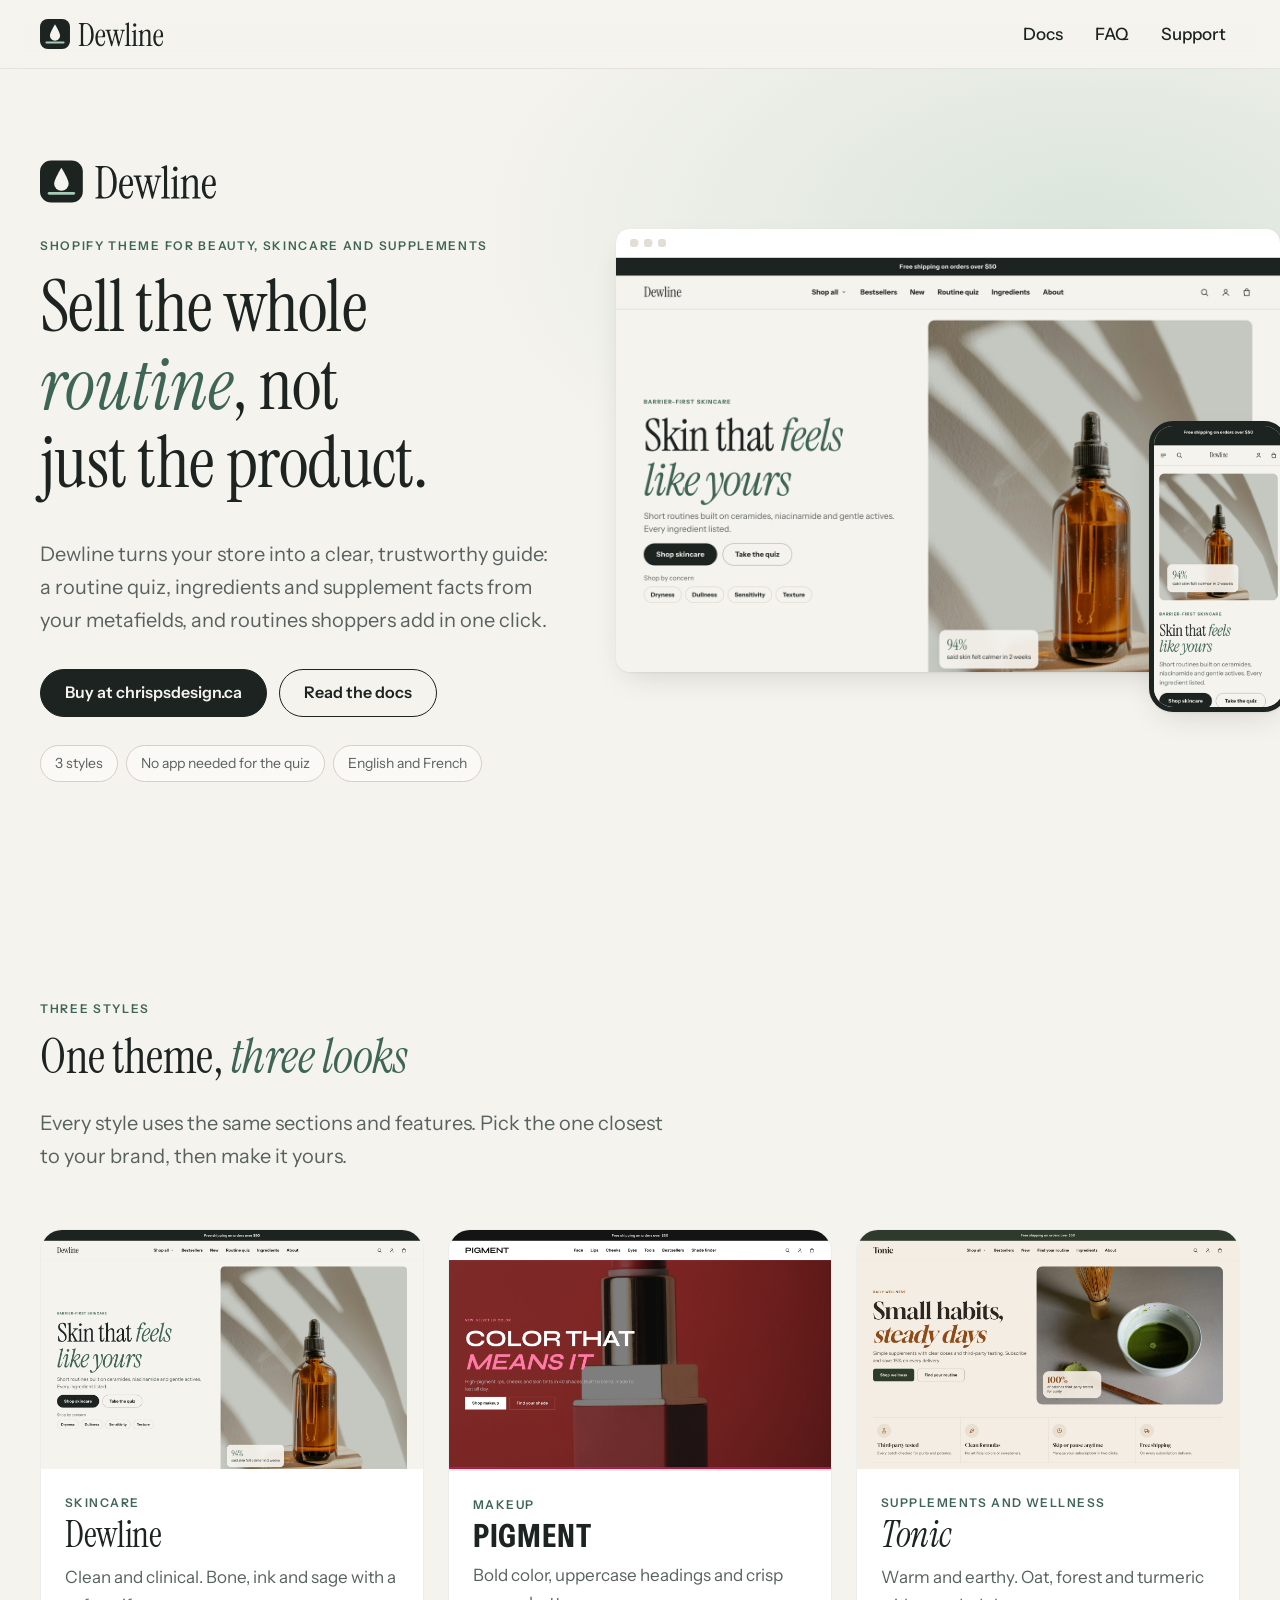
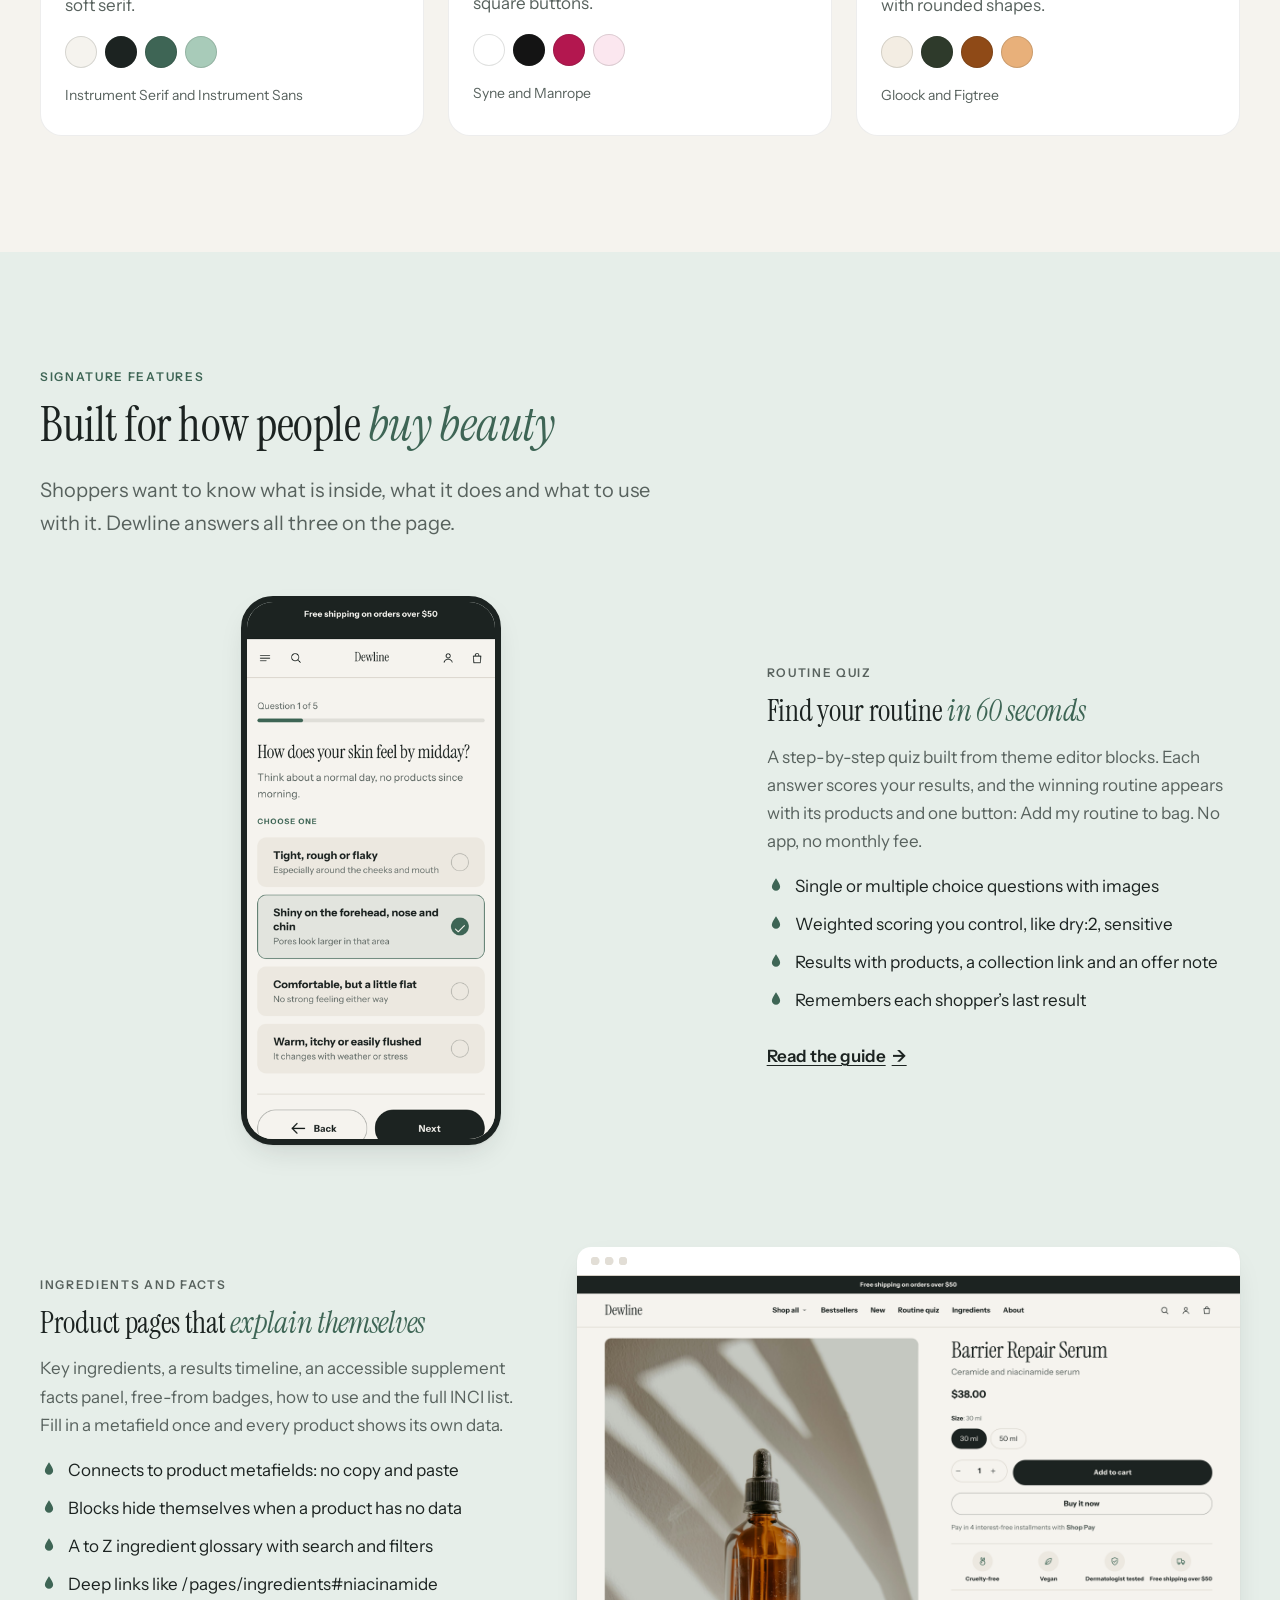
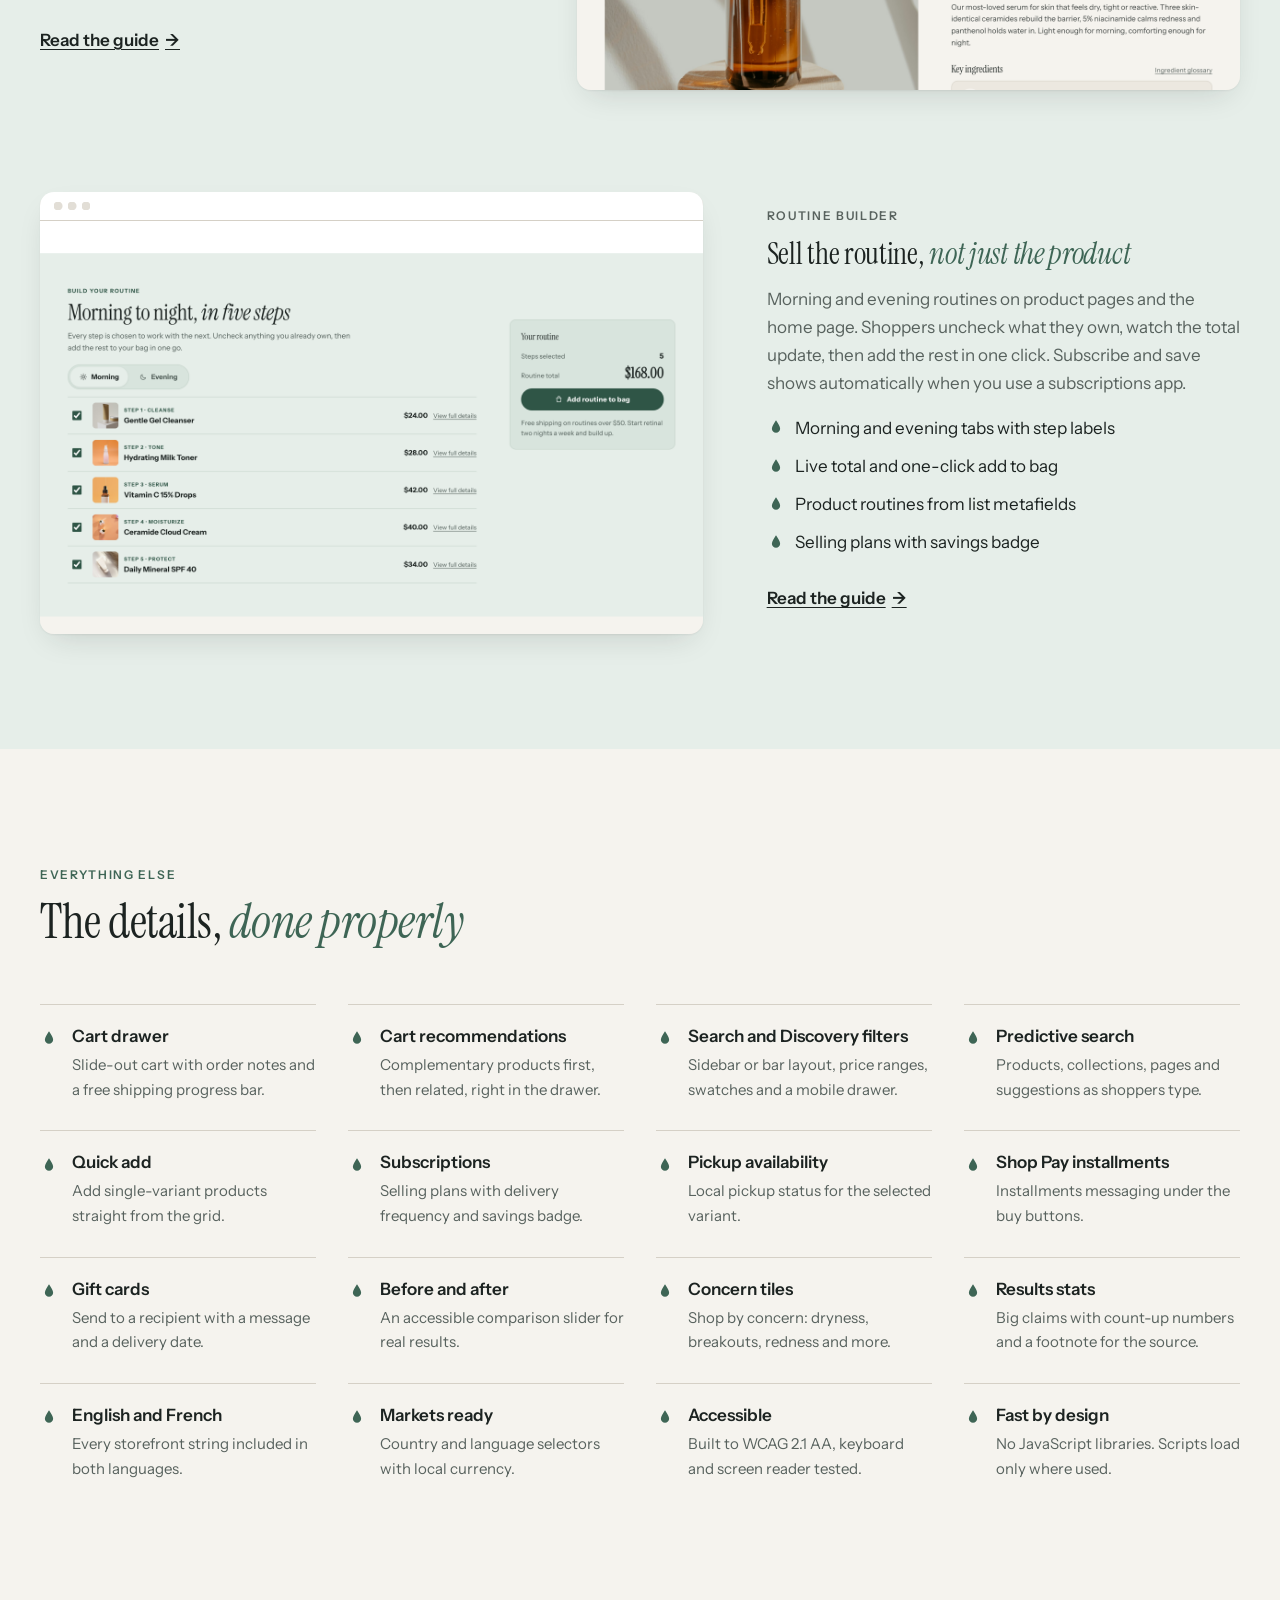
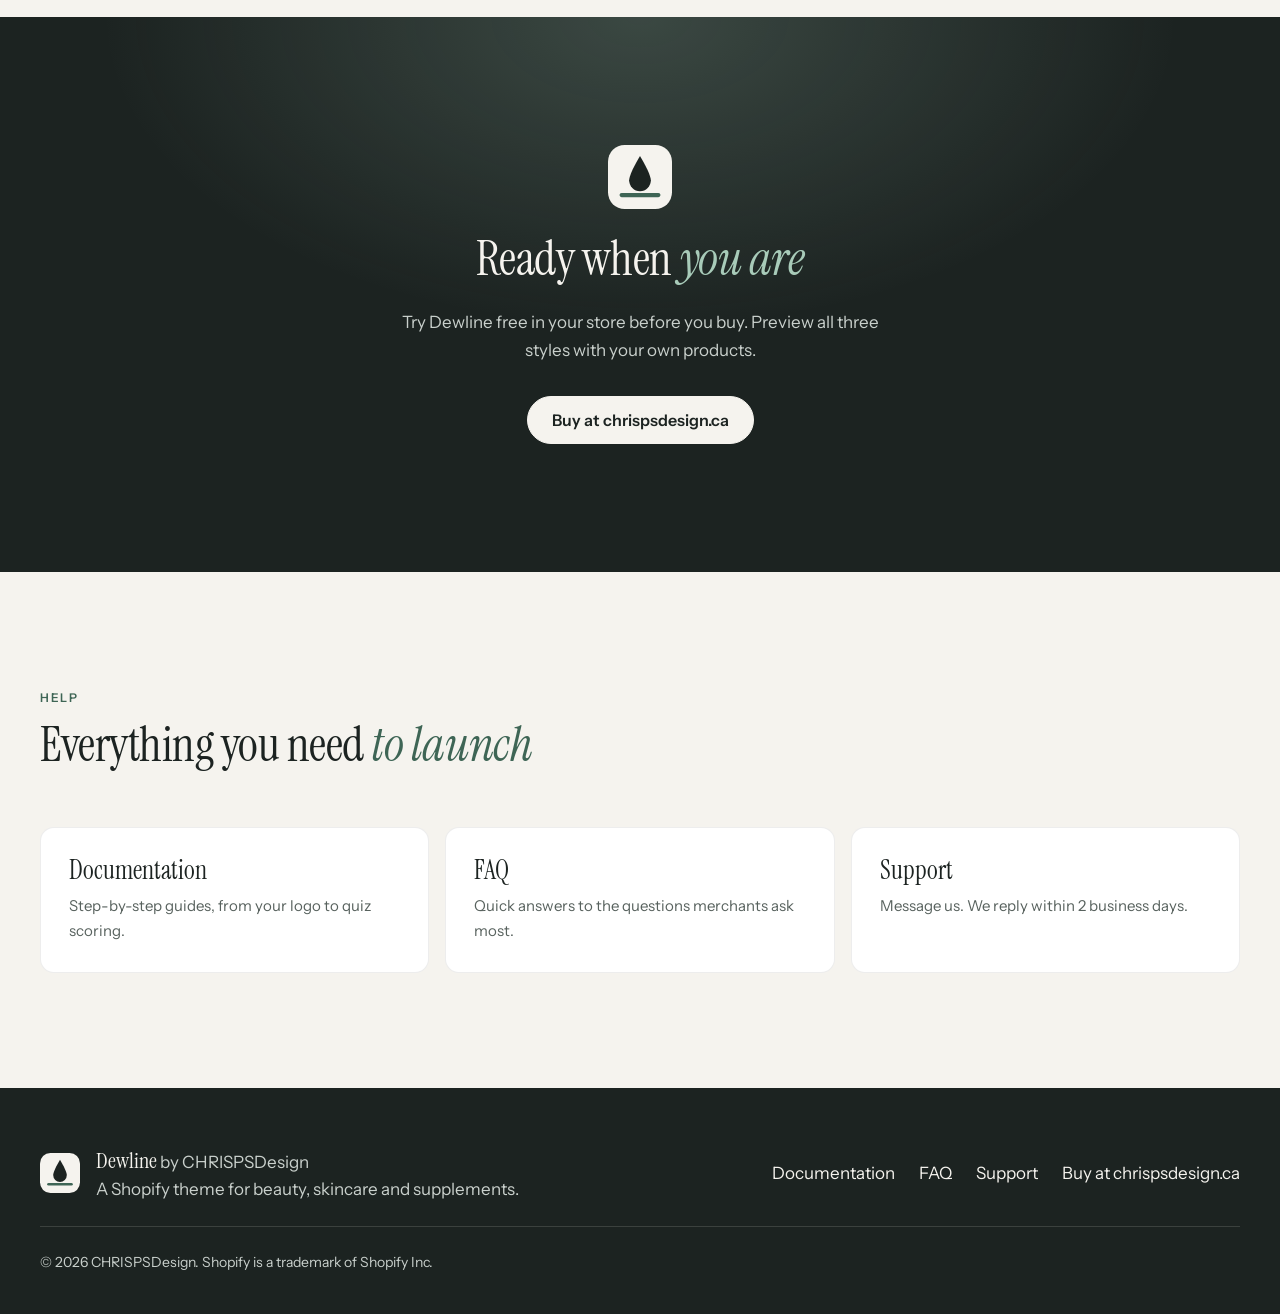
<file: index.html>
<!doctype html>
<html lang="en">
<head>
<meta charset="utf-8">
<meta name="viewport" content="width=device-width, initial-scale=1">
<title>Dewline | Shopify theme for beauty, skincare and supplements</title>
<meta name="description" content="Dewline is a Shopify theme for beauty, skincare and supplements stores, with a routine quiz, ingredient and supplement facts, and a routine builder.">
<meta name="theme-color" content="#F5F3EE">
<link rel="icon" href="assets/dewline-mark.svg" type="image/svg+xml">
<link rel="preload" href="assets/fonts/instrument-serif.ttf" as="font" type="font/ttf" crossorigin>
<link rel="stylesheet" href="assets/site.css">
</head>
<body class="page-home">
<a class="skip" href="#main">Skip to content</a>
<header class="site-header">
  <div class="wrap site-header__bar">
    <a class="brand" href="index.html"><img src="assets/dewline-lockup.svg" width="126" height="32" alt="Dewline home"></a>
    <nav aria-label="Main"><ul class="site-nav"><li><a href="docs/index.html">Docs</a></li><li><a href="faq.html">FAQ</a></li><li><a href="support.html">Support</a></li></ul></nav>
  </div>
</header>
<main id="main" tabindex="-1">
<section class="hero">
  <div class="wrap hero__grid">
    <div class="hero__copy">
      <img class="hero__logo" src="assets/dewline-lockup.svg" width="236" height="60" alt="Dewline">
      <p class="eyebrow">Shopify theme for beauty, skincare and supplements</p>
      <h1>Sell the whole <em>routine</em>, not just the product.</h1>
      <p class="lede">Dewline turns your store into a clear, trustworthy guide: a routine quiz, ingredients and supplement facts from your metafields, and routines shoppers add in one click.</p>
      <div class="actions">
                <a class="btn" href="https://chrispsdesign.ca/themes/">Buy at chrispsdesign.ca</a>
        <a class="btn btn--ghost" href="docs/index.html">Read the docs</a>
      </div>
      <ul class="hero__facts" aria-label="At a glance">
        <li>3 styles</li><li>No app needed for the quiz</li><li>English and French</li>
      </ul>
    </div>
    <div class="hero__media">
      <figure class="shot shot--browser"><img src="assets/screens/home-desktop.png" alt="Dewline home page on desktop" width="1440" height="900" loading="lazy" decoding="async"></figure>
      <figure class="shot shot--phone hero__phone"><img src="assets/screens/home-mobile.png" alt="Dewline home page on a phone" width="390" height="844" loading="lazy" decoding="async"></figure>
    </div>
  </div>
</section>

<section class="section" aria-labelledby="styles-h">
  <div class="wrap">
    <div class="section__head">
      <p class="eyebrow">Three styles</p>
      <h2 id="styles-h">One theme, <em>three looks</em></h2>
      <p class="lede">Every style uses the same sections and features. Pick the one closest to your brand, then make it yours.</p>
    </div>
    <ul class="styles"><li class="style style--dewline">
      <figure class="shot shot--card"><img src="assets/screens/style-dewline.png" alt="Dewline style home page" width="1200" height="900" loading="lazy" decoding="async"></figure>
      <div class="style__body">
        <p class="style__for">Skincare</p>
        <h3 class="style__name">Dewline</h3>
        <p>Clean and clinical. Bone, ink and sage with a soft serif.</p>
        <ul class="swatches" aria-label="Dewline colors"><li style="--c:#F5F3EE"><span class="sr">#F5F3EE</span></li><li style="--c:#1C2321"><span class="sr">#1C2321</span></li><li style="--c:#3E6555"><span class="sr">#3E6555</span></li><li style="--c:#A8CBB9"><span class="sr">#A8CBB9</span></li></ul>
        <p class="style__fonts">Instrument Serif and Instrument Sans</p>
      </div>
    </li><li class="style style--pigment">
      <figure class="shot shot--card"><img src="assets/screens/style-pigment.png" alt="Pigment style home page" width="1200" height="900" loading="lazy" decoding="async"></figure>
      <div class="style__body">
        <p class="style__for">Makeup</p>
        <h3 class="style__name">Pigment</h3>
        <p>Bold color, uppercase headings and crisp square buttons.</p>
        <ul class="swatches" aria-label="Pigment colors"><li style="--c:#FFFFFF"><span class="sr">#FFFFFF</span></li><li style="--c:#141414"><span class="sr">#141414</span></li><li style="--c:#B3174F"><span class="sr">#B3174F</span></li><li style="--c:#FBE7EF"><span class="sr">#FBE7EF</span></li></ul>
        <p class="style__fonts">Syne and Manrope</p>
      </div>
    </li><li class="style style--tonic">
      <figure class="shot shot--card"><img src="assets/screens/style-tonic.png" alt="Tonic style home page" width="1200" height="900" loading="lazy" decoding="async"></figure>
      <div class="style__body">
        <p class="style__for">Supplements and wellness</p>
        <h3 class="style__name">Tonic</h3>
        <p>Warm and earthy. Oat, forest and turmeric with rounded shapes.</p>
        <ul class="swatches" aria-label="Tonic colors"><li style="--c:#F3EDE3"><span class="sr">#F3EDE3</span></li><li style="--c:#2E3A2B"><span class="sr">#2E3A2B</span></li><li style="--c:#8F4A17"><span class="sr">#8F4A17</span></li><li style="--c:#E8B07A"><span class="sr">#E8B07A</span></li></ul>
        <p class="style__fonts">Gloock and Figtree</p>
      </div>
    </li></ul>
  </div>
</section>

<section class="section section--mist" aria-labelledby="sig-h">
  <div class="wrap">
    <div class="section__head">
      <p class="eyebrow">Signature features</p>
      <h2 id="sig-h">Built for how people <em>buy beauty</em></h2>
      <p class="lede">Shoppers want to know what is inside, what it does and what to use with it. Dewline answers all three on the page.</p>
    </div>
    <div class="features"><article class="feature">
      <div class="feature__media"><figure class="shot shot--phone"><img src="assets/screens/quiz-mobile.png" alt="Routine quiz result on a phone" width="390" height="844" loading="lazy" decoding="async"></figure></div>
      <div class="feature__body">
        <p class="eyebrow">Routine quiz</p>
        <h3>Find your routine <em>in 60 seconds</em></h3>
        <p>A step-by-step quiz built from theme editor blocks. Each answer scores your results, and the winning routine appears with its products and one button: Add my routine to bag. No app, no monthly fee.</p>
        <ul class="ticks"><li><svg class="drop" viewBox="0 0 24 24" aria-hidden="true" focusable="false"><path d="M12 3c3 5 5.5 8.6 5.5 11.2a5.5 5.5 0 0 1-11 0C6.5 11.6 9 8 12 3Z"/></svg>Single or multiple choice questions with images</li><li><svg class="drop" viewBox="0 0 24 24" aria-hidden="true" focusable="false"><path d="M12 3c3 5 5.5 8.6 5.5 11.2a5.5 5.5 0 0 1-11 0C6.5 11.6 9 8 12 3Z"/></svg>Weighted scoring you control, like dry:2, sensitive</li><li><svg class="drop" viewBox="0 0 24 24" aria-hidden="true" focusable="false"><path d="M12 3c3 5 5.5 8.6 5.5 11.2a5.5 5.5 0 0 1-11 0C6.5 11.6 9 8 12 3Z"/></svg>Results with products, a collection link and an offer note</li><li><svg class="drop" viewBox="0 0 24 24" aria-hidden="true" focusable="false"><path d="M12 3c3 5 5.5 8.6 5.5 11.2a5.5 5.5 0 0 1-11 0C6.5 11.6 9 8 12 3Z"/></svg>Remembers each shopper’s last result</li></ul>
        <a class="link-arrow" href="docs/routine-quiz.html">Read the guide<span class="sr"> for routine quiz</span></a>
      </div>
    </article><article class="feature feature--flip">
      <div class="feature__media"><figure class="shot shot--browser"><img src="assets/screens/product-desktop.png" alt="Product page with key ingredients and results timeline" width="1440" height="900" loading="lazy" decoding="async"></figure></div>
      <div class="feature__body">
        <p class="eyebrow">Ingredients and facts</p>
        <h3>Product pages that <em>explain themselves</em></h3>
        <p>Key ingredients, a results timeline, an accessible supplement facts panel, free-from badges, how to use and the full INCI list. Fill in a metafield once and every product shows its own data.</p>
        <ul class="ticks"><li><svg class="drop" viewBox="0 0 24 24" aria-hidden="true" focusable="false"><path d="M12 3c3 5 5.5 8.6 5.5 11.2a5.5 5.5 0 0 1-11 0C6.5 11.6 9 8 12 3Z"/></svg>Connects to product metafields: no copy and paste</li><li><svg class="drop" viewBox="0 0 24 24" aria-hidden="true" focusable="false"><path d="M12 3c3 5 5.5 8.6 5.5 11.2a5.5 5.5 0 0 1-11 0C6.5 11.6 9 8 12 3Z"/></svg>Blocks hide themselves when a product has no data</li><li><svg class="drop" viewBox="0 0 24 24" aria-hidden="true" focusable="false"><path d="M12 3c3 5 5.5 8.6 5.5 11.2a5.5 5.5 0 0 1-11 0C6.5 11.6 9 8 12 3Z"/></svg>A to Z ingredient glossary with search and filters</li><li><svg class="drop" viewBox="0 0 24 24" aria-hidden="true" focusable="false"><path d="M12 3c3 5 5.5 8.6 5.5 11.2a5.5 5.5 0 0 1-11 0C6.5 11.6 9 8 12 3Z"/></svg>Deep links like /pages/ingredients#niacinamide</li></ul>
        <a class="link-arrow" href="docs/product-data.html">Read the guide<span class="sr"> for ingredients and facts</span></a>
      </div>
    </article><article class="feature">
      <div class="feature__media"><figure class="shot shot--browser"><img src="assets/screens/routine-desktop.png" alt="Home page routine builder with morning and evening tabs" width="1440" height="900" loading="lazy" decoding="async"></figure></div>
      <div class="feature__body">
        <p class="eyebrow">Routine builder</p>
        <h3>Sell the routine, <em>not just the product</em></h3>
        <p>Morning and evening routines on product pages and the home page. Shoppers uncheck what they own, watch the total update, then add the rest in one click. Subscribe and save shows automatically when you use a subscriptions app.</p>
        <ul class="ticks"><li><svg class="drop" viewBox="0 0 24 24" aria-hidden="true" focusable="false"><path d="M12 3c3 5 5.5 8.6 5.5 11.2a5.5 5.5 0 0 1-11 0C6.5 11.6 9 8 12 3Z"/></svg>Morning and evening tabs with step labels</li><li><svg class="drop" viewBox="0 0 24 24" aria-hidden="true" focusable="false"><path d="M12 3c3 5 5.5 8.6 5.5 11.2a5.5 5.5 0 0 1-11 0C6.5 11.6 9 8 12 3Z"/></svg>Live total and one-click add to bag</li><li><svg class="drop" viewBox="0 0 24 24" aria-hidden="true" focusable="false"><path d="M12 3c3 5 5.5 8.6 5.5 11.2a5.5 5.5 0 0 1-11 0C6.5 11.6 9 8 12 3Z"/></svg>Product routines from list metafields</li><li><svg class="drop" viewBox="0 0 24 24" aria-hidden="true" focusable="false"><path d="M12 3c3 5 5.5 8.6 5.5 11.2a5.5 5.5 0 0 1-11 0C6.5 11.6 9 8 12 3Z"/></svg>Selling plans with savings badge</li></ul>
        <a class="link-arrow" href="docs/routines.html">Read the guide<span class="sr"> for routine builder</span></a>
      </div>
    </article></div>
  </div>
</section>

<section class="section" aria-labelledby="all-h">
  <div class="wrap">
    <div class="section__head">
      <p class="eyebrow">Everything else</p>
      <h2 id="all-h">The details, <em>done properly</em></h2>
    </div>
    <ul class="feature-list"><li><svg class="drop" viewBox="0 0 24 24" aria-hidden="true" focusable="false"><path d="M12 3c3 5 5.5 8.6 5.5 11.2a5.5 5.5 0 0 1-11 0C6.5 11.6 9 8 12 3Z"/></svg><div><h3>Cart drawer</h3><p>Slide-out cart with order notes and a free shipping progress bar.</p></div></li><li><svg class="drop" viewBox="0 0 24 24" aria-hidden="true" focusable="false"><path d="M12 3c3 5 5.5 8.6 5.5 11.2a5.5 5.5 0 0 1-11 0C6.5 11.6 9 8 12 3Z"/></svg><div><h3>Cart recommendations</h3><p>Complementary products first, then related, right in the drawer.</p></div></li><li><svg class="drop" viewBox="0 0 24 24" aria-hidden="true" focusable="false"><path d="M12 3c3 5 5.5 8.6 5.5 11.2a5.5 5.5 0 0 1-11 0C6.5 11.6 9 8 12 3Z"/></svg><div><h3>Search and Discovery filters</h3><p>Sidebar or bar layout, price ranges, swatches and a mobile drawer.</p></div></li><li><svg class="drop" viewBox="0 0 24 24" aria-hidden="true" focusable="false"><path d="M12 3c3 5 5.5 8.6 5.5 11.2a5.5 5.5 0 0 1-11 0C6.5 11.6 9 8 12 3Z"/></svg><div><h3>Predictive search</h3><p>Products, collections, pages and suggestions as shoppers type.</p></div></li><li><svg class="drop" viewBox="0 0 24 24" aria-hidden="true" focusable="false"><path d="M12 3c3 5 5.5 8.6 5.5 11.2a5.5 5.5 0 0 1-11 0C6.5 11.6 9 8 12 3Z"/></svg><div><h3>Quick add</h3><p>Add single-variant products straight from the grid.</p></div></li><li><svg class="drop" viewBox="0 0 24 24" aria-hidden="true" focusable="false"><path d="M12 3c3 5 5.5 8.6 5.5 11.2a5.5 5.5 0 0 1-11 0C6.5 11.6 9 8 12 3Z"/></svg><div><h3>Subscriptions</h3><p>Selling plans with delivery frequency and savings badge.</p></div></li><li><svg class="drop" viewBox="0 0 24 24" aria-hidden="true" focusable="false"><path d="M12 3c3 5 5.5 8.6 5.5 11.2a5.5 5.5 0 0 1-11 0C6.5 11.6 9 8 12 3Z"/></svg><div><h3>Pickup availability</h3><p>Local pickup status for the selected variant.</p></div></li><li><svg class="drop" viewBox="0 0 24 24" aria-hidden="true" focusable="false"><path d="M12 3c3 5 5.5 8.6 5.5 11.2a5.5 5.5 0 0 1-11 0C6.5 11.6 9 8 12 3Z"/></svg><div><h3>Shop Pay installments</h3><p>Installments messaging under the buy buttons.</p></div></li><li><svg class="drop" viewBox="0 0 24 24" aria-hidden="true" focusable="false"><path d="M12 3c3 5 5.5 8.6 5.5 11.2a5.5 5.5 0 0 1-11 0C6.5 11.6 9 8 12 3Z"/></svg><div><h3>Gift cards</h3><p>Send to a recipient with a message and a delivery date.</p></div></li><li><svg class="drop" viewBox="0 0 24 24" aria-hidden="true" focusable="false"><path d="M12 3c3 5 5.5 8.6 5.5 11.2a5.5 5.5 0 0 1-11 0C6.5 11.6 9 8 12 3Z"/></svg><div><h3>Before and after</h3><p>An accessible comparison slider for real results.</p></div></li><li><svg class="drop" viewBox="0 0 24 24" aria-hidden="true" focusable="false"><path d="M12 3c3 5 5.5 8.6 5.5 11.2a5.5 5.5 0 0 1-11 0C6.5 11.6 9 8 12 3Z"/></svg><div><h3>Concern tiles</h3><p>Shop by concern: dryness, breakouts, redness and more.</p></div></li><li><svg class="drop" viewBox="0 0 24 24" aria-hidden="true" focusable="false"><path d="M12 3c3 5 5.5 8.6 5.5 11.2a5.5 5.5 0 0 1-11 0C6.5 11.6 9 8 12 3Z"/></svg><div><h3>Results stats</h3><p>Big claims with count-up numbers and a footnote for the source.</p></div></li><li><svg class="drop" viewBox="0 0 24 24" aria-hidden="true" focusable="false"><path d="M12 3c3 5 5.5 8.6 5.5 11.2a5.5 5.5 0 0 1-11 0C6.5 11.6 9 8 12 3Z"/></svg><div><h3>English and French</h3><p>Every storefront string included in both languages.</p></div></li><li><svg class="drop" viewBox="0 0 24 24" aria-hidden="true" focusable="false"><path d="M12 3c3 5 5.5 8.6 5.5 11.2a5.5 5.5 0 0 1-11 0C6.5 11.6 9 8 12 3Z"/></svg><div><h3>Markets ready</h3><p>Country and language selectors with local currency.</p></div></li><li><svg class="drop" viewBox="0 0 24 24" aria-hidden="true" focusable="false"><path d="M12 3c3 5 5.5 8.6 5.5 11.2a5.5 5.5 0 0 1-11 0C6.5 11.6 9 8 12 3Z"/></svg><div><h3>Accessible</h3><p>Built to WCAG 2.1 AA, keyboard and screen reader tested.</p></div></li><li><svg class="drop" viewBox="0 0 24 24" aria-hidden="true" focusable="false"><path d="M12 3c3 5 5.5 8.6 5.5 11.2a5.5 5.5 0 0 1-11 0C6.5 11.6 9 8 12 3Z"/></svg><div><h3>Fast by design</h3><p>No JavaScript libraries. Scripts load only where used.</p></div></li></ul>
  </div>
</section>

<section class="cta" aria-labelledby="cta-h">
  <div class="wrap cta__inner">
    <img src="assets/dewline-mark-light.svg" width="64" height="64" alt="">
    <h2 id="cta-h">Ready when <em>you are</em></h2>
    <p>Try Dewline free in your store before you buy. Preview all three styles with your own products.</p>
        <a class="btn btn--light" href="https://chrispsdesign.ca/themes/">Buy at chrispsdesign.ca</a>
  </div>
</section>

<section class="section" aria-labelledby="help-h">
  <div class="wrap">
    <div class="section__head">
      <p class="eyebrow">Help</p>
      <h2 id="help-h">Everything you need <em>to launch</em></h2>
    </div>
    <ul class="help">
      <li><a class="card" href="docs/index.html"><span class="card__title">Documentation</span><span class="card__text">Step-by-step guides, from your logo to quiz scoring.</span></a></li>
      <li><a class="card" href="faq.html"><span class="card__title">FAQ</span><span class="card__text">Quick answers to the questions merchants ask most.</span></a></li>
      <li><a class="card" href="support.html"><span class="card__title">Support</span><span class="card__text">Message us. We reply within 2 business days.</span></a></li>
    </ul>
  </div>
</section>
</main>
<footer class="site-footer">
  <div class="wrap site-footer__inner">
    <div class="site-footer__brand">
      <img src="assets/dewline-mark-light.svg" width="40" height="40" alt="">
      <p><strong>Dewline</strong> by CHRISPSDesign<br><span>A Shopify theme for beauty, skincare and supplements.</span></p>
    </div>
    <nav aria-label="Footer"><ul class="site-footer__links">
      <li><a href="docs/index.html">Documentation</a></li>
      <li><a href="faq.html">FAQ</a></li>
      <li><a href="support.html">Support</a></li>
      <li><a href="https://chrispsdesign.ca/themes/">Buy at chrispsdesign.ca</a></li>
    </ul></nav>
    <p class="site-footer__legal">© 2026 CHRISPSDesign. Shopify is a trademark of Shopify Inc.</p>
  </div>
</footer>

</body>
</html>
</file>
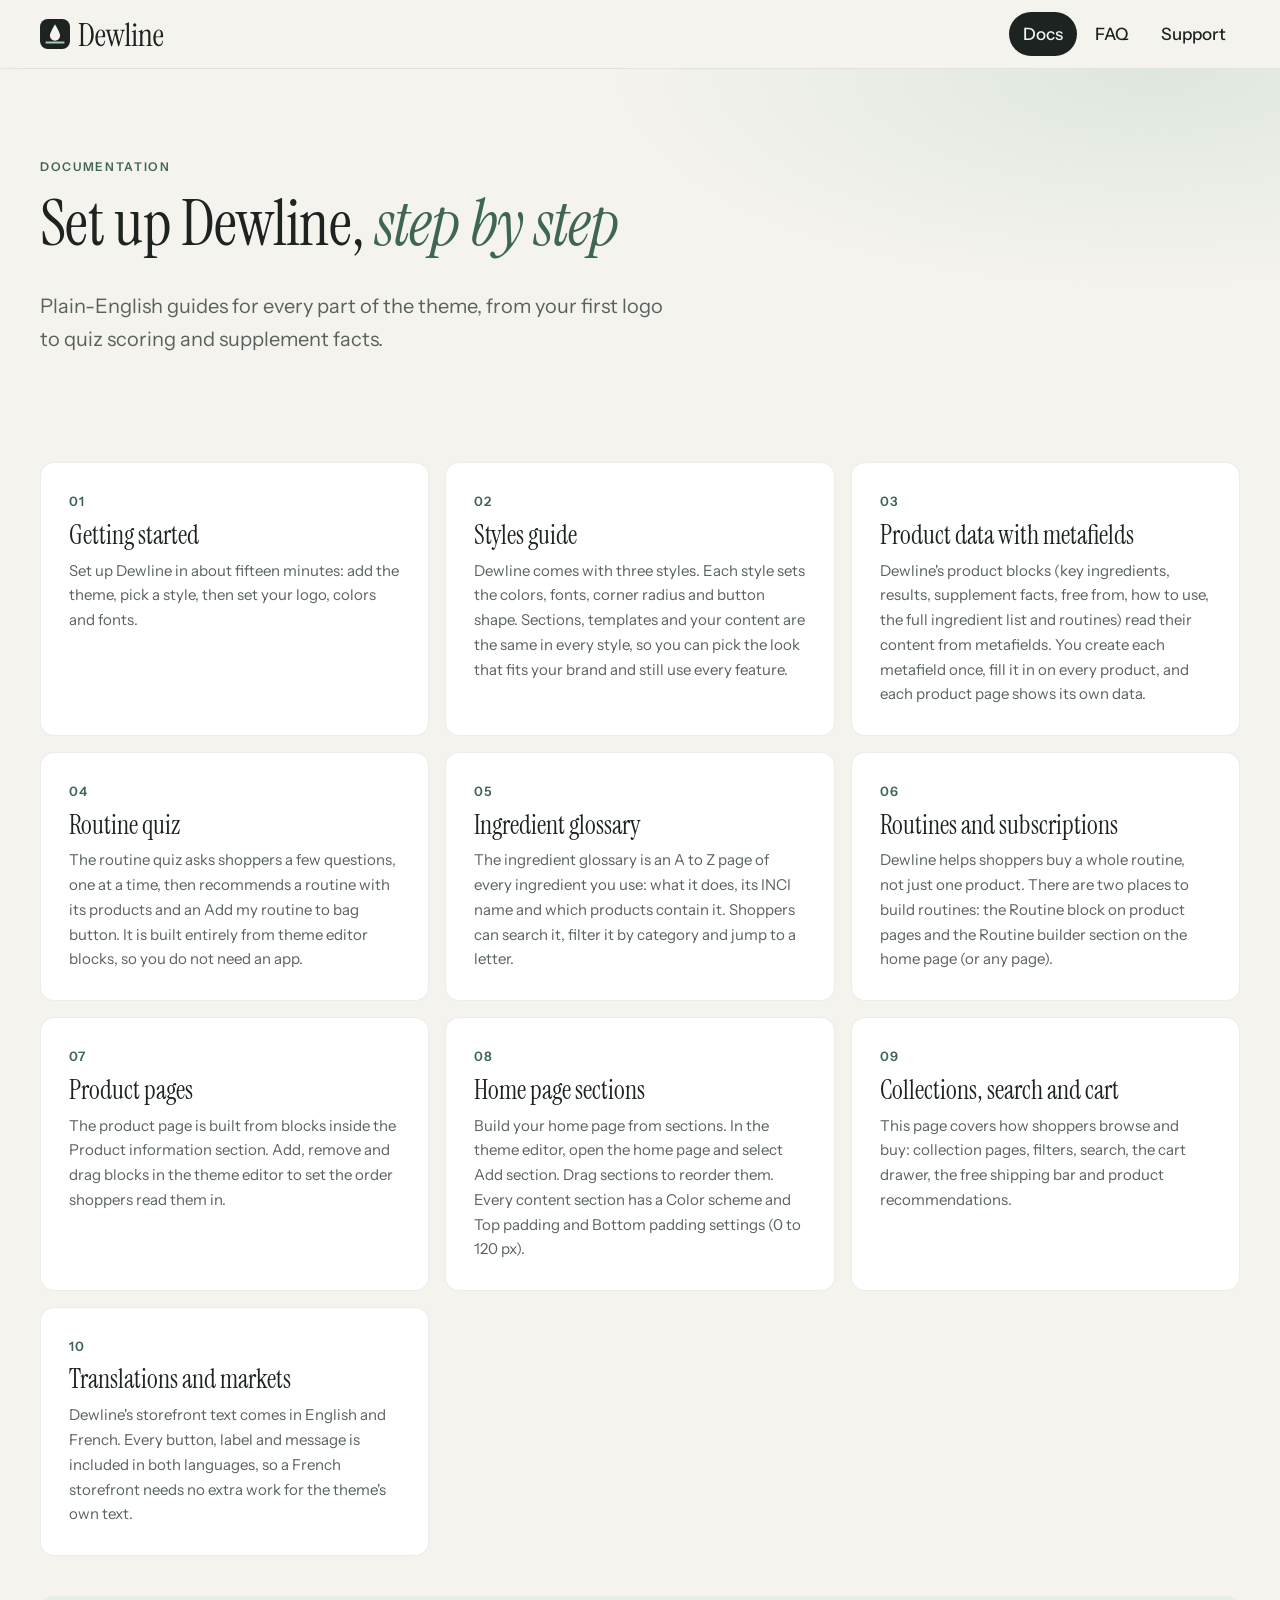
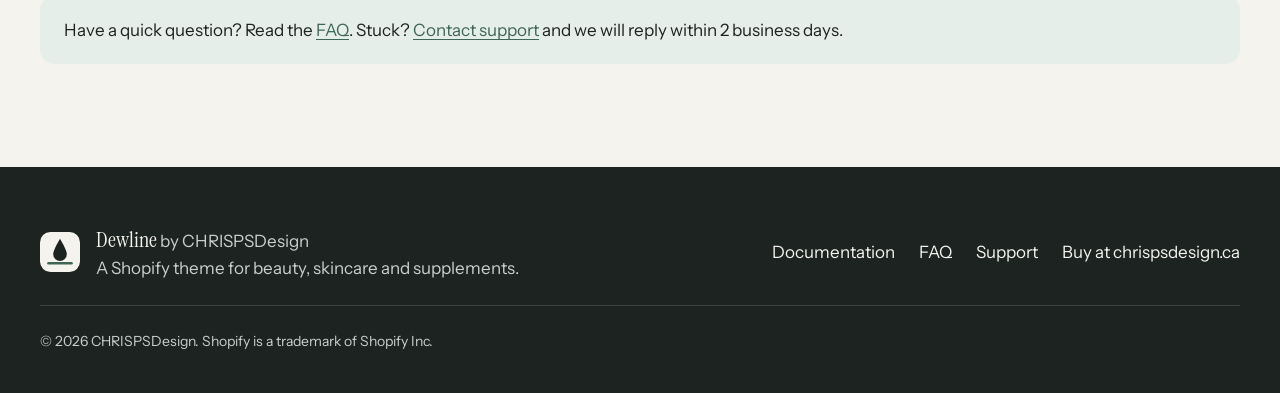
<file: docs/index.html>
<!doctype html>
<html lang="en">
<head>
<meta charset="utf-8">
<meta name="viewport" content="width=device-width, initial-scale=1">
<title>Dewline documentation</title>
<meta name="description" content="Guides for setting up and customizing the Dewline Shopify theme.">
<meta name="theme-color" content="#F5F3EE">
<link rel="icon" href="../assets/dewline-mark.svg" type="image/svg+xml">
<link rel="preload" href="../assets/fonts/instrument-serif.ttf" as="font" type="font/ttf" crossorigin>
<link rel="stylesheet" href="../assets/site.css">
</head>
<body class="">
<a class="skip" href="#main">Skip to content</a>
<header class="site-header">
  <div class="wrap site-header__bar">
    <a class="brand" href="../index.html"><img src="../assets/dewline-lockup.svg" width="126" height="32" alt="Dewline home"></a>
    <nav aria-label="Main"><ul class="site-nav"><li><a href="../docs/index.html" aria-current="page">Docs</a></li><li><a href="../faq.html">FAQ</a></li><li><a href="../support.html">Support</a></li></ul></nav>
  </div>
</header>
<main id="main" tabindex="-1">
<section class="page-hero">
  <div class="wrap">
    <p class="eyebrow">Documentation</p>
    <h1>Set up Dewline, <em>step by step</em></h1>
    <p class="lede">Plain-English guides for every part of the theme, from your first logo to quiz scoring and supplement facts.</p>
  </div>
</section>
<section class="wrap section-tight" aria-label="All guides">
  <ol class="card-grid"><li><a class="card" href="getting-started.html"><span class="card__num">01</span><span class="card__title">Getting started</span><span class="card__text">Set up Dewline in about fifteen minutes: add the theme, pick a style, then set your logo, colors and fonts.</span></a></li><li><a class="card" href="styles.html"><span class="card__num">02</span><span class="card__title">Styles guide</span><span class="card__text">Dewline comes with three styles. Each style sets the colors, fonts, corner radius and button shape. Sections, templates and your content are the same in every style, so you can pick the look that fits your brand and still use every feature.</span></a></li><li><a class="card" href="product-data.html"><span class="card__num">03</span><span class="card__title">Product data with metafields</span><span class="card__text">Dewline's product blocks (key ingredients, results, supplement facts, free from, how to use, the full ingredient list and routines) read their content from metafields. You create each metafield once, fill it in on every product, and each product page shows its own data.</span></a></li><li><a class="card" href="routine-quiz.html"><span class="card__num">04</span><span class="card__title">Routine quiz</span><span class="card__text">The routine quiz asks shoppers a few questions, one at a time, then recommends a routine with its products and an Add my routine to bag button. It is built entirely from theme editor blocks, so you do not need an app.</span></a></li><li><a class="card" href="ingredient-glossary.html"><span class="card__num">05</span><span class="card__title">Ingredient glossary</span><span class="card__text">The ingredient glossary is an A to Z page of every ingredient you use: what it does, its INCI name and which products contain it. Shoppers can search it, filter it by category and jump to a letter.</span></a></li><li><a class="card" href="routines.html"><span class="card__num">06</span><span class="card__title">Routines and subscriptions</span><span class="card__text">Dewline helps shoppers buy a whole routine, not just one product. There are two places to build routines: the Routine block on product pages and the Routine builder section on the home page (or any page).</span></a></li><li><a class="card" href="product-pages.html"><span class="card__num">07</span><span class="card__title">Product pages</span><span class="card__text">The product page is built from blocks inside the Product information section. Add, remove and drag blocks in the theme editor to set the order shoppers read them in.</span></a></li><li><a class="card" href="home-page.html"><span class="card__num">08</span><span class="card__title">Home page sections</span><span class="card__text">Build your home page from sections. In the theme editor, open the home page and select Add section. Drag sections to reorder them. Every content section has a Color scheme and Top padding and Bottom padding settings (0 to 120 px).</span></a></li><li><a class="card" href="collections-search-cart.html"><span class="card__num">09</span><span class="card__title">Collections, search and cart</span><span class="card__text">This page covers how shoppers browse and buy: collection pages, filters, search, the cart drawer, the free shipping bar and product recommendations.</span></a></li><li><a class="card" href="translations-markets.html"><span class="card__num">10</span><span class="card__title">Translations and markets</span><span class="card__text">Dewline's storefront text comes in English and French. Every button, label and message is included in both languages, so a French storefront needs no extra work for the theme's own text.</span></a></li></ol>
  <div class="help-strip">
    <p>Have a quick question? Read the <a href="../faq.html">FAQ</a>. Stuck? <a href="../support.html">Contact support</a> and we will reply within 2 business days.</p>
  </div>
</section>
</main>
<footer class="site-footer">
  <div class="wrap site-footer__inner">
    <div class="site-footer__brand">
      <img src="../assets/dewline-mark-light.svg" width="40" height="40" alt="">
      <p><strong>Dewline</strong> by CHRISPSDesign<br><span>A Shopify theme for beauty, skincare and supplements.</span></p>
    </div>
    <nav aria-label="Footer"><ul class="site-footer__links">
      <li><a href="../docs/index.html">Documentation</a></li>
      <li><a href="../faq.html">FAQ</a></li>
      <li><a href="../support.html">Support</a></li>
      <li><a href="https://chrispsdesign.ca/themes/">Buy at chrispsdesign.ca</a></li>
    </ul></nav>
    <p class="site-footer__legal">© 2026 CHRISPSDesign. Shopify is a trademark of Shopify Inc.</p>
  </div>
</footer>

</body>
</html>
</file>
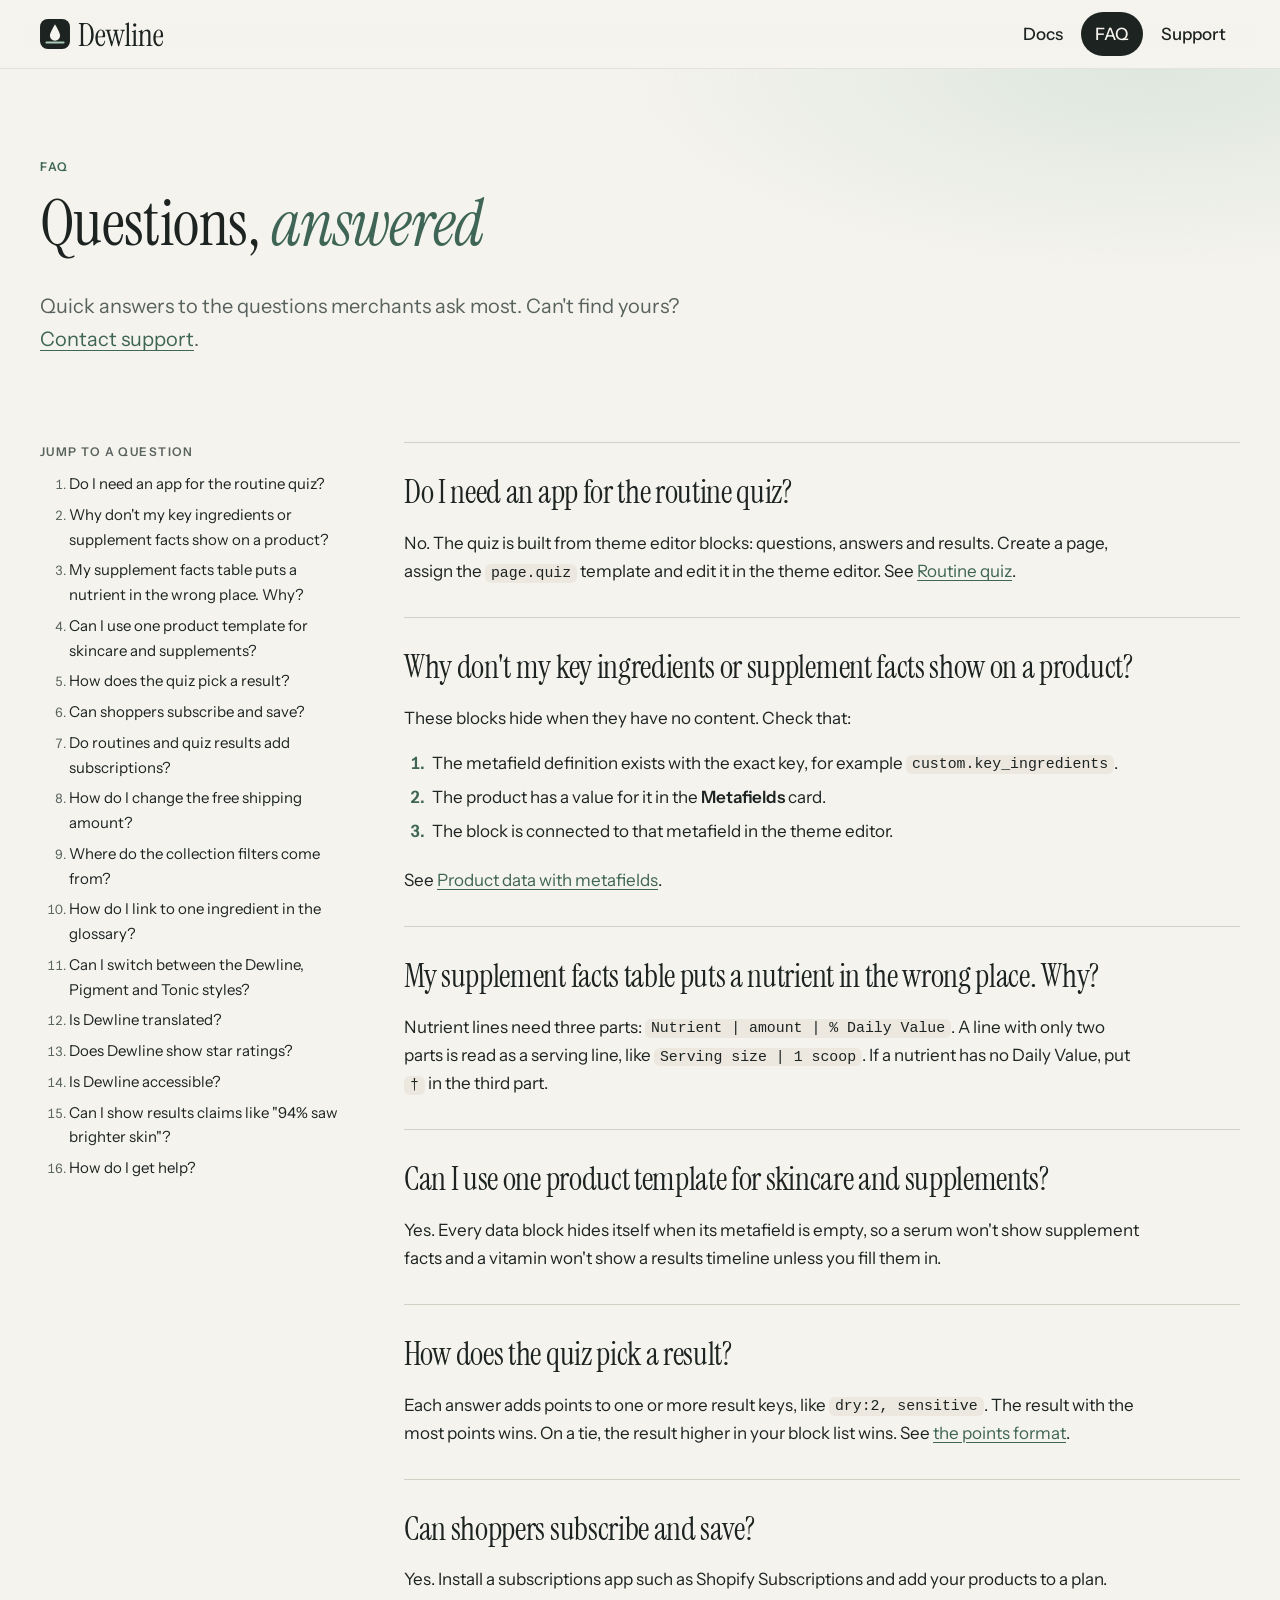
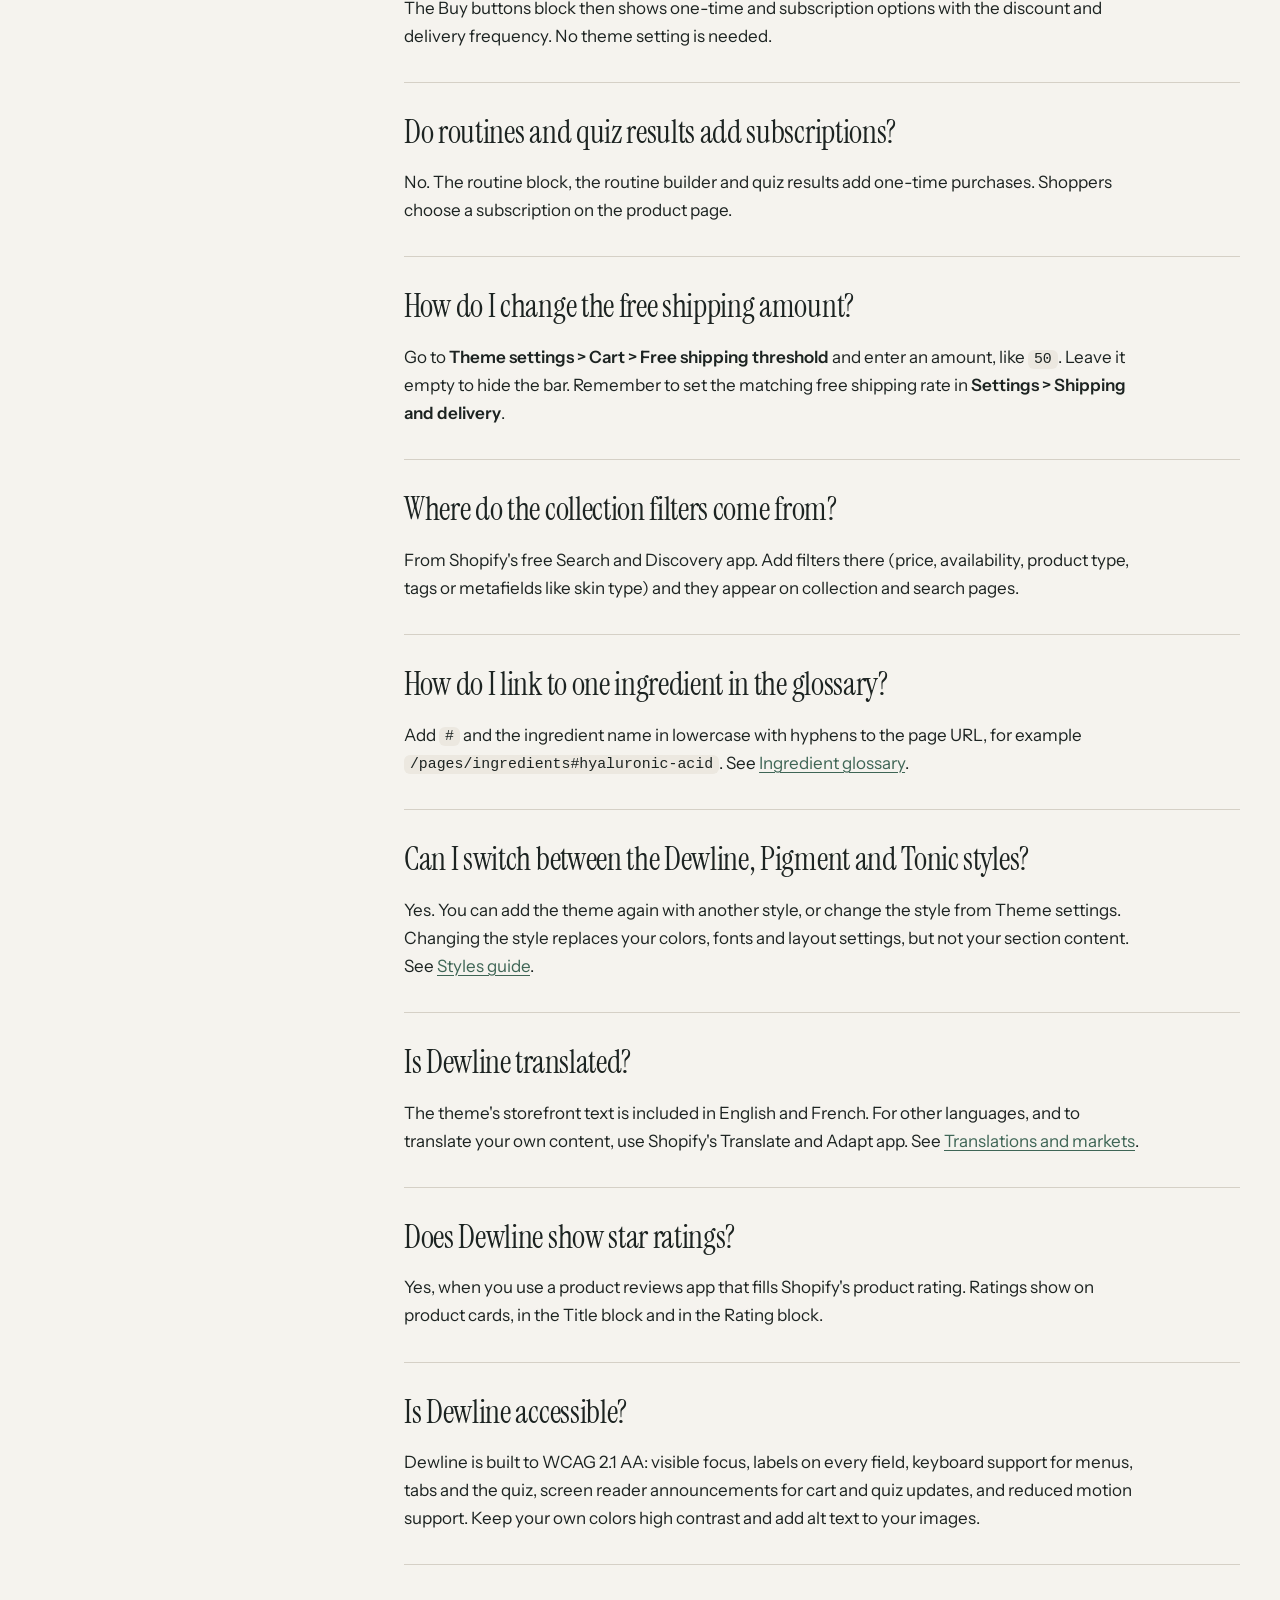
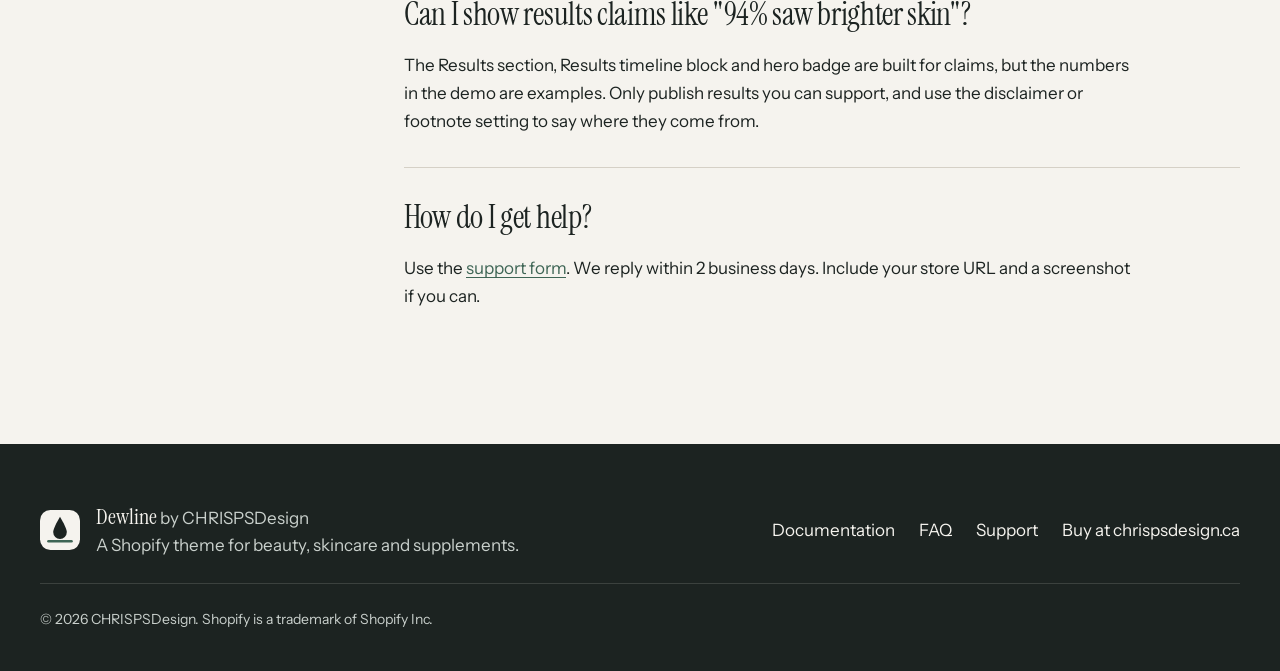
<file: faq.html>
<!doctype html>
<html lang="en">
<head>
<meta charset="utf-8">
<meta name="viewport" content="width=device-width, initial-scale=1">
<title>FAQ | Dewline</title>
<meta name="description" content="Answers to common questions about the Dewline Shopify theme.">
<meta name="theme-color" content="#F5F3EE">
<link rel="icon" href="assets/dewline-mark.svg" type="image/svg+xml">
<link rel="preload" href="assets/fonts/instrument-serif.ttf" as="font" type="font/ttf" crossorigin>
<link rel="stylesheet" href="assets/site.css">
</head>
<body class="">
<a class="skip" href="#main">Skip to content</a>
<header class="site-header">
  <div class="wrap site-header__bar">
    <a class="brand" href="index.html"><img src="assets/dewline-lockup.svg" width="126" height="32" alt="Dewline home"></a>
    <nav aria-label="Main"><ul class="site-nav"><li><a href="docs/index.html">Docs</a></li><li><a href="faq.html" aria-current="page">FAQ</a></li><li><a href="support.html">Support</a></li></ul></nav>
  </div>
</header>
<main id="main" tabindex="-1">
<section class="page-hero">
  <div class="wrap">
    <p class="eyebrow">FAQ</p>
    <h1>Questions, <em>answered</em></h1>
    <div class="lede"><p>Quick answers to the questions merchants ask most. Can&#39;t find yours? <a href="support.html">Contact support</a>.</p>
</div>
  </div>
</section>
<div class="wrap faq section-tight">
  <nav class="faq__toc" aria-label="Questions"><p class="docs__toc-title">Jump to a question</p><ol><li><a href="#do-i-need-an-app-for-the-routine-quiz">Do I need an app for the routine quiz?</a></li><li><a href="#why-don-t-my-key-ingredients-or-supplement-facts-show-on-a-product">Why don't my key ingredients or supplement facts show on a product?</a></li><li><a href="#my-supplement-facts-table-puts-a-nutrient-in-the-wrong-place-why">My supplement facts table puts a nutrient in the wrong place. Why?</a></li><li><a href="#can-i-use-one-product-template-for-skincare-and-supplements">Can I use one product template for skincare and supplements?</a></li><li><a href="#how-does-the-quiz-pick-a-result">How does the quiz pick a result?</a></li><li><a href="#can-shoppers-subscribe-and-save">Can shoppers subscribe and save?</a></li><li><a href="#do-routines-and-quiz-results-add-subscriptions">Do routines and quiz results add subscriptions?</a></li><li><a href="#how-do-i-change-the-free-shipping-amount">How do I change the free shipping amount?</a></li><li><a href="#where-do-the-collection-filters-come-from">Where do the collection filters come from?</a></li><li><a href="#how-do-i-link-to-one-ingredient-in-the-glossary">How do I link to one ingredient in the glossary?</a></li><li><a href="#can-i-switch-between-the-dewline-pigment-and-tonic-styles">Can I switch between the Dewline, Pigment and Tonic styles?</a></li><li><a href="#is-dewline-translated">Is Dewline translated?</a></li><li><a href="#does-dewline-show-star-ratings">Does Dewline show star ratings?</a></li><li><a href="#is-dewline-accessible">Is Dewline accessible?</a></li><li><a href="#can-i-show-results-claims-like-94-saw-brighter-skin">Can I show results claims like &quot;94% saw brighter skin&quot;?</a></li><li><a href="#how-do-i-get-help">How do I get help?</a></li></ol></nav>
  <div class="faq__list"><section class="faq__item" aria-labelledby="do-i-need-an-app-for-the-routine-quiz"><h2 id="do-i-need-an-app-for-the-routine-quiz">Do I need an app for the routine quiz?</h2><div class="prose"><p>No. The quiz is built from theme editor blocks: questions, answers and results. Create a page, assign the <code>page.quiz</code> template and edit it in the theme editor. See <a href="docs/routine-quiz.html">Routine quiz</a>.</p>
</div></section>
<section class="faq__item" aria-labelledby="why-don-t-my-key-ingredients-or-supplement-facts-show-on-a-product"><h2 id="why-don-t-my-key-ingredients-or-supplement-facts-show-on-a-product">Why don't my key ingredients or supplement facts show on a product?</h2><div class="prose"><p>These blocks hide when they have no content. Check that:</p>
<ol>
<li>The metafield definition exists with the exact key, for example <code>custom.key_ingredients</code>.</li>
<li>The product has a value for it in the <strong>Metafields</strong> card.</li>
<li>The block is connected to that metafield in the theme editor.</li>
</ol>
<p>See <a href="docs/product-data.html">Product data with metafields</a>.</p>
</div></section>
<section class="faq__item" aria-labelledby="my-supplement-facts-table-puts-a-nutrient-in-the-wrong-place-why"><h2 id="my-supplement-facts-table-puts-a-nutrient-in-the-wrong-place-why">My supplement facts table puts a nutrient in the wrong place. Why?</h2><div class="prose"><p>Nutrient lines need three parts: <code>Nutrient | amount | % Daily Value</code>. A line with only two parts is read as a serving line, like <code>Serving size | 1 scoop</code>. If a nutrient has no Daily Value, put <code>†</code> in the third part.</p>
</div></section>
<section class="faq__item" aria-labelledby="can-i-use-one-product-template-for-skincare-and-supplements"><h2 id="can-i-use-one-product-template-for-skincare-and-supplements">Can I use one product template for skincare and supplements?</h2><div class="prose"><p>Yes. Every data block hides itself when its metafield is empty, so a serum won&#39;t show supplement facts and a vitamin won&#39;t show a results timeline unless you fill them in.</p>
</div></section>
<section class="faq__item" aria-labelledby="how-does-the-quiz-pick-a-result"><h2 id="how-does-the-quiz-pick-a-result">How does the quiz pick a result?</h2><div class="prose"><p>Each answer adds points to one or more result keys, like <code>dry:2, sensitive</code>. The result with the most points wins. On a tie, the result higher in your block list wins. See <a href="docs/routine-quiz.html#the-points-format">the points format</a>.</p>
</div></section>
<section class="faq__item" aria-labelledby="can-shoppers-subscribe-and-save"><h2 id="can-shoppers-subscribe-and-save">Can shoppers subscribe and save?</h2><div class="prose"><p>Yes. Install a subscriptions app such as Shopify Subscriptions and add your products to a plan. The Buy buttons block then shows one-time and subscription options with the discount and delivery frequency. No theme setting is needed.</p>
</div></section>
<section class="faq__item" aria-labelledby="do-routines-and-quiz-results-add-subscriptions"><h2 id="do-routines-and-quiz-results-add-subscriptions">Do routines and quiz results add subscriptions?</h2><div class="prose"><p>No. The routine block, the routine builder and quiz results add one-time purchases. Shoppers choose a subscription on the product page.</p>
</div></section>
<section class="faq__item" aria-labelledby="how-do-i-change-the-free-shipping-amount"><h2 id="how-do-i-change-the-free-shipping-amount">How do I change the free shipping amount?</h2><div class="prose"><p>Go to <strong>Theme settings &gt; Cart &gt; Free shipping threshold</strong> and enter an amount, like <code>50</code>. Leave it empty to hide the bar. Remember to set the matching free shipping rate in <strong>Settings &gt; Shipping and delivery</strong>.</p>
</div></section>
<section class="faq__item" aria-labelledby="where-do-the-collection-filters-come-from"><h2 id="where-do-the-collection-filters-come-from">Where do the collection filters come from?</h2><div class="prose"><p>From Shopify&#39;s free Search and Discovery app. Add filters there (price, availability, product type, tags or metafields like skin type) and they appear on collection and search pages.</p>
</div></section>
<section class="faq__item" aria-labelledby="how-do-i-link-to-one-ingredient-in-the-glossary"><h2 id="how-do-i-link-to-one-ingredient-in-the-glossary">How do I link to one ingredient in the glossary?</h2><div class="prose"><p>Add <code>#</code> and the ingredient name in lowercase with hyphens to the page URL, for example <code>/pages/ingredients#hyaluronic-acid</code>. See <a href="docs/ingredient-glossary.html">Ingredient glossary</a>.</p>
</div></section>
<section class="faq__item" aria-labelledby="can-i-switch-between-the-dewline-pigment-and-tonic-styles"><h2 id="can-i-switch-between-the-dewline-pigment-and-tonic-styles">Can I switch between the Dewline, Pigment and Tonic styles?</h2><div class="prose"><p>Yes. You can add the theme again with another style, or change the style from Theme settings. Changing the style replaces your colors, fonts and layout settings, but not your section content. See <a href="docs/styles.html">Styles guide</a>.</p>
</div></section>
<section class="faq__item" aria-labelledby="is-dewline-translated"><h2 id="is-dewline-translated">Is Dewline translated?</h2><div class="prose"><p>The theme&#39;s storefront text is included in English and French. For other languages, and to translate your own content, use Shopify&#39;s Translate and Adapt app. See <a href="docs/translations-markets.html">Translations and markets</a>.</p>
</div></section>
<section class="faq__item" aria-labelledby="does-dewline-show-star-ratings"><h2 id="does-dewline-show-star-ratings">Does Dewline show star ratings?</h2><div class="prose"><p>Yes, when you use a product reviews app that fills Shopify&#39;s product rating. Ratings show on product cards, in the Title block and in the Rating block.</p>
</div></section>
<section class="faq__item" aria-labelledby="is-dewline-accessible"><h2 id="is-dewline-accessible">Is Dewline accessible?</h2><div class="prose"><p>Dewline is built to WCAG 2.1 AA: visible focus, labels on every field, keyboard support for menus, tabs and the quiz, screen reader announcements for cart and quiz updates, and reduced motion support. Keep your own colors high contrast and add alt text to your images.</p>
</div></section>
<section class="faq__item" aria-labelledby="can-i-show-results-claims-like-94-saw-brighter-skin"><h2 id="can-i-show-results-claims-like-94-saw-brighter-skin">Can I show results claims like &quot;94% saw brighter skin&quot;?</h2><div class="prose"><p>The Results section, Results timeline block and hero badge are built for claims, but the numbers in the demo are examples. Only publish results you can support, and use the disclaimer or footnote setting to say where they come from.</p>
</div></section>
<section class="faq__item" aria-labelledby="how-do-i-get-help"><h2 id="how-do-i-get-help">How do I get help?</h2><div class="prose"><p>Use the <a href="support.html">support form</a>. We reply within 2 business days. Include your store URL and a screenshot if you can.</p>
</div></section></div>
</div>
</main>
<footer class="site-footer">
  <div class="wrap site-footer__inner">
    <div class="site-footer__brand">
      <img src="assets/dewline-mark-light.svg" width="40" height="40" alt="">
      <p><strong>Dewline</strong> by CHRISPSDesign<br><span>A Shopify theme for beauty, skincare and supplements.</span></p>
    </div>
    <nav aria-label="Footer"><ul class="site-footer__links">
      <li><a href="docs/index.html">Documentation</a></li>
      <li><a href="faq.html">FAQ</a></li>
      <li><a href="support.html">Support</a></li>
      <li><a href="https://chrispsdesign.ca/themes/">Buy at chrispsdesign.ca</a></li>
    </ul></nav>
    <p class="site-footer__legal">© 2026 CHRISPSDesign. Shopify is a trademark of Shopify Inc.</p>
  </div>
</footer>

</body>
</html>
</file>
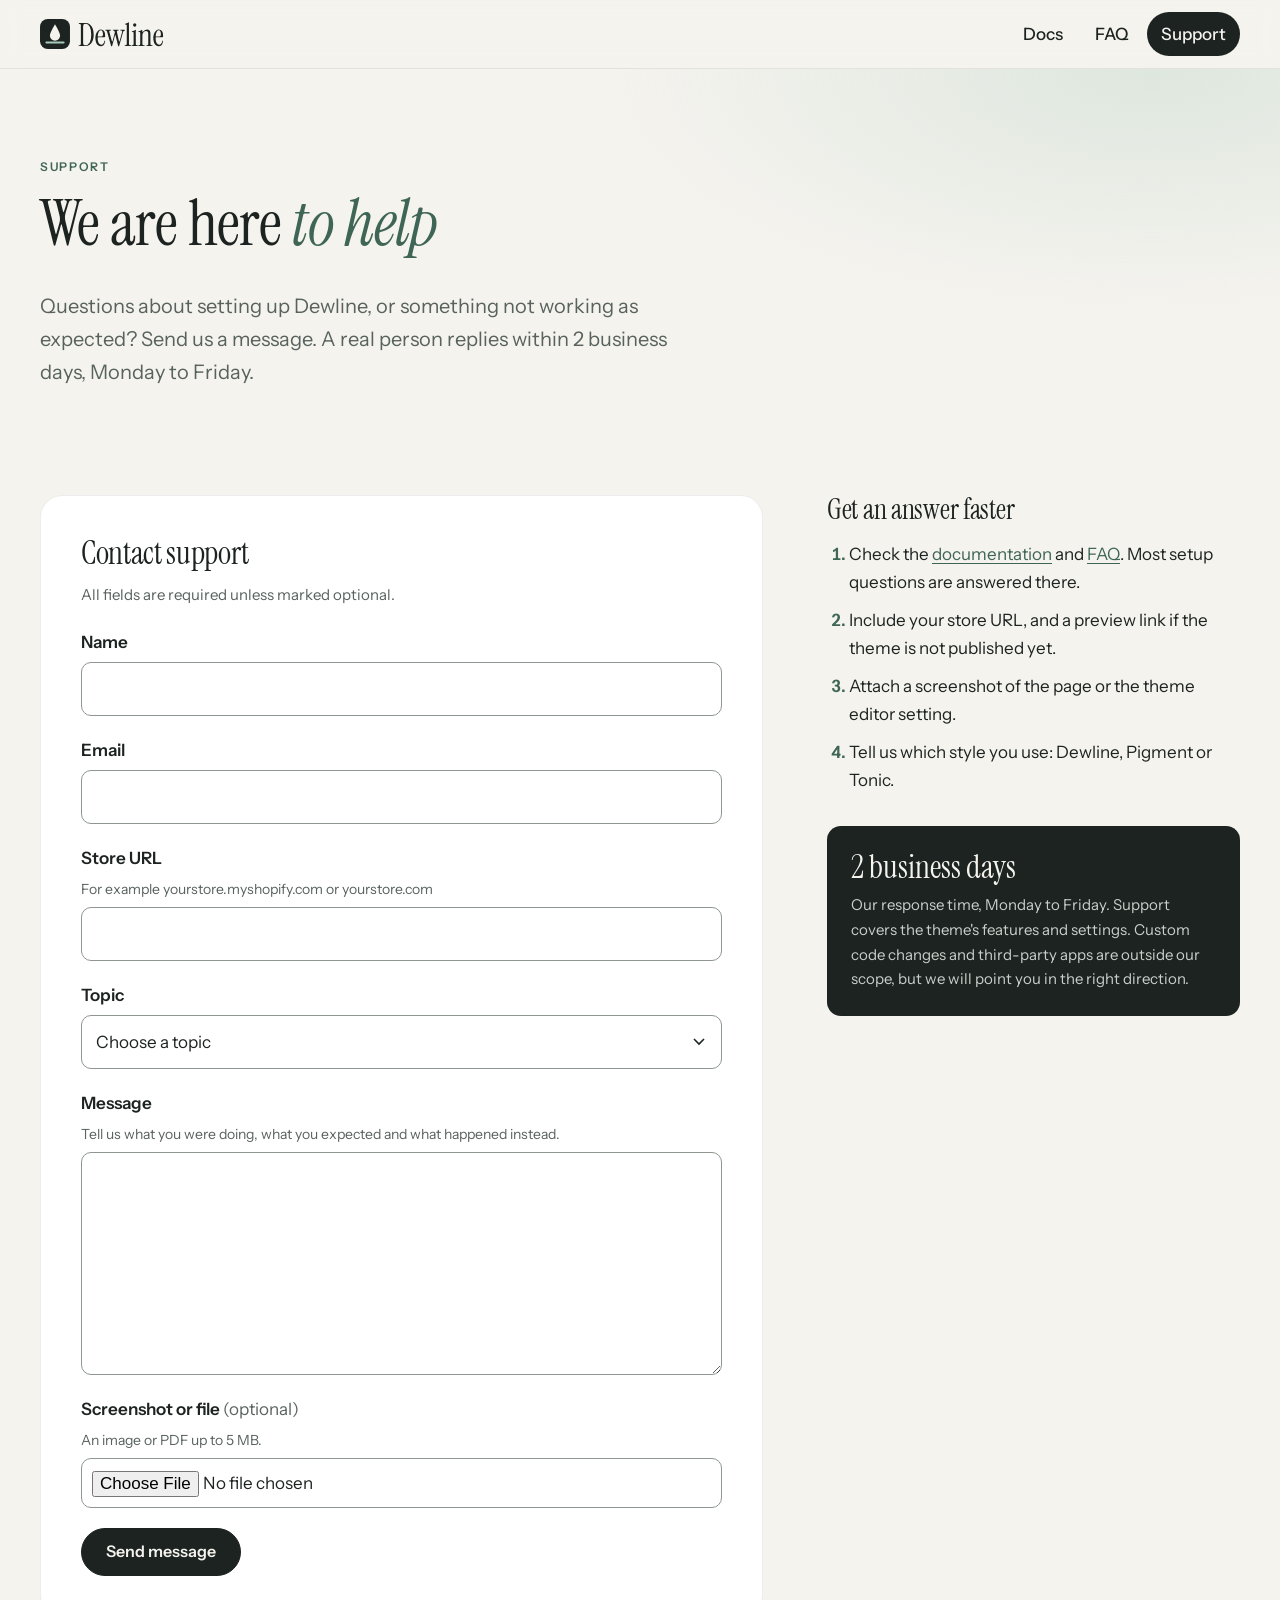
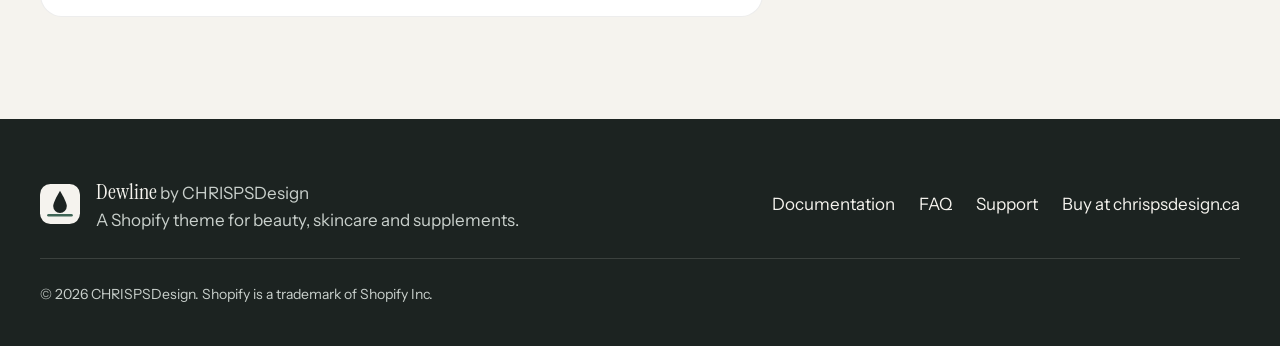
<file: support.html>
<!doctype html>
<html lang="en">
<head>
<meta charset="utf-8">
<meta name="viewport" content="width=device-width, initial-scale=1">
<title>Support | Dewline</title>
<meta name="description" content="Contact Dewline theme support. We reply within 2 business days.">
<meta name="theme-color" content="#F5F3EE">
<link rel="icon" href="assets/dewline-mark.svg" type="image/svg+xml">
<link rel="preload" href="assets/fonts/instrument-serif.ttf" as="font" type="font/ttf" crossorigin>
<link rel="stylesheet" href="assets/site.css">
</head>
<body class="">
<a class="skip" href="#main">Skip to content</a>
<header class="site-header">
  <div class="wrap site-header__bar">
    <a class="brand" href="index.html"><img src="assets/dewline-lockup.svg" width="126" height="32" alt="Dewline home"></a>
    <nav aria-label="Main"><ul class="site-nav"><li><a href="docs/index.html">Docs</a></li><li><a href="faq.html">FAQ</a></li><li><a href="support.html" aria-current="page">Support</a></li></ul></nav>
  </div>
</header>
<main id="main" tabindex="-1">
<section class="page-hero">
  <div class="wrap">
    <p class="eyebrow">Support</p>
    <h1>We are here <em>to help</em></h1>
    <p class="lede">Questions about setting up Dewline, or something not working as expected? Send us a message. A real person replies within 2 business days, Monday to Friday.</p>
  </div>
</section>
<div class="wrap support section-tight">
  <div class="support__main">
    <div class="notice" id="sent" role="status" tabindex="-1" hidden>
      <h2>Thanks, your message is on its way</h2>
      <p>We have sent a confirmation to your email address and will reply within 2 business days. In the meantime, the <a href="docs/index.html">documentation</a> might already have your answer.</p>
    </div>
    <form class="form" id="support-form" action="https://formsubmit.co/hello@chrisps.co.uk" method="POST" enctype="multipart/form-data">
      <h2 class="form__title">Contact support</h2>
      <p class="form__note">All fields are required unless marked optional.</p>
      <input type="hidden" name="_subject" value="Dewline support request">
      <input type="hidden" name="_template" value="table">
      <input type="hidden" name="_captcha" value="false">
      <input type="hidden" name="_next" value="https://chrispstreeter-max.github.io/dewline/support.html?sent=1">
      <input type="hidden" name="_autoresponse" value="Thanks for contacting Dewline support. We have your message and will reply within 2 business days. In the meantime, our documentation is at https://chrispstreeter-max.github.io/dewline/docs/">
      <div class="hp" aria-hidden="true"><label for="f-honey">Leave this field empty</label><input type="text" id="f-honey" name="_honey" tabindex="-1" autocomplete="off"></div>

      <div class="field">
        <label for="f-name">Name</label>
        <input id="f-name" name="name" type="text" autocomplete="name" required aria-describedby="f-name-err">
        <p class="field__error" id="f-name-err" hidden></p>
      </div>
      <div class="field">
        <label for="f-email">Email</label>
        <input id="f-email" name="email" type="email" autocomplete="email" required aria-describedby="f-email-err">
        <p class="field__error" id="f-email-err" hidden></p>
      </div>
      <div class="field">
        <label for="f-store">Store URL</label>
        <p class="field__hint" id="f-store-hint">For example yourstore.myshopify.com or yourstore.com</p>
        <input id="f-store" name="store_url" type="text" inputmode="url" autocomplete="url" required aria-describedby="f-store-hint f-store-err">
        <p class="field__error" id="f-store-err" hidden></p>
      </div>
      <div class="field">
        <label for="f-topic">Topic</label>
        <select id="f-topic" name="topic" required aria-describedby="f-topic-err">
          <option value="">Choose a topic</option>
          <option>Installing and setup</option><option>Styles, colors and fonts</option><option>Product data and metafields</option><option>Routine quiz</option><option>Ingredient glossary</option><option>Routines and subscriptions</option><option>Collections, search and cart</option><option>Translations and markets</option><option>Something is not working</option><option>Something else</option>
        </select>
        <p class="field__error" id="f-topic-err" hidden></p>
      </div>
      <div class="field">
        <label for="f-message">Message</label>
        <p class="field__hint" id="f-message-hint">Tell us what you were doing, what you expected and what happened instead.</p>
        <textarea id="f-message" name="message" rows="7" required aria-describedby="f-message-hint f-message-err"></textarea>
        <p class="field__error" id="f-message-err" hidden></p>
      </div>
      <div class="field">
        <label for="f-file">Screenshot or file <span class="optional">(optional)</span></label>
        <p class="field__hint" id="f-file-hint">An image or PDF up to 5 MB.</p>
        <input id="f-file" name="attachment" type="file" accept="image/*,.pdf" aria-describedby="f-file-hint f-file-err">
        <p class="field__error" id="f-file-err" hidden></p>
      </div>
      <button class="btn" type="submit">Send message</button>
    </form>
  </div>
  <aside class="support__side" aria-labelledby="tips-h">
    <h2 id="tips-h">Get an answer faster</h2>
    <ol class="steps">
      <li>Check the <a href="docs/index.html">documentation</a> and <a href="faq.html">FAQ</a>. Most setup questions are answered there.</li>
      <li>Include your store URL, and a preview link if the theme is not published yet.</li>
      <li>Attach a screenshot of the page or the theme editor setting.</li>
      <li>Tell us which style you use: Dewline, Pigment or Tonic.</li>
    </ol>
    <div class="support__card">
      <p class="support__big">2 business days</p>
      <p>Our response time, Monday to Friday. Support covers the theme's features and settings. Custom code changes and third-party apps are outside our scope, but we will point you in the right direction.</p>
    </div>
  </aside>
</div>
</main>
<footer class="site-footer">
  <div class="wrap site-footer__inner">
    <div class="site-footer__brand">
      <img src="assets/dewline-mark-light.svg" width="40" height="40" alt="">
      <p><strong>Dewline</strong> by CHRISPSDesign<br><span>A Shopify theme for beauty, skincare and supplements.</span></p>
    </div>
    <nav aria-label="Footer"><ul class="site-footer__links">
      <li><a href="docs/index.html">Documentation</a></li>
      <li><a href="faq.html">FAQ</a></li>
      <li><a href="support.html">Support</a></li>
      <li><a href="https://chrispsdesign.ca/themes/">Buy at chrispsdesign.ca</a></li>
    </ul></nav>
    <p class="site-footer__legal">© 2026 CHRISPSDesign. Shopify is a trademark of Shopify Inc.</p>
  </div>
</footer>
<script>
(() => {
  const form = document.getElementById('support-form');
  const sent = document.getElementById('sent');
  if (new URLSearchParams(location.search).get('sent') === '1') {
    sent.hidden = false;
    form.hidden = true;
    sent.focus();
    return;
  }
  form.noValidate = true;
  const messages = {
    'f-name': 'Enter your name.',
    'f-email': 'Enter an email address like name@example.com.',
    'f-store': 'Enter your store URL so we can take a look.',
    'f-topic': 'Choose the topic closest to your question.',
    'f-message': 'Tell us how we can help.',
  };
  const check = (el) => {
    const err = document.getElementById(el.id + '-err');
    let msg = '';
    if (el.type === 'file') {
      const f = el.files[0];
      if (f && f.size > 5 * 1024 * 1024) msg = 'Choose a file smaller than 5 MB.';
    } else if (!el.checkValidity()) {
      msg = messages[el.id];
    }
    err.textContent = msg;
    err.hidden = !msg;
    if (msg) el.setAttribute('aria-invalid', 'true'); else el.removeAttribute('aria-invalid');
    return !msg;
  };
  const fields = [...form.querySelectorAll('.field input, .field select, .field textarea')];
  fields.forEach((el) => {
    el.addEventListener('blur', () => { if (el.value || el.hasAttribute('aria-invalid')) check(el); });
    el.addEventListener('input', () => { if (el.hasAttribute('aria-invalid')) check(el); });
    el.addEventListener('change', () => check(el));
  });
  form.addEventListener('submit', (e) => {
    const bad = fields.filter((el) => !check(el));
    if (bad.length) { e.preventDefault(); bad[0].focus(); }
  });
})();
</script>
</body>
</html>
</file>
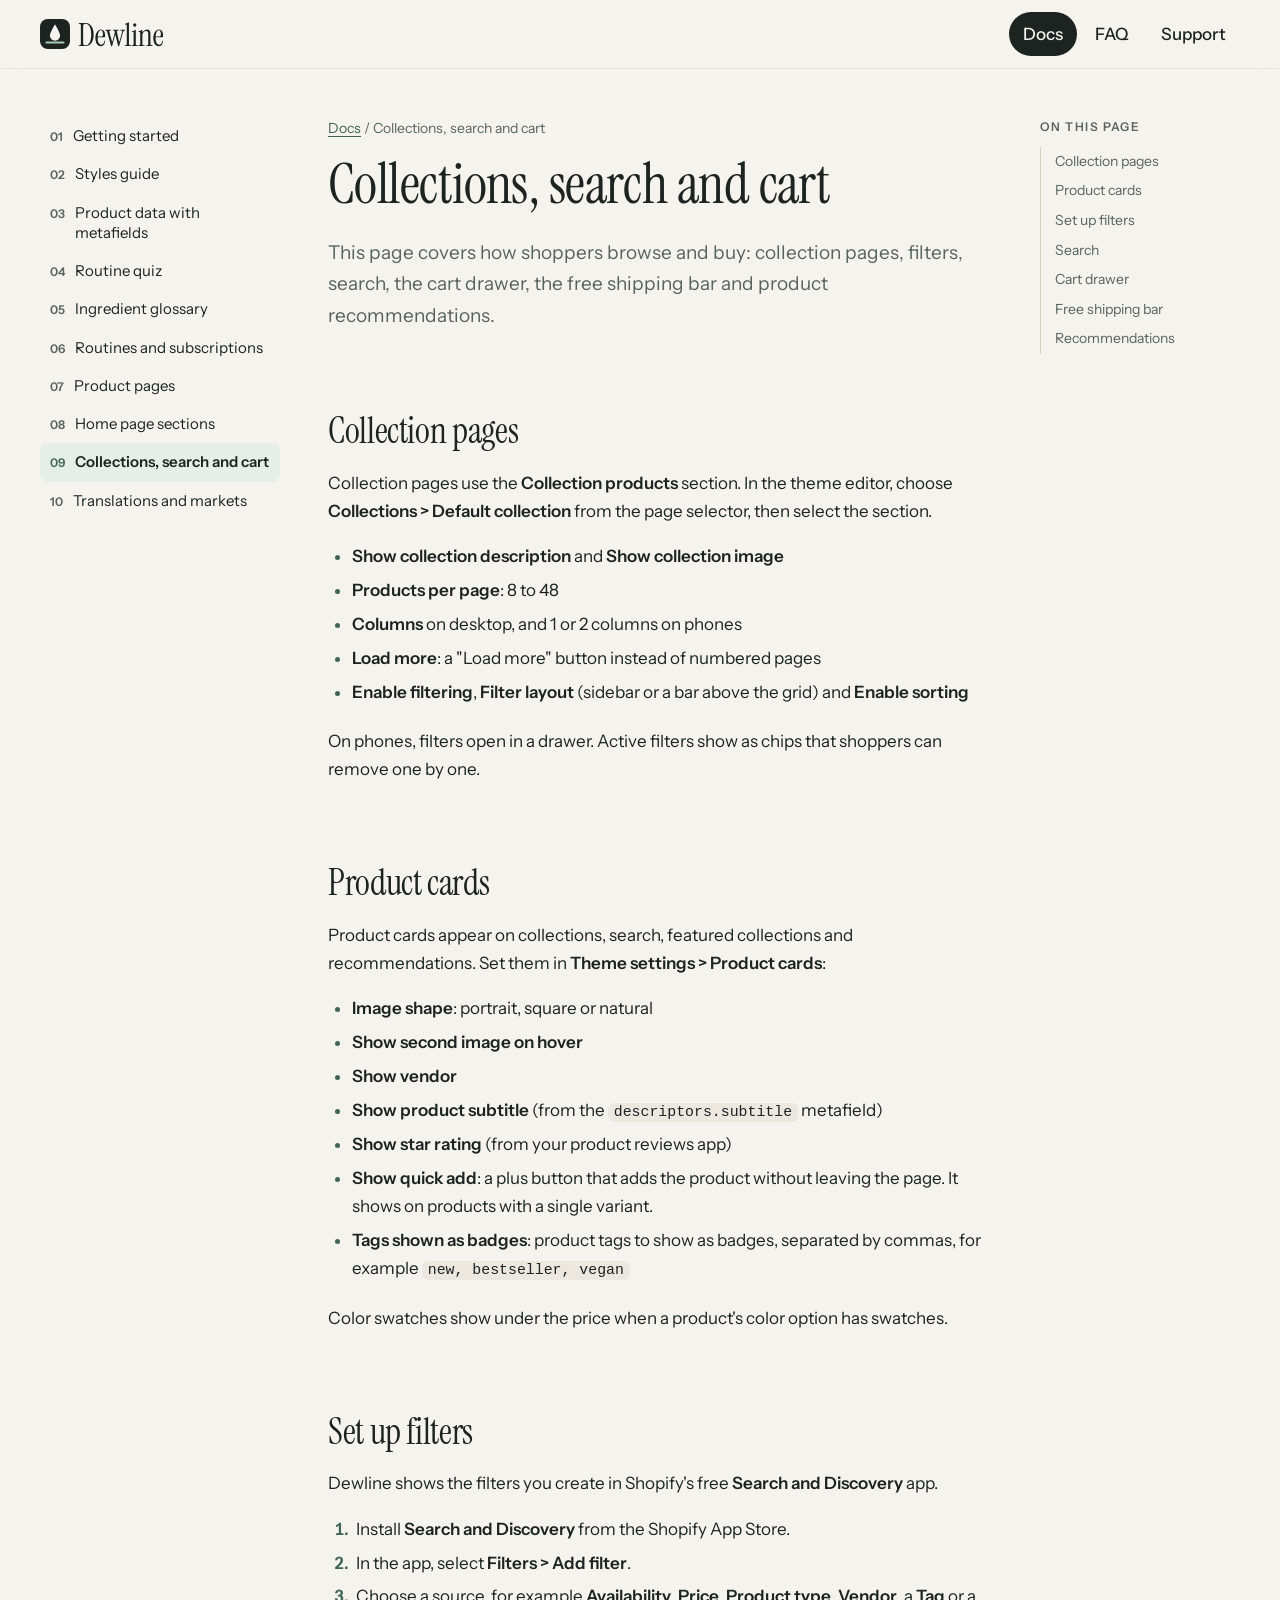
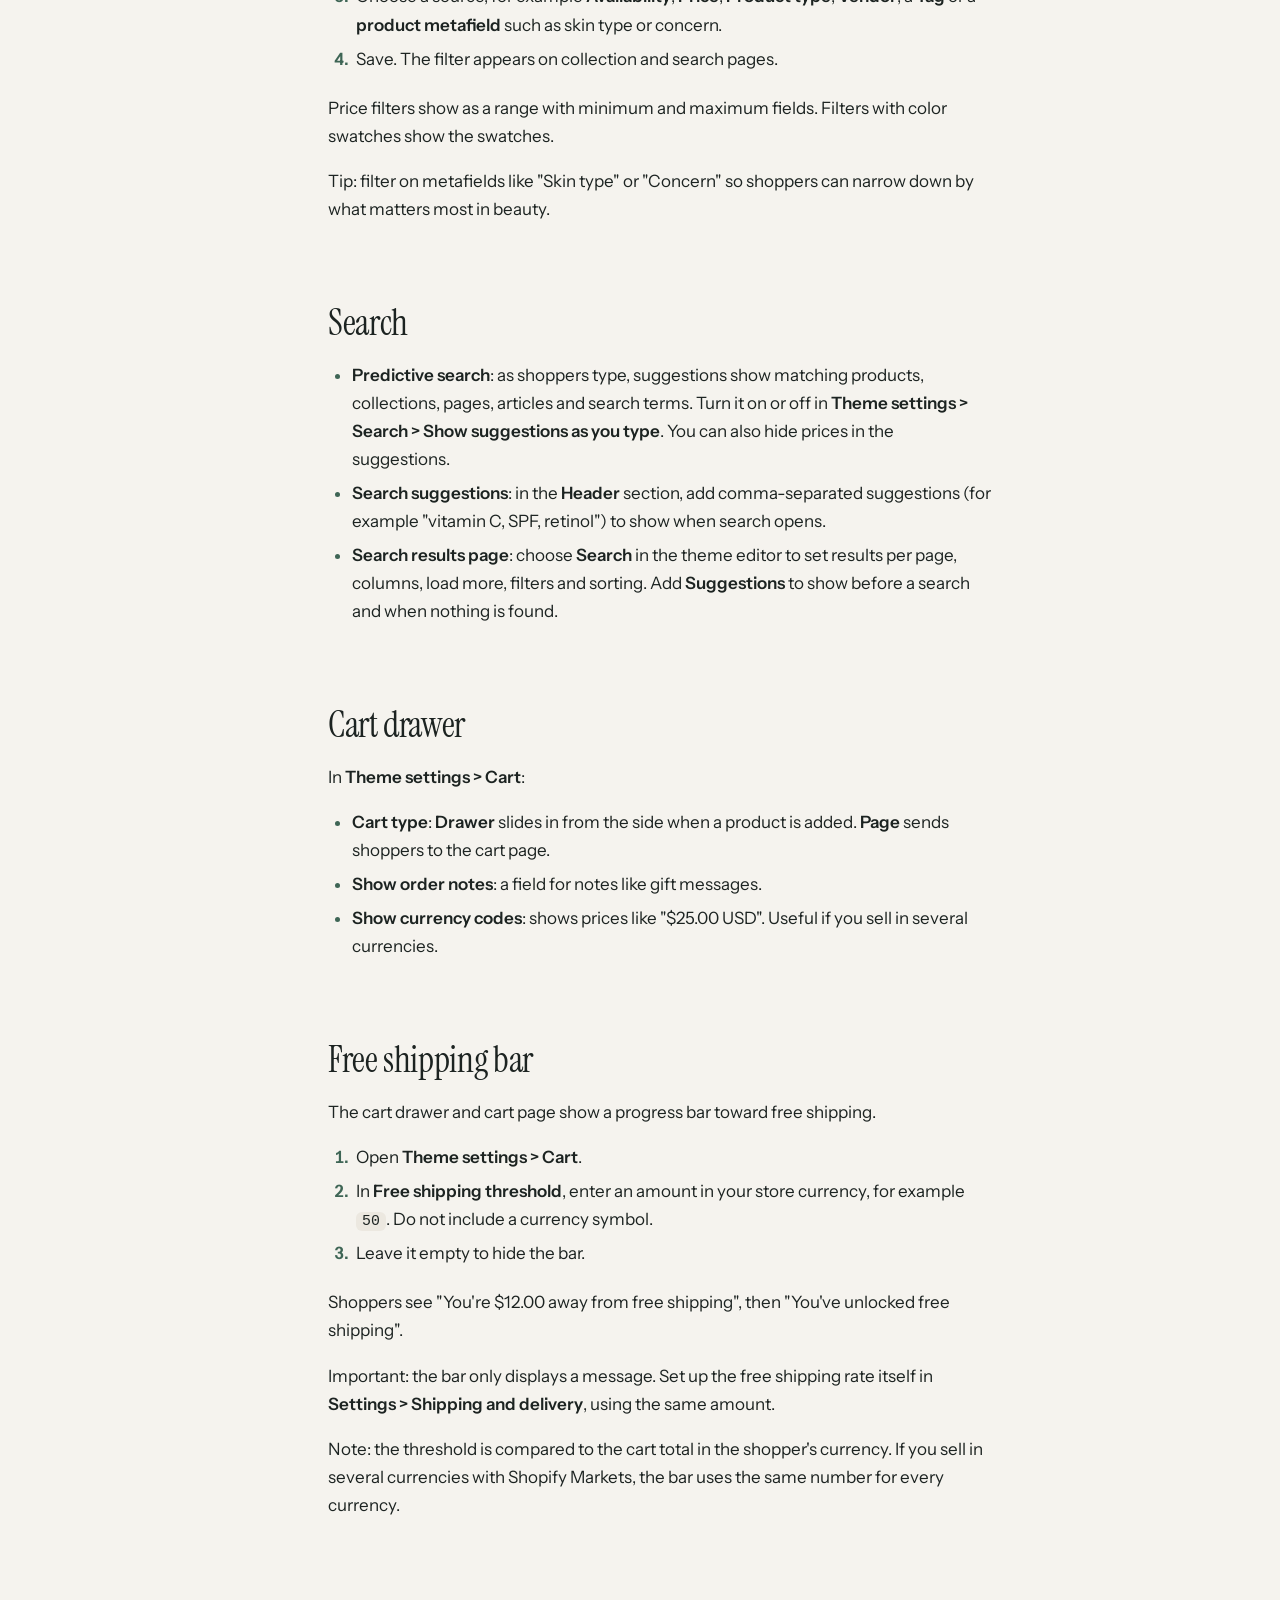
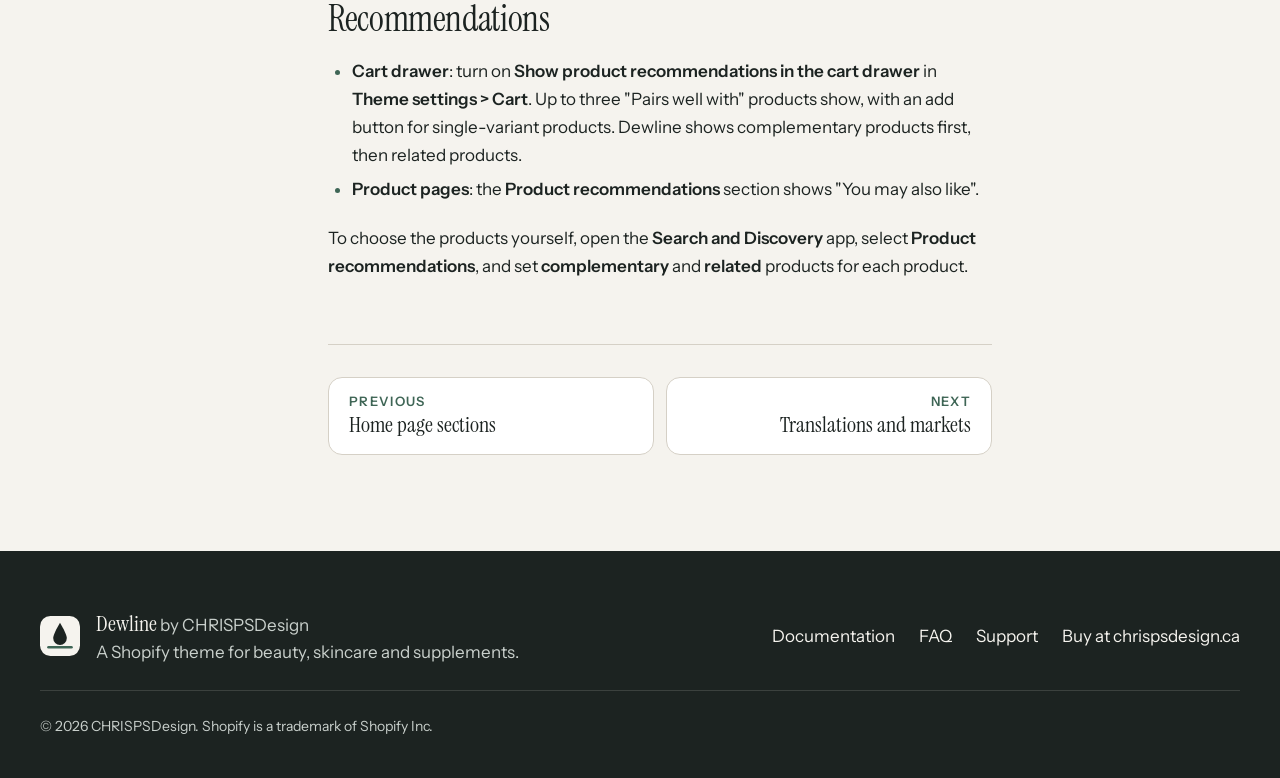
<file: docs/collections-search-cart.html>
<!doctype html>
<html lang="en">
<head>
<meta charset="utf-8">
<meta name="viewport" content="width=device-width, initial-scale=1">
<title>Collections, search and cart | Dewline docs</title>
<meta name="description" content="This page covers how shoppers browse and buy: collection pages, filters, search, the cart drawer, the free shipping bar and product recommendations.">
<meta name="theme-color" content="#F5F3EE">
<link rel="icon" href="../assets/dewline-mark.svg" type="image/svg+xml">
<link rel="preload" href="../assets/fonts/instrument-serif.ttf" as="font" type="font/ttf" crossorigin>
<link rel="stylesheet" href="../assets/site.css">
</head>
<body class="page-docs">
<a class="skip" href="#main">Skip to content</a>
<header class="site-header">
  <div class="wrap site-header__bar">
    <a class="brand" href="../index.html"><img src="../assets/dewline-lockup.svg" width="126" height="32" alt="Dewline home"></a>
    <nav aria-label="Main"><ul class="site-nav"><li><a href="../docs/index.html" aria-current="page">Docs</a></li><li><a href="../faq.html">FAQ</a></li><li><a href="../support.html">Support</a></li></ul></nav>
  </div>
</header>
<main id="main" tabindex="-1">
<div class="wrap docs">
  <aside class="docs__side">
    <details class="docs__menu" open data-docs-menu>
      <summary>Documentation menu</summary>
      <nav aria-label="Documentation"><ol class="docs__list"><li><a href="getting-started.html">Getting started</a></li><li><a href="styles.html">Styles guide</a></li><li><a href="product-data.html">Product data with metafields</a></li><li><a href="routine-quiz.html">Routine quiz</a></li><li><a href="ingredient-glossary.html">Ingredient glossary</a></li><li><a href="routines.html">Routines and subscriptions</a></li><li><a href="product-pages.html">Product pages</a></li><li><a href="home-page.html">Home page sections</a></li><li><a href="collections-search-cart.html" aria-current="page">Collections, search and cart</a></li><li><a href="translations-markets.html">Translations and markets</a></li></ol></nav>
    </details>
  </aside>
  <article class="docs__main prose">
    <p class="crumbs"><a href="index.html">Docs</a> <span aria-hidden="true">/</span> Collections, search and cart</p>
    <h1 id="collections-search-and-cart">Collections, search and cart</h1>
<p>This page covers how shoppers browse and buy: collection pages, filters, search, the cart drawer, the free shipping bar and product recommendations.</p>
<h2 id="collection-pages">Collection pages</h2>
<p>Collection pages use the <strong>Collection products</strong> section. In the theme editor, choose <strong>Collections &gt; Default collection</strong> from the page selector, then select the section.</p>
<ul>
<li><strong>Show collection description</strong> and <strong>Show collection image</strong></li>
<li><strong>Products per page</strong>: 8 to 48</li>
<li><strong>Columns</strong> on desktop, and 1 or 2 columns on phones</li>
<li><strong>Load more</strong>: a &quot;Load more&quot; button instead of numbered pages</li>
<li><strong>Enable filtering</strong>, <strong>Filter layout</strong> (sidebar or a bar above the grid) and <strong>Enable sorting</strong></li>
</ul>
<p>On phones, filters open in a drawer. Active filters show as chips that shoppers can remove one by one.</p>
<h2 id="product-cards">Product cards</h2>
<p>Product cards appear on collections, search, featured collections and recommendations. Set them in <strong>Theme settings &gt; Product cards</strong>:</p>
<ul>
<li><strong>Image shape</strong>: portrait, square or natural</li>
<li><strong>Show second image on hover</strong></li>
<li><strong>Show vendor</strong></li>
<li><strong>Show product subtitle</strong> (from the <code>descriptors.subtitle</code> metafield)</li>
<li><strong>Show star rating</strong> (from your product reviews app)</li>
<li><strong>Show quick add</strong>: a plus button that adds the product without leaving the page. It shows on products with a single variant.</li>
<li><strong>Tags shown as badges</strong>: product tags to show as badges, separated by commas, for example <code>new, bestseller, vegan</code></li>
</ul>
<p>Color swatches show under the price when a product&#39;s color option has swatches.</p>
<h2 id="set-up-filters">Set up filters</h2>
<p>Dewline shows the filters you create in Shopify&#39;s free <strong>Search and Discovery</strong> app.</p>
<ol>
<li>Install <strong>Search and Discovery</strong> from the Shopify App Store.</li>
<li>In the app, select <strong>Filters &gt; Add filter</strong>.</li>
<li>Choose a source, for example <strong>Availability</strong>, <strong>Price</strong>, <strong>Product type</strong>, <strong>Vendor</strong>, a <strong>Tag</strong> or a <strong>product metafield</strong> such as skin type or concern.</li>
<li>Save. The filter appears on collection and search pages.</li>
</ol>
<p>Price filters show as a range with minimum and maximum fields. Filters with color swatches show the swatches.</p>
<p>Tip: filter on metafields like &quot;Skin type&quot; or &quot;Concern&quot; so shoppers can narrow down by what matters most in beauty.</p>
<h2 id="search">Search</h2>
<ul>
<li><strong>Predictive search</strong>: as shoppers type, suggestions show matching products, collections, pages, articles and search terms. Turn it on or off in <strong>Theme settings &gt; Search &gt; Show suggestions as you type</strong>. You can also hide prices in the suggestions.</li>
<li><strong>Search suggestions</strong>: in the <strong>Header</strong> section, add comma-separated suggestions (for example &quot;vitamin C, SPF, retinol&quot;) to show when search opens.</li>
<li><strong>Search results page</strong>: choose <strong>Search</strong> in the theme editor to set results per page, columns, load more, filters and sorting. Add <strong>Suggestions</strong> to show before a search and when nothing is found.</li>
</ul>
<h2 id="cart-drawer">Cart drawer</h2>
<p>In <strong>Theme settings &gt; Cart</strong>:</p>
<ul>
<li><strong>Cart type</strong>: <strong>Drawer</strong> slides in from the side when a product is added. <strong>Page</strong> sends shoppers to the cart page.</li>
<li><strong>Show order notes</strong>: a field for notes like gift messages.</li>
<li><strong>Show currency codes</strong>: shows prices like &quot;$25.00 USD&quot;. Useful if you sell in several currencies.</li>
</ul>
<h2 id="free-shipping-bar">Free shipping bar</h2>
<p>The cart drawer and cart page show a progress bar toward free shipping.</p>
<ol>
<li>Open <strong>Theme settings &gt; Cart</strong>.</li>
<li>In <strong>Free shipping threshold</strong>, enter an amount in your store currency, for example <code>50</code>. Do not include a currency symbol.</li>
<li>Leave it empty to hide the bar.</li>
</ol>
<p>Shoppers see &quot;You&#39;re $12.00 away from free shipping&quot;, then &quot;You&#39;ve unlocked free shipping&quot;.</p>
<p>Important: the bar only displays a message. Set up the free shipping rate itself in <strong>Settings &gt; Shipping and delivery</strong>, using the same amount.</p>
<p>Note: the threshold is compared to the cart total in the shopper&#39;s currency. If you sell in several currencies with Shopify Markets, the bar uses the same number for every currency.</p>
<h2 id="recommendations">Recommendations</h2>
<ul>
<li><strong>Cart drawer</strong>: turn on <strong>Show product recommendations in the cart drawer</strong> in <strong>Theme settings &gt; Cart</strong>. Up to three &quot;Pairs well with&quot; products show, with an add button for single-variant products. Dewline shows complementary products first, then related products.</li>
<li><strong>Product pages</strong>: the <strong>Product recommendations</strong> section shows &quot;You may also like&quot;.</li>
</ul>
<p>To choose the products yourself, open the <strong>Search and Discovery</strong> app, select <strong>Product recommendations</strong>, and set <strong>complementary</strong> and <strong>related</strong> products for each product.</p>

    <nav class="pager" aria-label="Previous and next">
    <a class="pager__link" href="home-page.html" rel="prev"><span>Previous</span>Home page sections</a>
    <a class="pager__link pager__link--next" href="translations-markets.html" rel="next"><span>Next</span>Translations and markets</a>
  </nav>
  </article>
  <aside class="docs__toc" aria-labelledby="toc-h"><p class="docs__toc-title" id="toc-h">On this page</p><ul><li><a href="#collection-pages">Collection pages</a></li><li><a href="#product-cards">Product cards</a></li><li><a href="#set-up-filters">Set up filters</a></li><li><a href="#search">Search</a></li><li><a href="#cart-drawer">Cart drawer</a></li><li><a href="#free-shipping-bar">Free shipping bar</a></li><li><a href="#recommendations">Recommendations</a></li></ul></aside>
</div>
</main>
<footer class="site-footer">
  <div class="wrap site-footer__inner">
    <div class="site-footer__brand">
      <img src="../assets/dewline-mark-light.svg" width="40" height="40" alt="">
      <p><strong>Dewline</strong> by CHRISPSDesign<br><span>A Shopify theme for beauty, skincare and supplements.</span></p>
    </div>
    <nav aria-label="Footer"><ul class="site-footer__links">
      <li><a href="../docs/index.html">Documentation</a></li>
      <li><a href="../faq.html">FAQ</a></li>
      <li><a href="../support.html">Support</a></li>
      <li><a href="https://chrispsdesign.ca/themes/">Buy at chrispsdesign.ca</a></li>
    </ul></nav>
    <p class="site-footer__legal">© 2026 CHRISPSDesign. Shopify is a trademark of Shopify Inc.</p>
  </div>
</footer>
<script>
  // Collapse the docs menu on narrow screens; it stays open on wide ones.
  if (window.matchMedia('(max-width: 899px)').matches) document.querySelector('[data-docs-menu]').open = false;
</script>
</body>
</html>
</file>
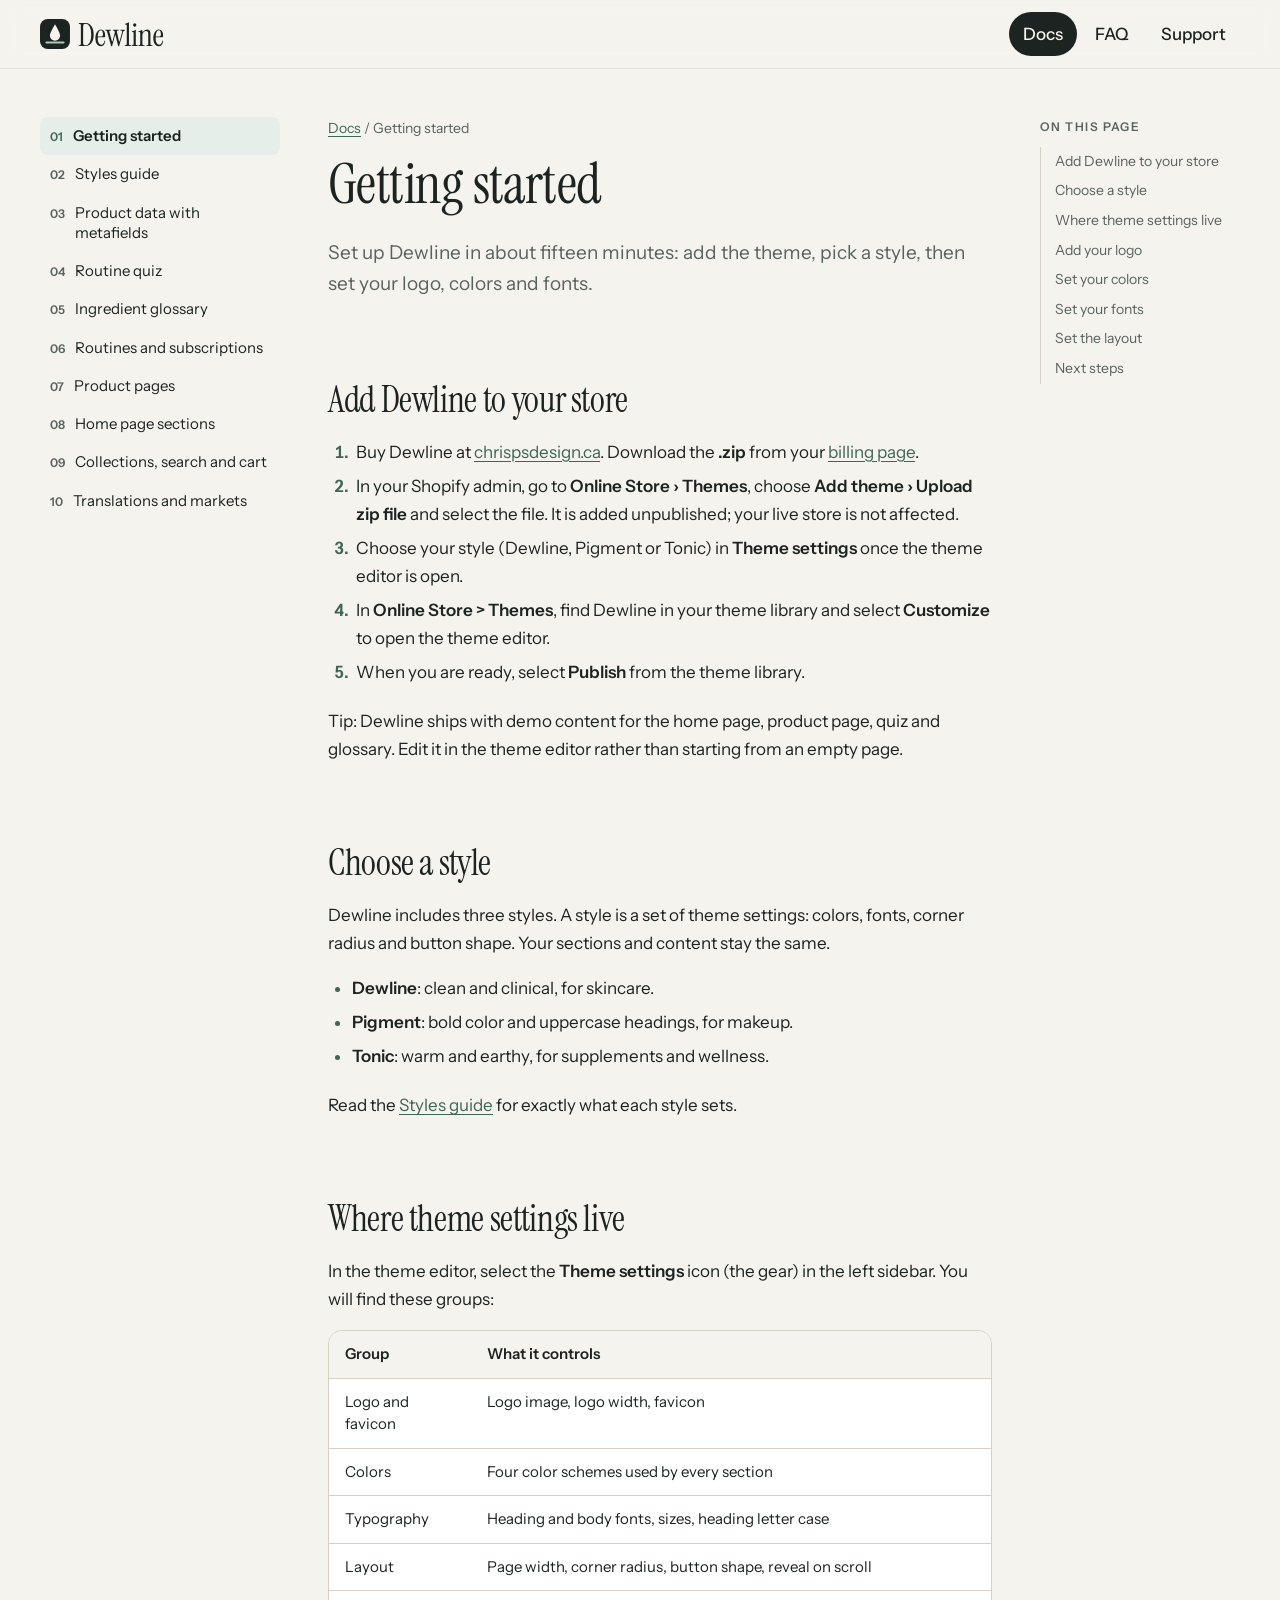
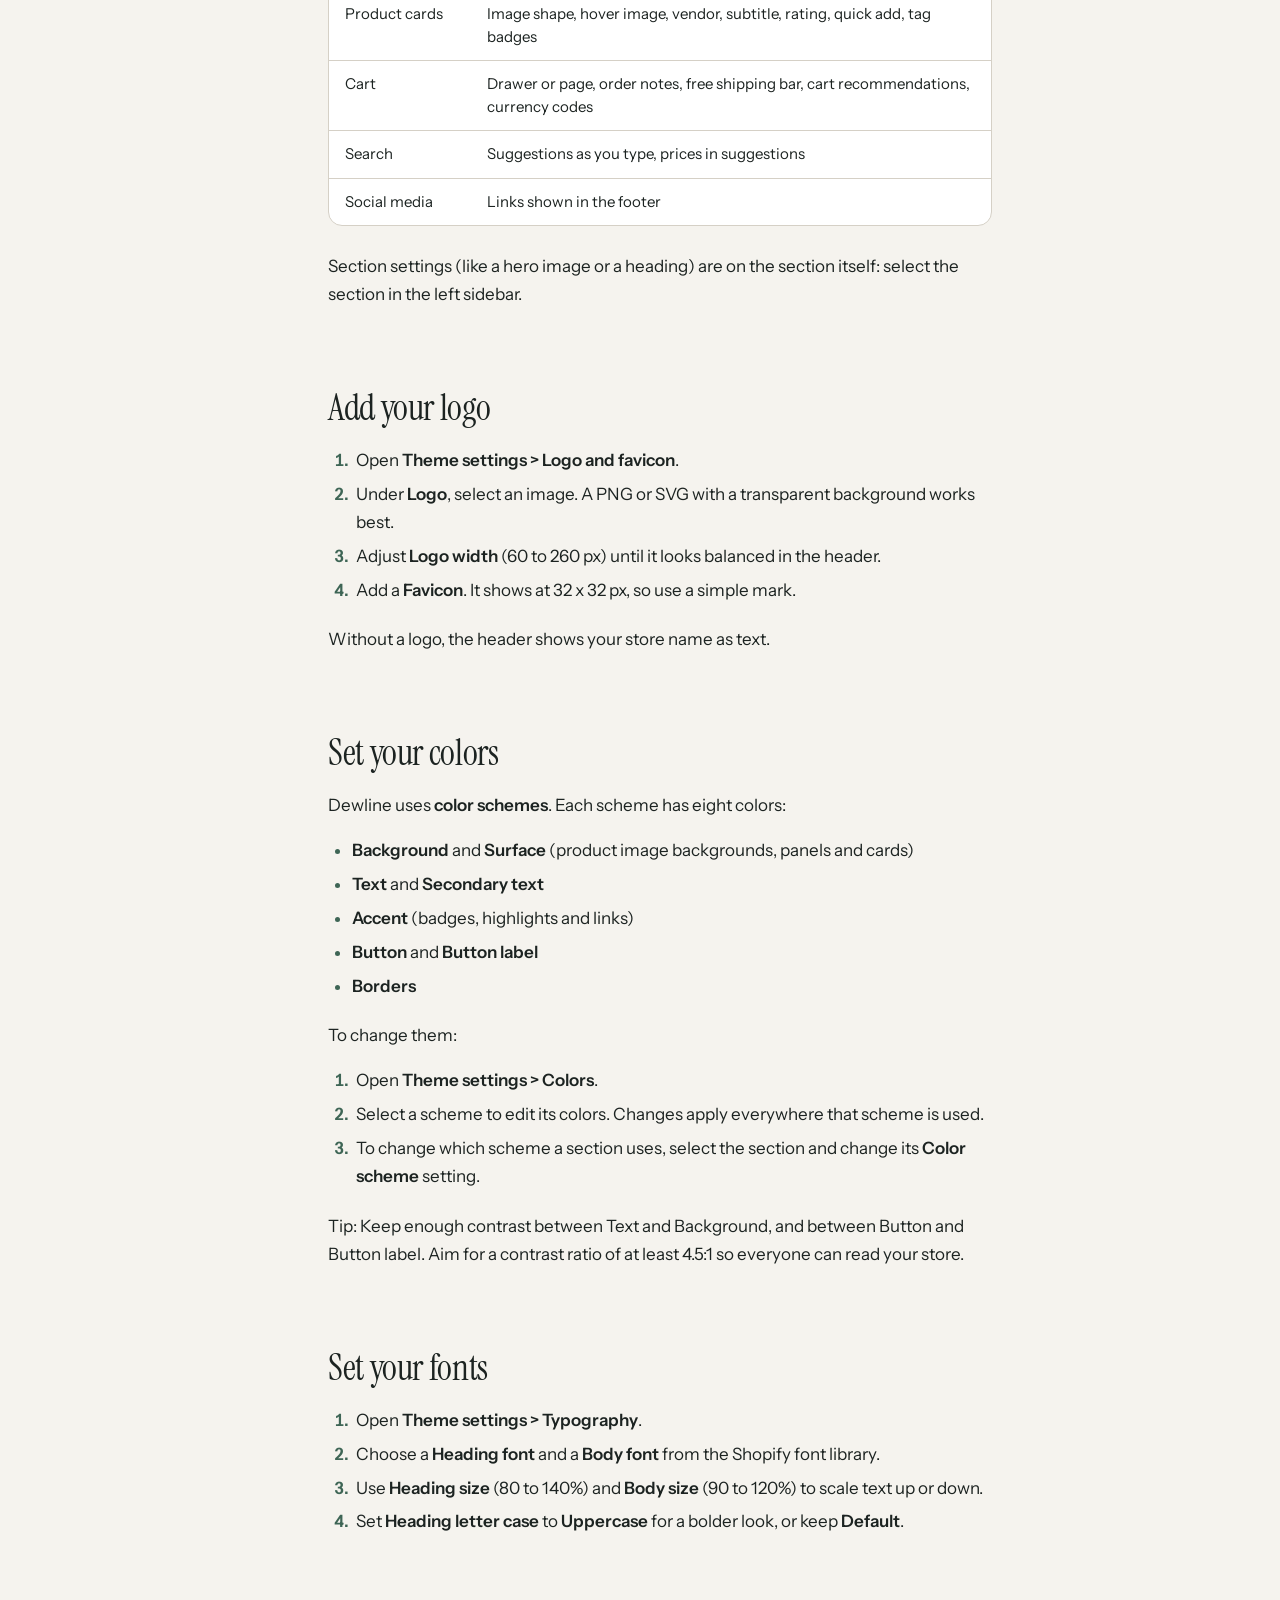
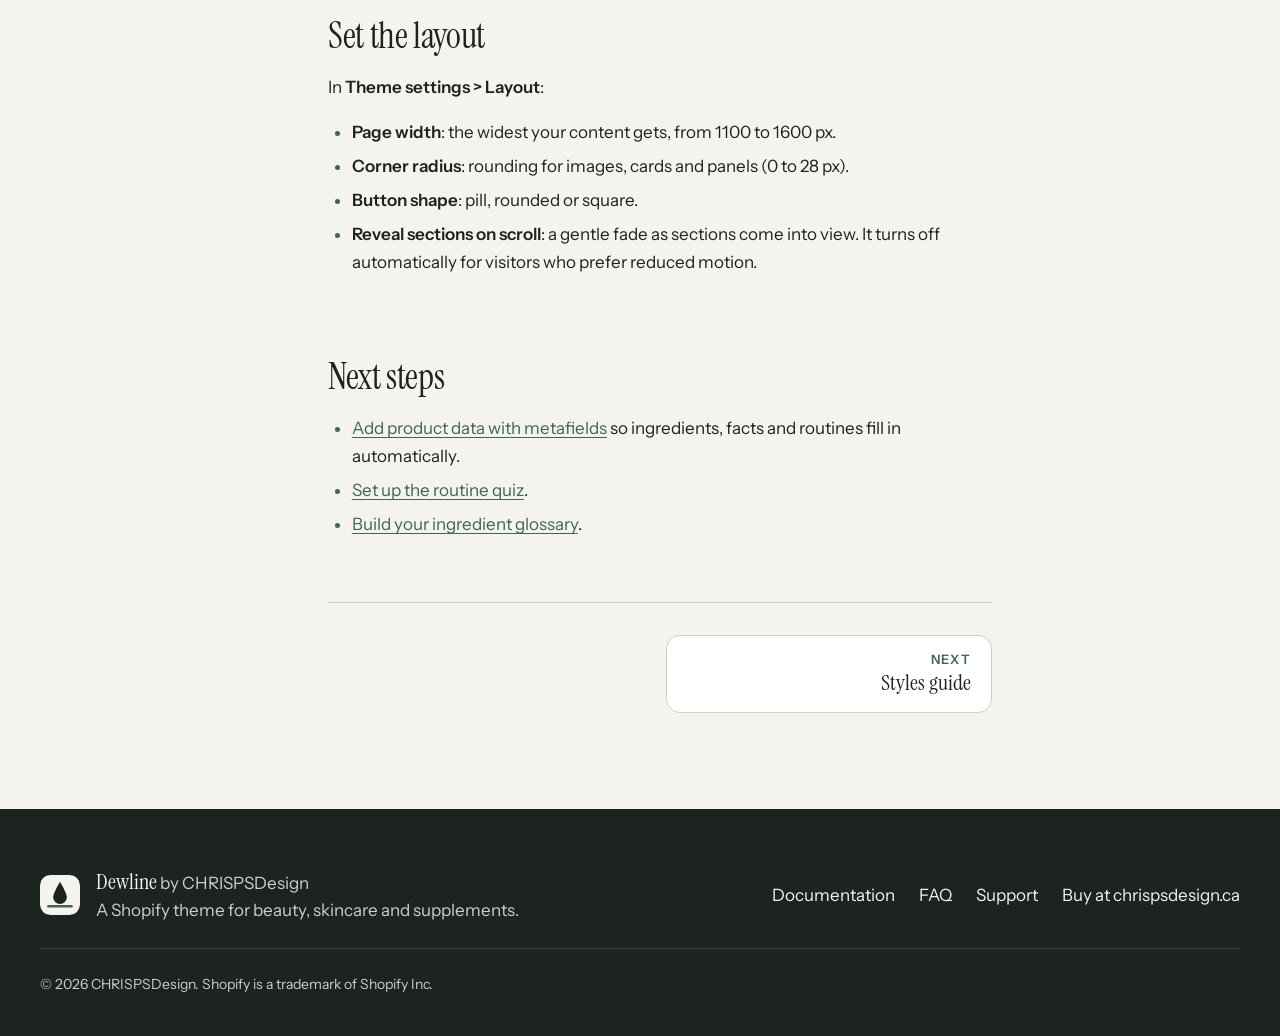
<file: docs/getting-started.html>
<!doctype html>
<html lang="en">
<head>
<meta charset="utf-8">
<meta name="viewport" content="width=device-width, initial-scale=1">
<title>Getting started | Dewline docs</title>
<meta name="description" content="Set up Dewline in about fifteen minutes: add the theme, pick a style, then set your logo, colors and fonts.">
<meta name="theme-color" content="#F5F3EE">
<link rel="icon" href="../assets/dewline-mark.svg" type="image/svg+xml">
<link rel="preload" href="../assets/fonts/instrument-serif.ttf" as="font" type="font/ttf" crossorigin>
<link rel="stylesheet" href="../assets/site.css">
</head>
<body class="page-docs">
<a class="skip" href="#main">Skip to content</a>
<header class="site-header">
  <div class="wrap site-header__bar">
    <a class="brand" href="../index.html"><img src="../assets/dewline-lockup.svg" width="126" height="32" alt="Dewline home"></a>
    <nav aria-label="Main"><ul class="site-nav"><li><a href="../docs/index.html" aria-current="page">Docs</a></li><li><a href="../faq.html">FAQ</a></li><li><a href="../support.html">Support</a></li></ul></nav>
  </div>
</header>
<main id="main" tabindex="-1">
<div class="wrap docs">
  <aside class="docs__side">
    <details class="docs__menu" open data-docs-menu>
      <summary>Documentation menu</summary>
      <nav aria-label="Documentation"><ol class="docs__list"><li><a href="getting-started.html" aria-current="page">Getting started</a></li><li><a href="styles.html">Styles guide</a></li><li><a href="product-data.html">Product data with metafields</a></li><li><a href="routine-quiz.html">Routine quiz</a></li><li><a href="ingredient-glossary.html">Ingredient glossary</a></li><li><a href="routines.html">Routines and subscriptions</a></li><li><a href="product-pages.html">Product pages</a></li><li><a href="home-page.html">Home page sections</a></li><li><a href="collections-search-cart.html">Collections, search and cart</a></li><li><a href="translations-markets.html">Translations and markets</a></li></ol></nav>
    </details>
  </aside>
  <article class="docs__main prose">
    <p class="crumbs"><a href="index.html">Docs</a> <span aria-hidden="true">/</span> Getting started</p>
    <h1 id="getting-started">Getting started</h1>
<p>Set up Dewline in about fifteen minutes: add the theme, pick a style, then set your logo, colors and fonts.</p>
<h2 id="add-dewline-to-your-store">Add Dewline to your store</h2>
<ol>
<li>Buy Dewline at <a href="https://chrispsdesign.ca/themes/">chrispsdesign.ca</a>. Download the <strong>.zip</strong> from your <a href="https://chrispsdesign.ca/billing/">billing page</a>.</li>
<li>In your Shopify admin, go to <strong>Online Store › Themes</strong>, choose <strong>Add theme › Upload zip file</strong> and select the file. It is added unpublished; your live store is not affected.</li>
<li>Choose your style (Dewline, Pigment or Tonic) in <strong>Theme settings</strong> once the theme editor is open.</li>
<li>In <strong>Online Store &gt; Themes</strong>, find Dewline in your theme library and select <strong>Customize</strong> to open the theme editor.</li>
<li>When you are ready, select <strong>Publish</strong> from the theme library.</li>
</ol>
<p>Tip: Dewline ships with demo content for the home page, product page, quiz and glossary. Edit it in the theme editor rather than starting from an empty page.</p>
<h2 id="choose-a-style">Choose a style</h2>
<p>Dewline includes three styles. A style is a set of theme settings: colors, fonts, corner radius and button shape. Your sections and content stay the same.</p>
<ul>
<li><strong>Dewline</strong>: clean and clinical, for skincare.</li>
<li><strong>Pigment</strong>: bold color and uppercase headings, for makeup.</li>
<li><strong>Tonic</strong>: warm and earthy, for supplements and wellness.</li>
</ul>
<p>Read the <a href="styles.html">Styles guide</a> for exactly what each style sets.</p>
<h2 id="where-theme-settings-live">Where theme settings live</h2>
<p>In the theme editor, select the <strong>Theme settings</strong> icon (the gear) in the left sidebar. You will find these groups:</p>
<div class="table-wrap" role="region" aria-label="Where theme settings live: Group, What it controls" tabindex="0"><table>
<thead>
<tr>
<th>Group</th>
<th>What it controls</th>
</tr>
</thead>
<tbody><tr>
<td>Logo and favicon</td>
<td>Logo image, logo width, favicon</td>
</tr>
<tr>
<td>Colors</td>
<td>Four color schemes used by every section</td>
</tr>
<tr>
<td>Typography</td>
<td>Heading and body fonts, sizes, heading letter case</td>
</tr>
<tr>
<td>Layout</td>
<td>Page width, corner radius, button shape, reveal on scroll</td>
</tr>
<tr>
<td>Product cards</td>
<td>Image shape, hover image, vendor, subtitle, rating, quick add, tag badges</td>
</tr>
<tr>
<td>Cart</td>
<td>Drawer or page, order notes, free shipping bar, cart recommendations, currency codes</td>
</tr>
<tr>
<td>Search</td>
<td>Suggestions as you type, prices in suggestions</td>
</tr>
<tr>
<td>Social media</td>
<td>Links shown in the footer</td>
</tr>
</tbody></table>
</div>
<p>Section settings (like a hero image or a heading) are on the section itself: select the section in the left sidebar.</p>
<h2 id="add-your-logo">Add your logo</h2>
<ol>
<li>Open <strong>Theme settings &gt; Logo and favicon</strong>.</li>
<li>Under <strong>Logo</strong>, select an image. A PNG or SVG with a transparent background works best.</li>
<li>Adjust <strong>Logo width</strong> (60 to 260 px) until it looks balanced in the header.</li>
<li>Add a <strong>Favicon</strong>. It shows at 32 x 32 px, so use a simple mark.</li>
</ol>
<p>Without a logo, the header shows your store name as text.</p>
<h2 id="set-your-colors">Set your colors</h2>
<p>Dewline uses <strong>color schemes</strong>. Each scheme has eight colors:</p>
<ul>
<li><strong>Background</strong> and <strong>Surface</strong> (product image backgrounds, panels and cards)</li>
<li><strong>Text</strong> and <strong>Secondary text</strong></li>
<li><strong>Accent</strong> (badges, highlights and links)</li>
<li><strong>Button</strong> and <strong>Button label</strong></li>
<li><strong>Borders</strong></li>
</ul>
<p>To change them:</p>
<ol>
<li>Open <strong>Theme settings &gt; Colors</strong>.</li>
<li>Select a scheme to edit its colors. Changes apply everywhere that scheme is used.</li>
<li>To change which scheme a section uses, select the section and change its <strong>Color scheme</strong> setting.</li>
</ol>
<p>Tip: Keep enough contrast between Text and Background, and between Button and Button label. Aim for a contrast ratio of at least 4.5:1 so everyone can read your store.</p>
<h2 id="set-your-fonts">Set your fonts</h2>
<ol>
<li>Open <strong>Theme settings &gt; Typography</strong>.</li>
<li>Choose a <strong>Heading font</strong> and a <strong>Body font</strong> from the Shopify font library.</li>
<li>Use <strong>Heading size</strong> (80 to 140%) and <strong>Body size</strong> (90 to 120%) to scale text up or down.</li>
<li>Set <strong>Heading letter case</strong> to <strong>Uppercase</strong> for a bolder look, or keep <strong>Default</strong>.</li>
</ol>
<h2 id="set-the-layout">Set the layout</h2>
<p>In <strong>Theme settings &gt; Layout</strong>:</p>
<ul>
<li><strong>Page width</strong>: the widest your content gets, from 1100 to 1600 px.</li>
<li><strong>Corner radius</strong>: rounding for images, cards and panels (0 to 28 px).</li>
<li><strong>Button shape</strong>: pill, rounded or square.</li>
<li><strong>Reveal sections on scroll</strong>: a gentle fade as sections come into view. It turns off automatically for visitors who prefer reduced motion.</li>
</ul>
<h2 id="next-steps">Next steps</h2>
<ul>
<li><a href="product-data.html">Add product data with metafields</a> so ingredients, facts and routines fill in automatically.</li>
<li><a href="routine-quiz.html">Set up the routine quiz</a>.</li>
<li><a href="ingredient-glossary.html">Build your ingredient glossary</a>.</li>
</ul>

    <nav class="pager" aria-label="Previous and next">
    <span></span>
    <a class="pager__link pager__link--next" href="styles.html" rel="next"><span>Next</span>Styles guide</a>
  </nav>
  </article>
  <aside class="docs__toc" aria-labelledby="toc-h"><p class="docs__toc-title" id="toc-h">On this page</p><ul><li><a href="#add-dewline-to-your-store">Add Dewline to your store</a></li><li><a href="#choose-a-style">Choose a style</a></li><li><a href="#where-theme-settings-live">Where theme settings live</a></li><li><a href="#add-your-logo">Add your logo</a></li><li><a href="#set-your-colors">Set your colors</a></li><li><a href="#set-your-fonts">Set your fonts</a></li><li><a href="#set-the-layout">Set the layout</a></li><li><a href="#next-steps">Next steps</a></li></ul></aside>
</div>
</main>
<footer class="site-footer">
  <div class="wrap site-footer__inner">
    <div class="site-footer__brand">
      <img src="../assets/dewline-mark-light.svg" width="40" height="40" alt="">
      <p><strong>Dewline</strong> by CHRISPSDesign<br><span>A Shopify theme for beauty, skincare and supplements.</span></p>
    </div>
    <nav aria-label="Footer"><ul class="site-footer__links">
      <li><a href="../docs/index.html">Documentation</a></li>
      <li><a href="../faq.html">FAQ</a></li>
      <li><a href="../support.html">Support</a></li>
      <li><a href="https://chrispsdesign.ca/themes/">Buy at chrispsdesign.ca</a></li>
    </ul></nav>
    <p class="site-footer__legal">© 2026 CHRISPSDesign. Shopify is a trademark of Shopify Inc.</p>
  </div>
</footer>
<script>
  // Collapse the docs menu on narrow screens; it stays open on wide ones.
  if (window.matchMedia('(max-width: 899px)').matches) document.querySelector('[data-docs-menu]').open = false;
</script>
</body>
</html>
</file>
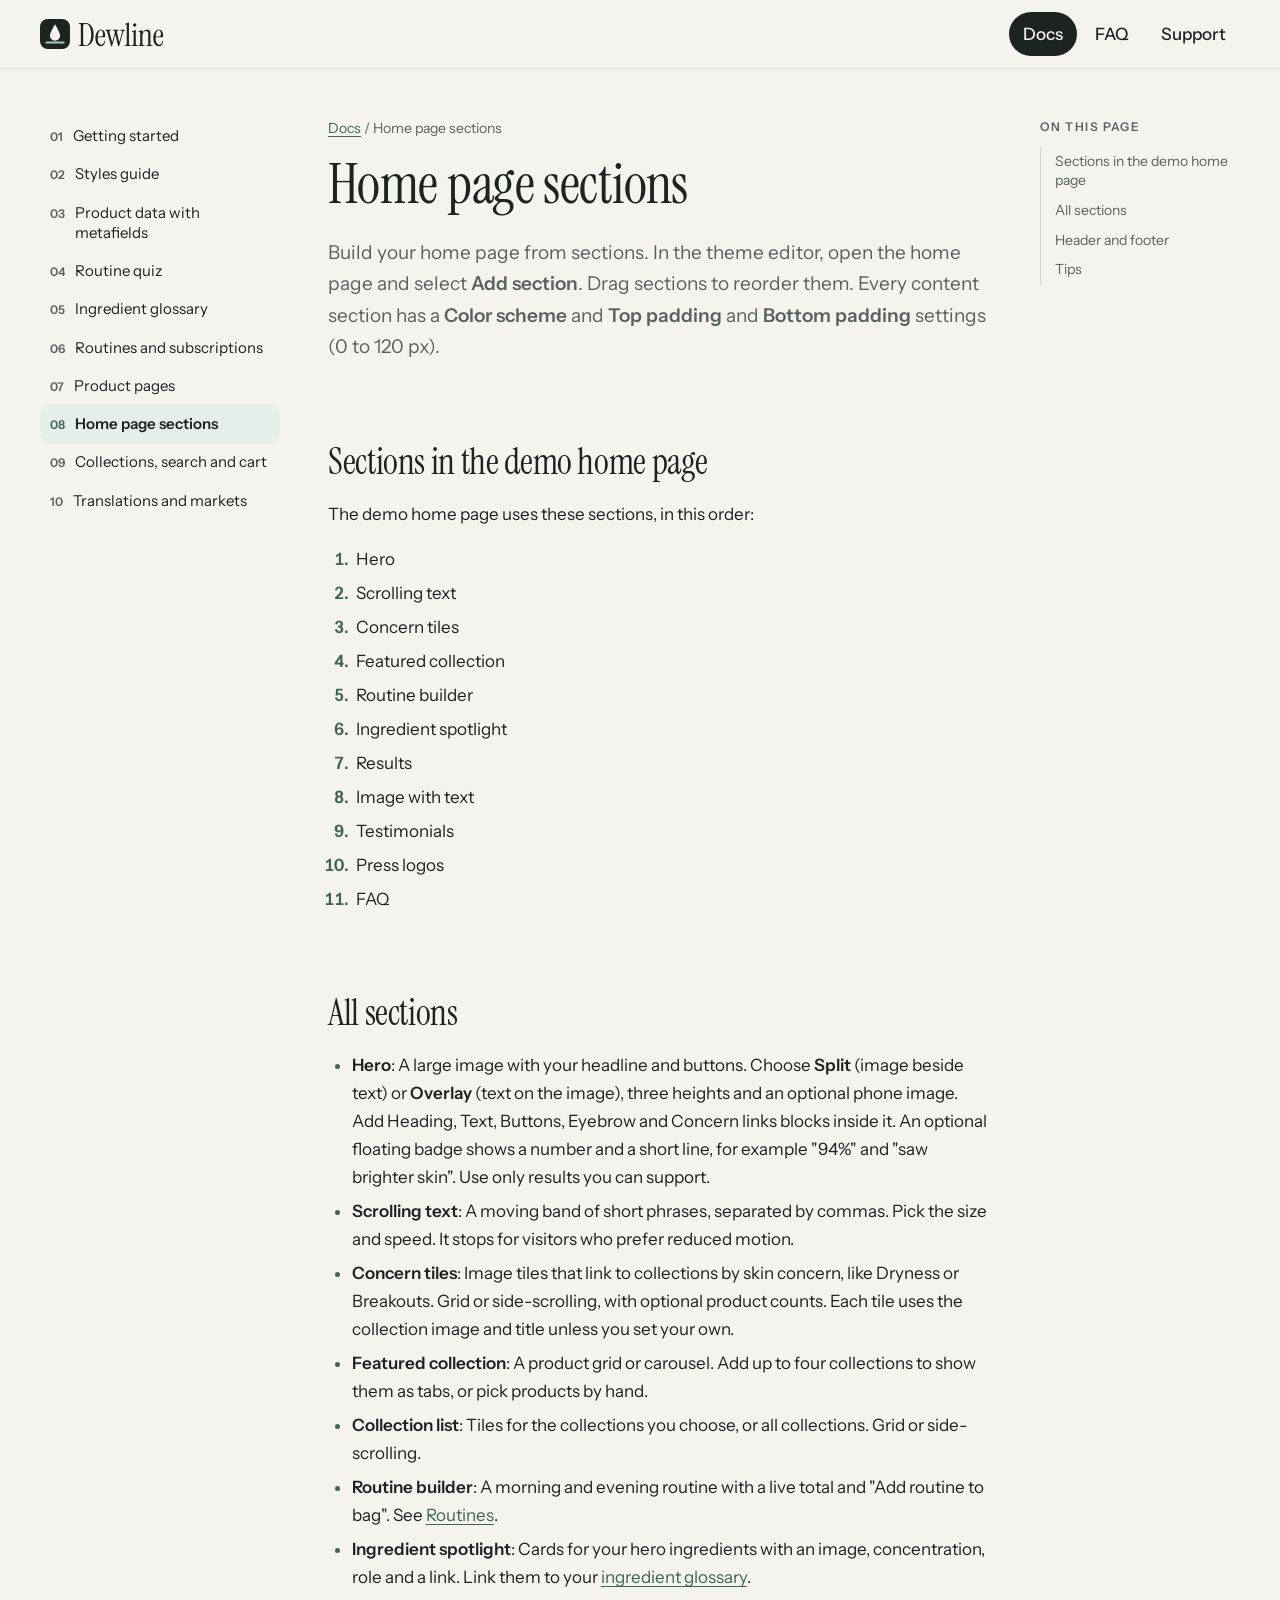
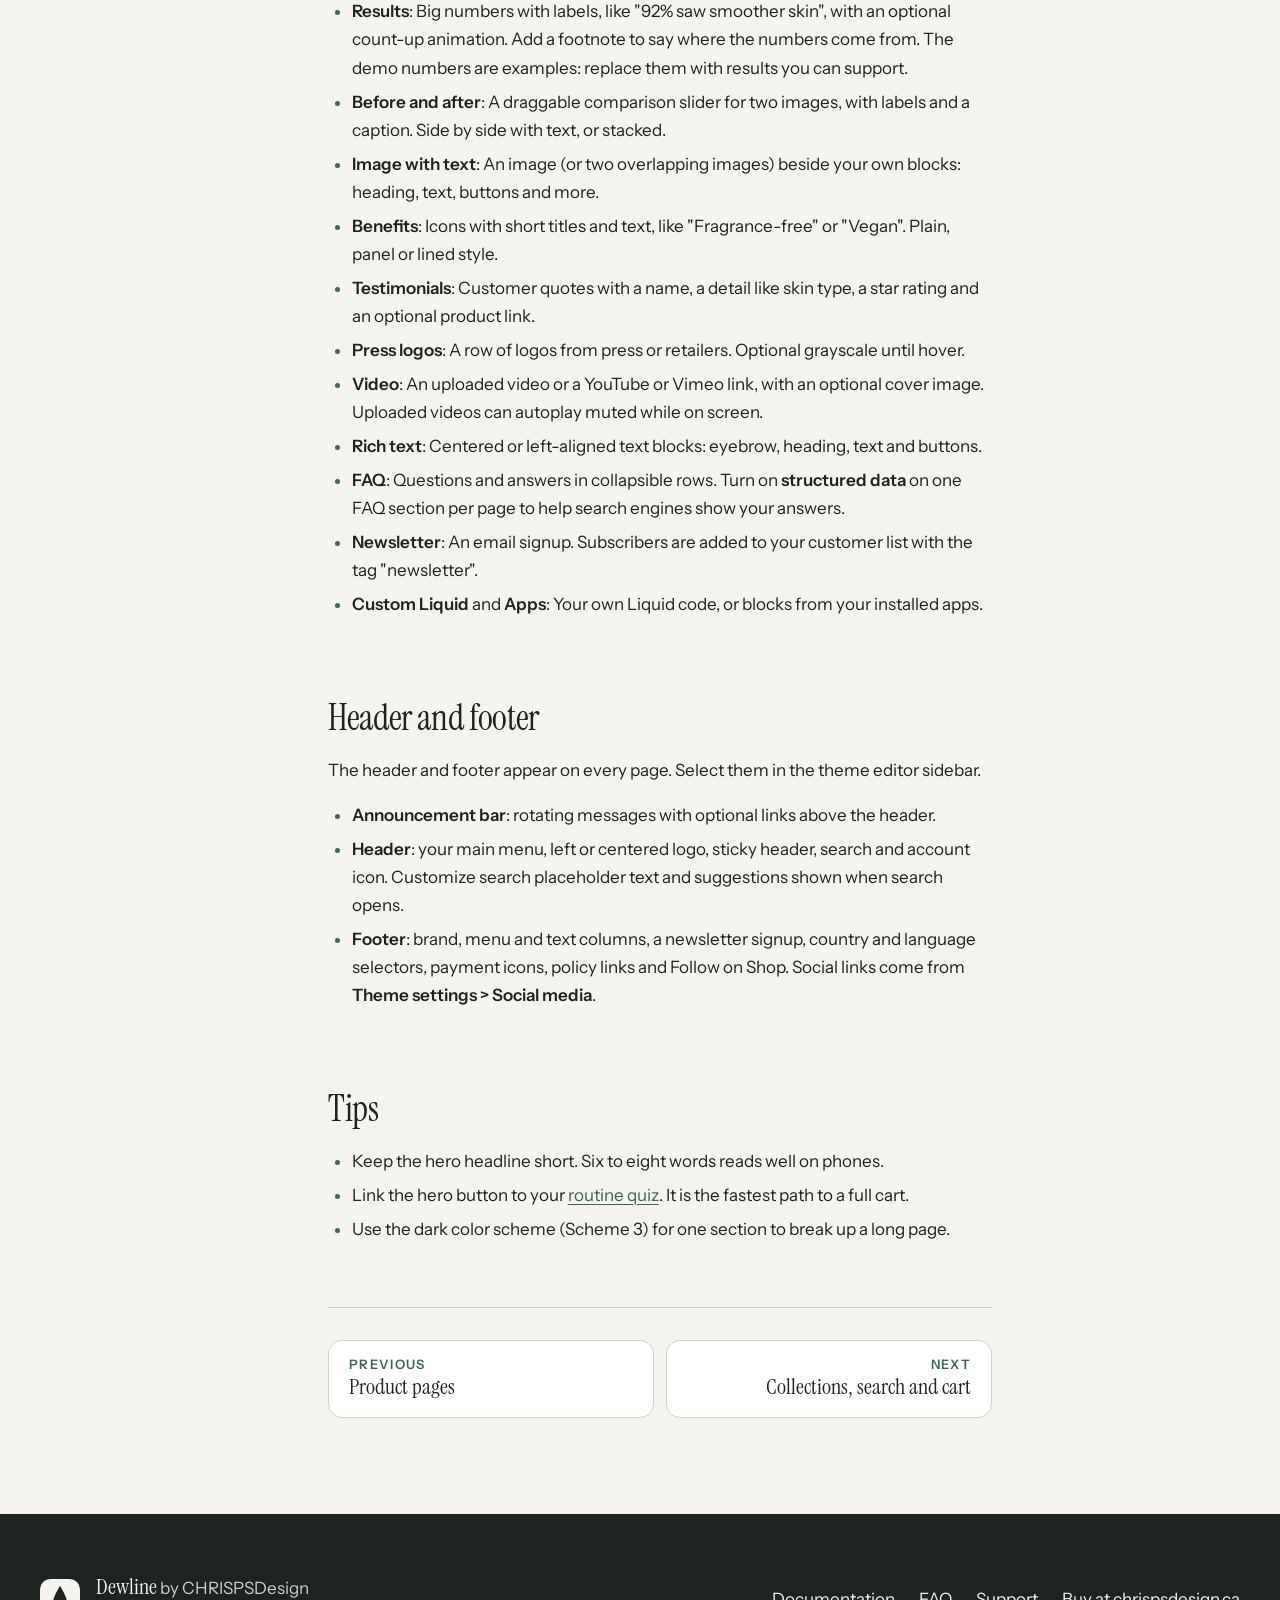
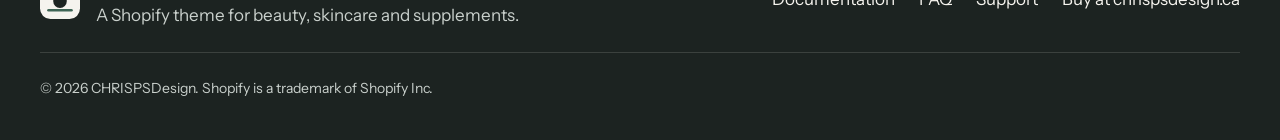
<file: docs/home-page.html>
<!doctype html>
<html lang="en">
<head>
<meta charset="utf-8">
<meta name="viewport" content="width=device-width, initial-scale=1">
<title>Home page sections | Dewline docs</title>
<meta name="description" content="Build your home page from sections. In the theme editor, open the home page and select Add section. Drag sections to reorder them. Every content section has a Color scheme and Top padding and Bottom padding settings (0 to 120 px).">
<meta name="theme-color" content="#F5F3EE">
<link rel="icon" href="../assets/dewline-mark.svg" type="image/svg+xml">
<link rel="preload" href="../assets/fonts/instrument-serif.ttf" as="font" type="font/ttf" crossorigin>
<link rel="stylesheet" href="../assets/site.css">
</head>
<body class="page-docs">
<a class="skip" href="#main">Skip to content</a>
<header class="site-header">
  <div class="wrap site-header__bar">
    <a class="brand" href="../index.html"><img src="../assets/dewline-lockup.svg" width="126" height="32" alt="Dewline home"></a>
    <nav aria-label="Main"><ul class="site-nav"><li><a href="../docs/index.html" aria-current="page">Docs</a></li><li><a href="../faq.html">FAQ</a></li><li><a href="../support.html">Support</a></li></ul></nav>
  </div>
</header>
<main id="main" tabindex="-1">
<div class="wrap docs">
  <aside class="docs__side">
    <details class="docs__menu" open data-docs-menu>
      <summary>Documentation menu</summary>
      <nav aria-label="Documentation"><ol class="docs__list"><li><a href="getting-started.html">Getting started</a></li><li><a href="styles.html">Styles guide</a></li><li><a href="product-data.html">Product data with metafields</a></li><li><a href="routine-quiz.html">Routine quiz</a></li><li><a href="ingredient-glossary.html">Ingredient glossary</a></li><li><a href="routines.html">Routines and subscriptions</a></li><li><a href="product-pages.html">Product pages</a></li><li><a href="home-page.html" aria-current="page">Home page sections</a></li><li><a href="collections-search-cart.html">Collections, search and cart</a></li><li><a href="translations-markets.html">Translations and markets</a></li></ol></nav>
    </details>
  </aside>
  <article class="docs__main prose">
    <p class="crumbs"><a href="index.html">Docs</a> <span aria-hidden="true">/</span> Home page sections</p>
    <h1 id="home-page-sections">Home page sections</h1>
<p>Build your home page from sections. In the theme editor, open the home page and select <strong>Add section</strong>. Drag sections to reorder them. Every content section has a <strong>Color scheme</strong> and <strong>Top padding</strong> and <strong>Bottom padding</strong> settings (0 to 120 px).</p>
<h2 id="sections-in-the-demo-home-page">Sections in the demo home page</h2>
<p>The demo home page uses these sections, in this order:</p>
<ol>
<li>Hero</li>
<li>Scrolling text</li>
<li>Concern tiles</li>
<li>Featured collection</li>
<li>Routine builder</li>
<li>Ingredient spotlight</li>
<li>Results</li>
<li>Image with text</li>
<li>Testimonials</li>
<li>Press logos</li>
<li>FAQ</li>
</ol>
<h2 id="all-sections">All sections</h2>
<ul>
<li><strong>Hero</strong>: A large image with your headline and buttons. Choose <strong>Split</strong> (image beside text) or <strong>Overlay</strong> (text on the image), three heights and an optional phone image. Add Heading, Text, Buttons, Eyebrow and Concern links blocks inside it. An optional floating badge shows a number and a short line, for example &quot;94%&quot; and &quot;saw brighter skin&quot;. Use only results you can support.</li>
<li><strong>Scrolling text</strong>: A moving band of short phrases, separated by commas. Pick the size and speed. It stops for visitors who prefer reduced motion.</li>
<li><strong>Concern tiles</strong>: Image tiles that link to collections by skin concern, like Dryness or Breakouts. Grid or side-scrolling, with optional product counts. Each tile uses the collection image and title unless you set your own.</li>
<li><strong>Featured collection</strong>: A product grid or carousel. Add up to four collections to show them as tabs, or pick products by hand.</li>
<li><strong>Collection list</strong>: Tiles for the collections you choose, or all collections. Grid or side-scrolling.</li>
<li><strong>Routine builder</strong>: A morning and evening routine with a live total and &quot;Add routine to bag&quot;. See <a href="routines.html">Routines</a>.</li>
<li><strong>Ingredient spotlight</strong>: Cards for your hero ingredients with an image, concentration, role and a link. Link them to your <a href="ingredient-glossary.html">ingredient glossary</a>.</li>
<li><strong>Results</strong>: Big numbers with labels, like &quot;92% saw smoother skin&quot;, with an optional count-up animation. Add a footnote to say where the numbers come from. The demo numbers are examples: replace them with results you can support.</li>
<li><strong>Before and after</strong>: A draggable comparison slider for two images, with labels and a caption. Side by side with text, or stacked.</li>
<li><strong>Image with text</strong>: An image (or two overlapping images) beside your own blocks: heading, text, buttons and more.</li>
<li><strong>Benefits</strong>: Icons with short titles and text, like &quot;Fragrance-free&quot; or &quot;Vegan&quot;. Plain, panel or lined style.</li>
<li><strong>Testimonials</strong>: Customer quotes with a name, a detail like skin type, a star rating and an optional product link.</li>
<li><strong>Press logos</strong>: A row of logos from press or retailers. Optional grayscale until hover.</li>
<li><strong>Video</strong>: An uploaded video or a YouTube or Vimeo link, with an optional cover image. Uploaded videos can autoplay muted while on screen.</li>
<li><strong>Rich text</strong>: Centered or left-aligned text blocks: eyebrow, heading, text and buttons.</li>
<li><strong>FAQ</strong>: Questions and answers in collapsible rows. Turn on <strong>structured data</strong> on one FAQ section per page to help search engines show your answers.</li>
<li><strong>Newsletter</strong>: An email signup. Subscribers are added to your customer list with the tag &quot;newsletter&quot;.</li>
<li><strong>Custom Liquid</strong> and <strong>Apps</strong>: Your own Liquid code, or blocks from your installed apps.</li>
</ul>
<h2 id="header-and-footer">Header and footer</h2>
<p>The header and footer appear on every page. Select them in the theme editor sidebar.</p>
<ul>
<li><strong>Announcement bar</strong>: rotating messages with optional links above the header.</li>
<li><strong>Header</strong>: your main menu, left or centered logo, sticky header, search and account icon. Customize search placeholder text and suggestions shown when search opens.</li>
<li><strong>Footer</strong>: brand, menu and text columns, a newsletter signup, country and language selectors, payment icons, policy links and Follow on Shop. Social links come from <strong>Theme settings &gt; Social media</strong>.</li>
</ul>
<h2 id="tips">Tips</h2>
<ul>
<li>Keep the hero headline short. Six to eight words reads well on phones.</li>
<li>Link the hero button to your <a href="routine-quiz.html">routine quiz</a>. It is the fastest path to a full cart.</li>
<li>Use the dark color scheme (Scheme 3) for one section to break up a long page.</li>
</ul>

    <nav class="pager" aria-label="Previous and next">
    <a class="pager__link" href="product-pages.html" rel="prev"><span>Previous</span>Product pages</a>
    <a class="pager__link pager__link--next" href="collections-search-cart.html" rel="next"><span>Next</span>Collections, search and cart</a>
  </nav>
  </article>
  <aside class="docs__toc" aria-labelledby="toc-h"><p class="docs__toc-title" id="toc-h">On this page</p><ul><li><a href="#sections-in-the-demo-home-page">Sections in the demo home page</a></li><li><a href="#all-sections">All sections</a></li><li><a href="#header-and-footer">Header and footer</a></li><li><a href="#tips">Tips</a></li></ul></aside>
</div>
</main>
<footer class="site-footer">
  <div class="wrap site-footer__inner">
    <div class="site-footer__brand">
      <img src="../assets/dewline-mark-light.svg" width="40" height="40" alt="">
      <p><strong>Dewline</strong> by CHRISPSDesign<br><span>A Shopify theme for beauty, skincare and supplements.</span></p>
    </div>
    <nav aria-label="Footer"><ul class="site-footer__links">
      <li><a href="../docs/index.html">Documentation</a></li>
      <li><a href="../faq.html">FAQ</a></li>
      <li><a href="../support.html">Support</a></li>
      <li><a href="https://chrispsdesign.ca/themes/">Buy at chrispsdesign.ca</a></li>
    </ul></nav>
    <p class="site-footer__legal">© 2026 CHRISPSDesign. Shopify is a trademark of Shopify Inc.</p>
  </div>
</footer>
<script>
  // Collapse the docs menu on narrow screens; it stays open on wide ones.
  if (window.matchMedia('(max-width: 899px)').matches) document.querySelector('[data-docs-menu]').open = false;
</script>
</body>
</html>
</file>
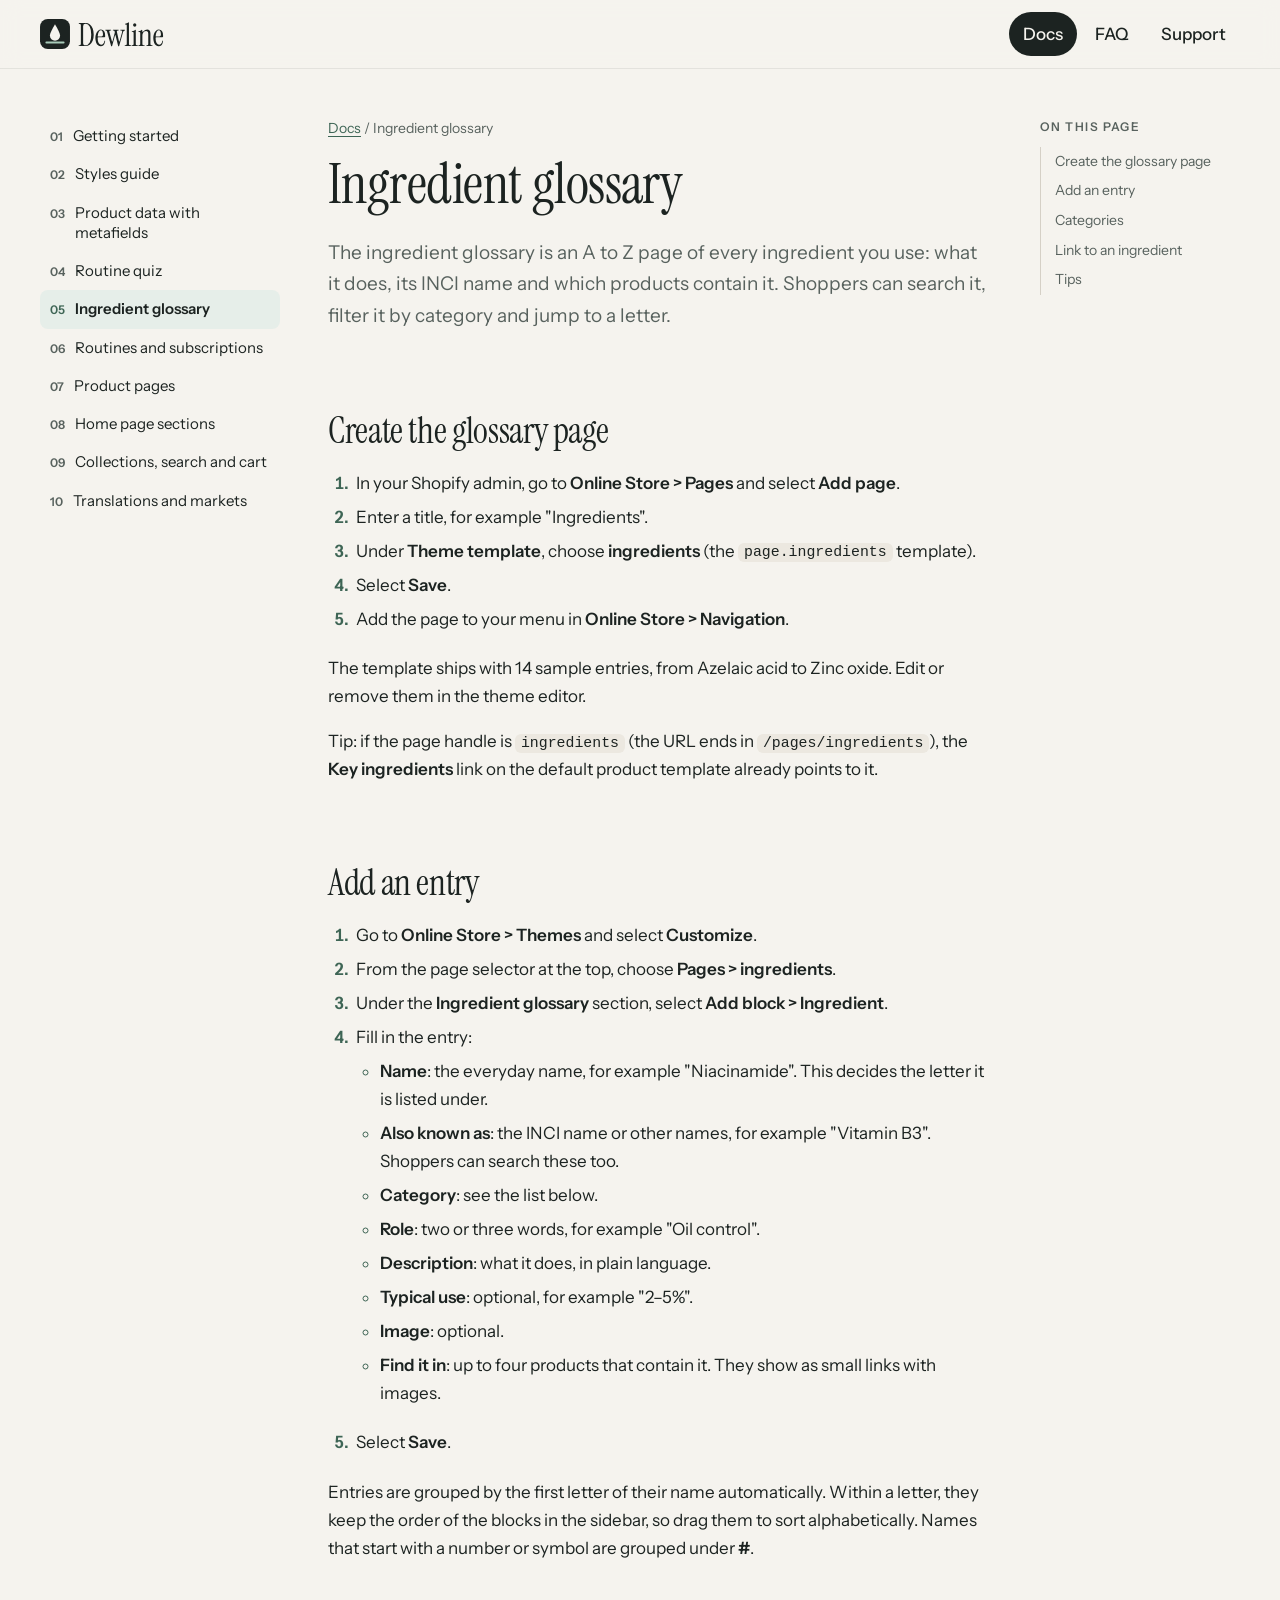
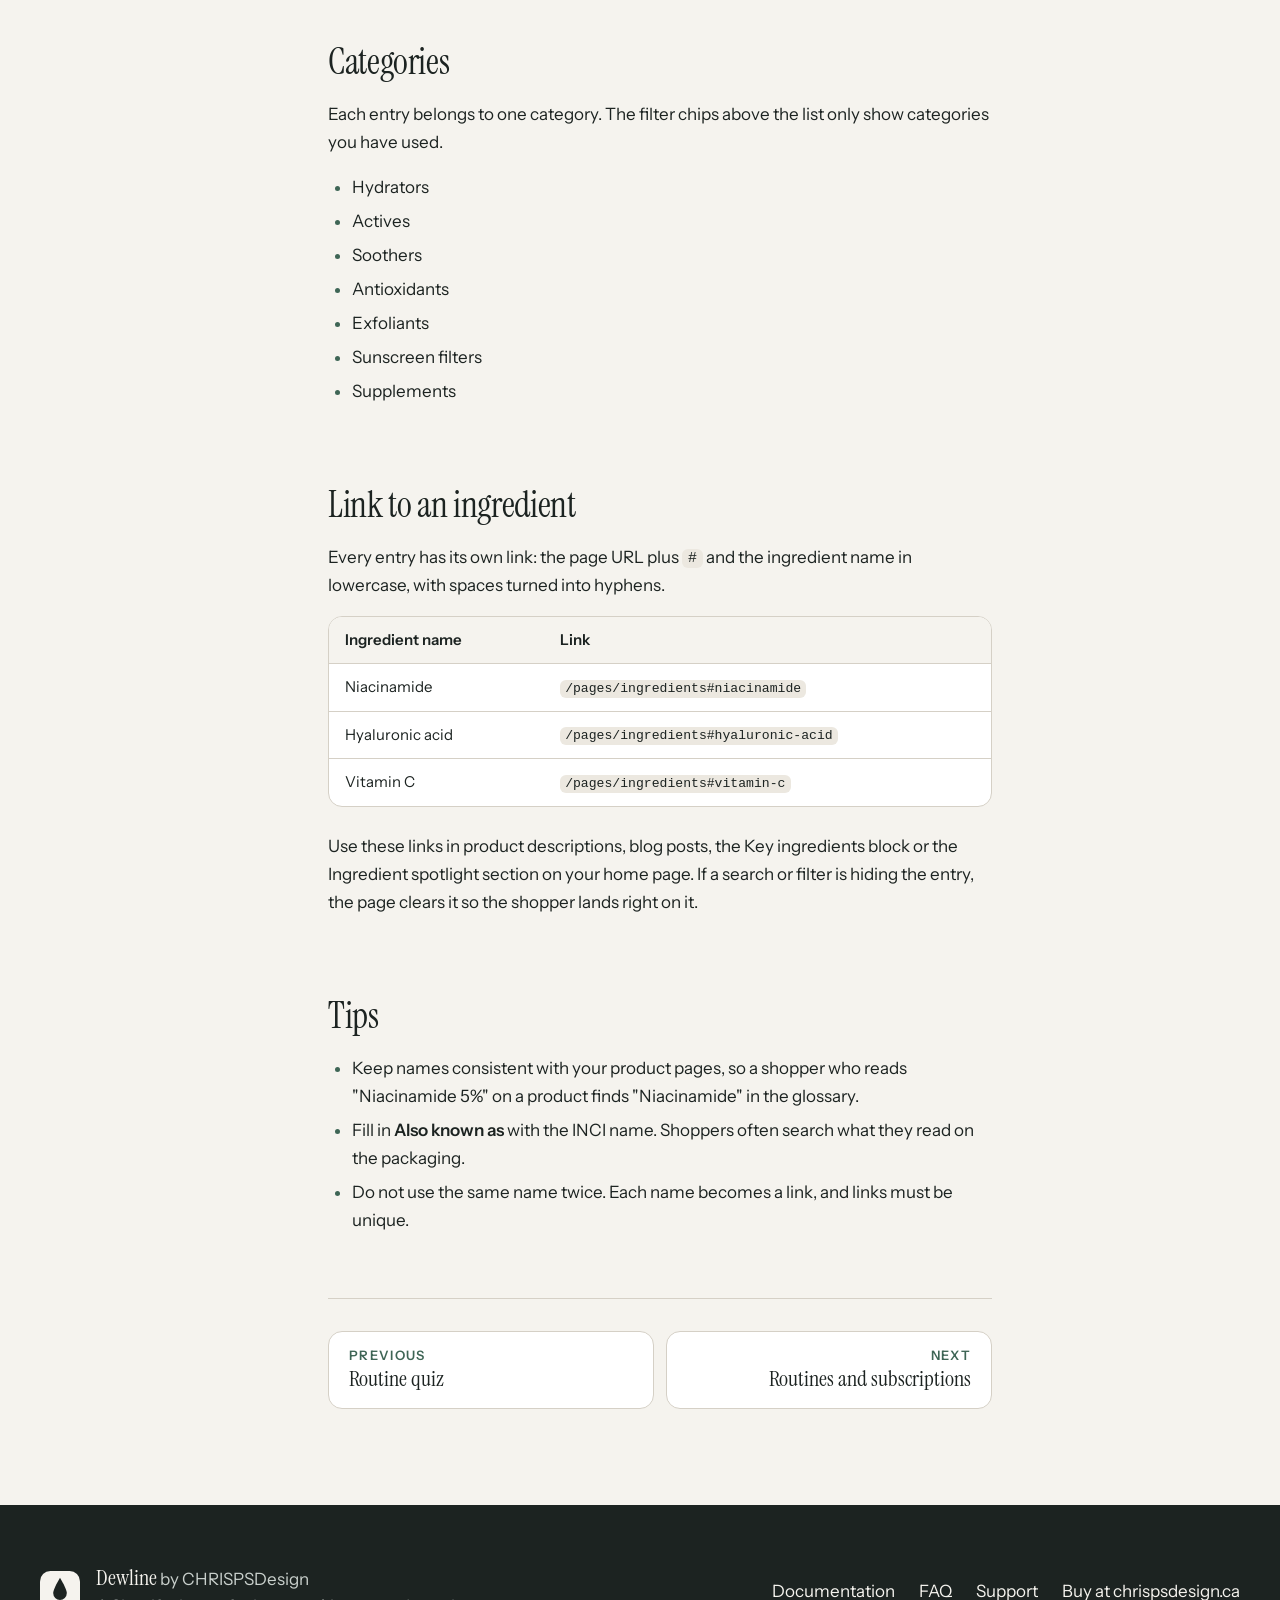
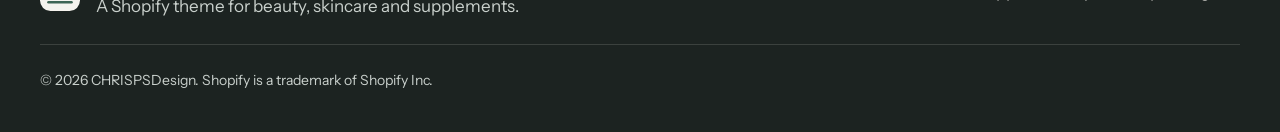
<file: docs/ingredient-glossary.html>
<!doctype html>
<html lang="en">
<head>
<meta charset="utf-8">
<meta name="viewport" content="width=device-width, initial-scale=1">
<title>Ingredient glossary | Dewline docs</title>
<meta name="description" content="The ingredient glossary is an A to Z page of every ingredient you use: what it does, its INCI name and which products contain it. Shoppers can search it, filter it by category and jump to a letter.">
<meta name="theme-color" content="#F5F3EE">
<link rel="icon" href="../assets/dewline-mark.svg" type="image/svg+xml">
<link rel="preload" href="../assets/fonts/instrument-serif.ttf" as="font" type="font/ttf" crossorigin>
<link rel="stylesheet" href="../assets/site.css">
</head>
<body class="page-docs">
<a class="skip" href="#main">Skip to content</a>
<header class="site-header">
  <div class="wrap site-header__bar">
    <a class="brand" href="../index.html"><img src="../assets/dewline-lockup.svg" width="126" height="32" alt="Dewline home"></a>
    <nav aria-label="Main"><ul class="site-nav"><li><a href="../docs/index.html" aria-current="page">Docs</a></li><li><a href="../faq.html">FAQ</a></li><li><a href="../support.html">Support</a></li></ul></nav>
  </div>
</header>
<main id="main" tabindex="-1">
<div class="wrap docs">
  <aside class="docs__side">
    <details class="docs__menu" open data-docs-menu>
      <summary>Documentation menu</summary>
      <nav aria-label="Documentation"><ol class="docs__list"><li><a href="getting-started.html">Getting started</a></li><li><a href="styles.html">Styles guide</a></li><li><a href="product-data.html">Product data with metafields</a></li><li><a href="routine-quiz.html">Routine quiz</a></li><li><a href="ingredient-glossary.html" aria-current="page">Ingredient glossary</a></li><li><a href="routines.html">Routines and subscriptions</a></li><li><a href="product-pages.html">Product pages</a></li><li><a href="home-page.html">Home page sections</a></li><li><a href="collections-search-cart.html">Collections, search and cart</a></li><li><a href="translations-markets.html">Translations and markets</a></li></ol></nav>
    </details>
  </aside>
  <article class="docs__main prose">
    <p class="crumbs"><a href="index.html">Docs</a> <span aria-hidden="true">/</span> Ingredient glossary</p>
    <h1 id="ingredient-glossary">Ingredient glossary</h1>
<p>The ingredient glossary is an A to Z page of every ingredient you use: what it does, its INCI name and which products contain it. Shoppers can search it, filter it by category and jump to a letter.</p>
<h2 id="create-the-glossary-page">Create the glossary page</h2>
<ol>
<li>In your Shopify admin, go to <strong>Online Store &gt; Pages</strong> and select <strong>Add page</strong>.</li>
<li>Enter a title, for example &quot;Ingredients&quot;.</li>
<li>Under <strong>Theme template</strong>, choose <strong>ingredients</strong> (the <code>page.ingredients</code> template).</li>
<li>Select <strong>Save</strong>.</li>
<li>Add the page to your menu in <strong>Online Store &gt; Navigation</strong>.</li>
</ol>
<p>The template ships with 14 sample entries, from Azelaic acid to Zinc oxide. Edit or remove them in the theme editor.</p>
<p>Tip: if the page handle is <code>ingredients</code> (the URL ends in <code>/pages/ingredients</code>), the <strong>Key ingredients</strong> link on the default product template already points to it.</p>
<h2 id="add-an-entry">Add an entry</h2>
<ol>
<li>Go to <strong>Online Store &gt; Themes</strong> and select <strong>Customize</strong>.</li>
<li>From the page selector at the top, choose <strong>Pages &gt; ingredients</strong>.</li>
<li>Under the <strong>Ingredient glossary</strong> section, select <strong>Add block &gt; Ingredient</strong>.</li>
<li>Fill in the entry:<ul>
<li><strong>Name</strong>: the everyday name, for example &quot;Niacinamide&quot;. This decides the letter it is listed under.</li>
<li><strong>Also known as</strong>: the INCI name or other names, for example &quot;Vitamin B3&quot;. Shoppers can search these too.</li>
<li><strong>Category</strong>: see the list below.</li>
<li><strong>Role</strong>: two or three words, for example &quot;Oil control&quot;.</li>
<li><strong>Description</strong>: what it does, in plain language.</li>
<li><strong>Typical use</strong>: optional, for example &quot;2–5%&quot;.</li>
<li><strong>Image</strong>: optional.</li>
<li><strong>Find it in</strong>: up to four products that contain it. They show as small links with images.</li>
</ul>
</li>
<li>Select <strong>Save</strong>.</li>
</ol>
<p>Entries are grouped by the first letter of their name automatically. Within a letter, they keep the order of the blocks in the sidebar, so drag them to sort alphabetically. Names that start with a number or symbol are grouped under <strong>#</strong>.</p>
<h2 id="categories">Categories</h2>
<p>Each entry belongs to one category. The filter chips above the list only show categories you have used.</p>
<ul>
<li>Hydrators</li>
<li>Actives</li>
<li>Soothers</li>
<li>Antioxidants</li>
<li>Exfoliants</li>
<li>Sunscreen filters</li>
<li>Supplements</li>
</ul>
<h2 id="link-to-an-ingredient">Link to an ingredient</h2>
<p>Every entry has its own link: the page URL plus <code>#</code> and the ingredient name in lowercase, with spaces turned into hyphens.</p>
<div class="table-wrap" role="region" aria-label="Link to an ingredient: Ingredient name, Link" tabindex="0"><table>
<thead>
<tr>
<th>Ingredient name</th>
<th>Link</th>
</tr>
</thead>
<tbody><tr>
<td>Niacinamide</td>
<td><code>/pages/ingredients#niacinamide</code></td>
</tr>
<tr>
<td>Hyaluronic acid</td>
<td><code>/pages/ingredients#hyaluronic-acid</code></td>
</tr>
<tr>
<td>Vitamin C</td>
<td><code>/pages/ingredients#vitamin-c</code></td>
</tr>
</tbody></table>
</div>
<p>Use these links in product descriptions, blog posts, the Key ingredients block or the Ingredient spotlight section on your home page. If a search or filter is hiding the entry, the page clears it so the shopper lands right on it.</p>
<h2 id="tips">Tips</h2>
<ul>
<li>Keep names consistent with your product pages, so a shopper who reads &quot;Niacinamide 5%&quot; on a product finds &quot;Niacinamide&quot; in the glossary.</li>
<li>Fill in <strong>Also known as</strong> with the INCI name. Shoppers often search what they read on the packaging.</li>
<li>Do not use the same name twice. Each name becomes a link, and links must be unique.</li>
</ul>

    <nav class="pager" aria-label="Previous and next">
    <a class="pager__link" href="routine-quiz.html" rel="prev"><span>Previous</span>Routine quiz</a>
    <a class="pager__link pager__link--next" href="routines.html" rel="next"><span>Next</span>Routines and subscriptions</a>
  </nav>
  </article>
  <aside class="docs__toc" aria-labelledby="toc-h"><p class="docs__toc-title" id="toc-h">On this page</p><ul><li><a href="#create-the-glossary-page">Create the glossary page</a></li><li><a href="#add-an-entry">Add an entry</a></li><li><a href="#categories">Categories</a></li><li><a href="#link-to-an-ingredient">Link to an ingredient</a></li><li><a href="#tips">Tips</a></li></ul></aside>
</div>
</main>
<footer class="site-footer">
  <div class="wrap site-footer__inner">
    <div class="site-footer__brand">
      <img src="../assets/dewline-mark-light.svg" width="40" height="40" alt="">
      <p><strong>Dewline</strong> by CHRISPSDesign<br><span>A Shopify theme for beauty, skincare and supplements.</span></p>
    </div>
    <nav aria-label="Footer"><ul class="site-footer__links">
      <li><a href="../docs/index.html">Documentation</a></li>
      <li><a href="../faq.html">FAQ</a></li>
      <li><a href="../support.html">Support</a></li>
      <li><a href="https://chrispsdesign.ca/themes/">Buy at chrispsdesign.ca</a></li>
    </ul></nav>
    <p class="site-footer__legal">© 2026 CHRISPSDesign. Shopify is a trademark of Shopify Inc.</p>
  </div>
</footer>
<script>
  // Collapse the docs menu on narrow screens; it stays open on wide ones.
  if (window.matchMedia('(max-width: 899px)').matches) document.querySelector('[data-docs-menu]').open = false;
</script>
</body>
</html>
</file>
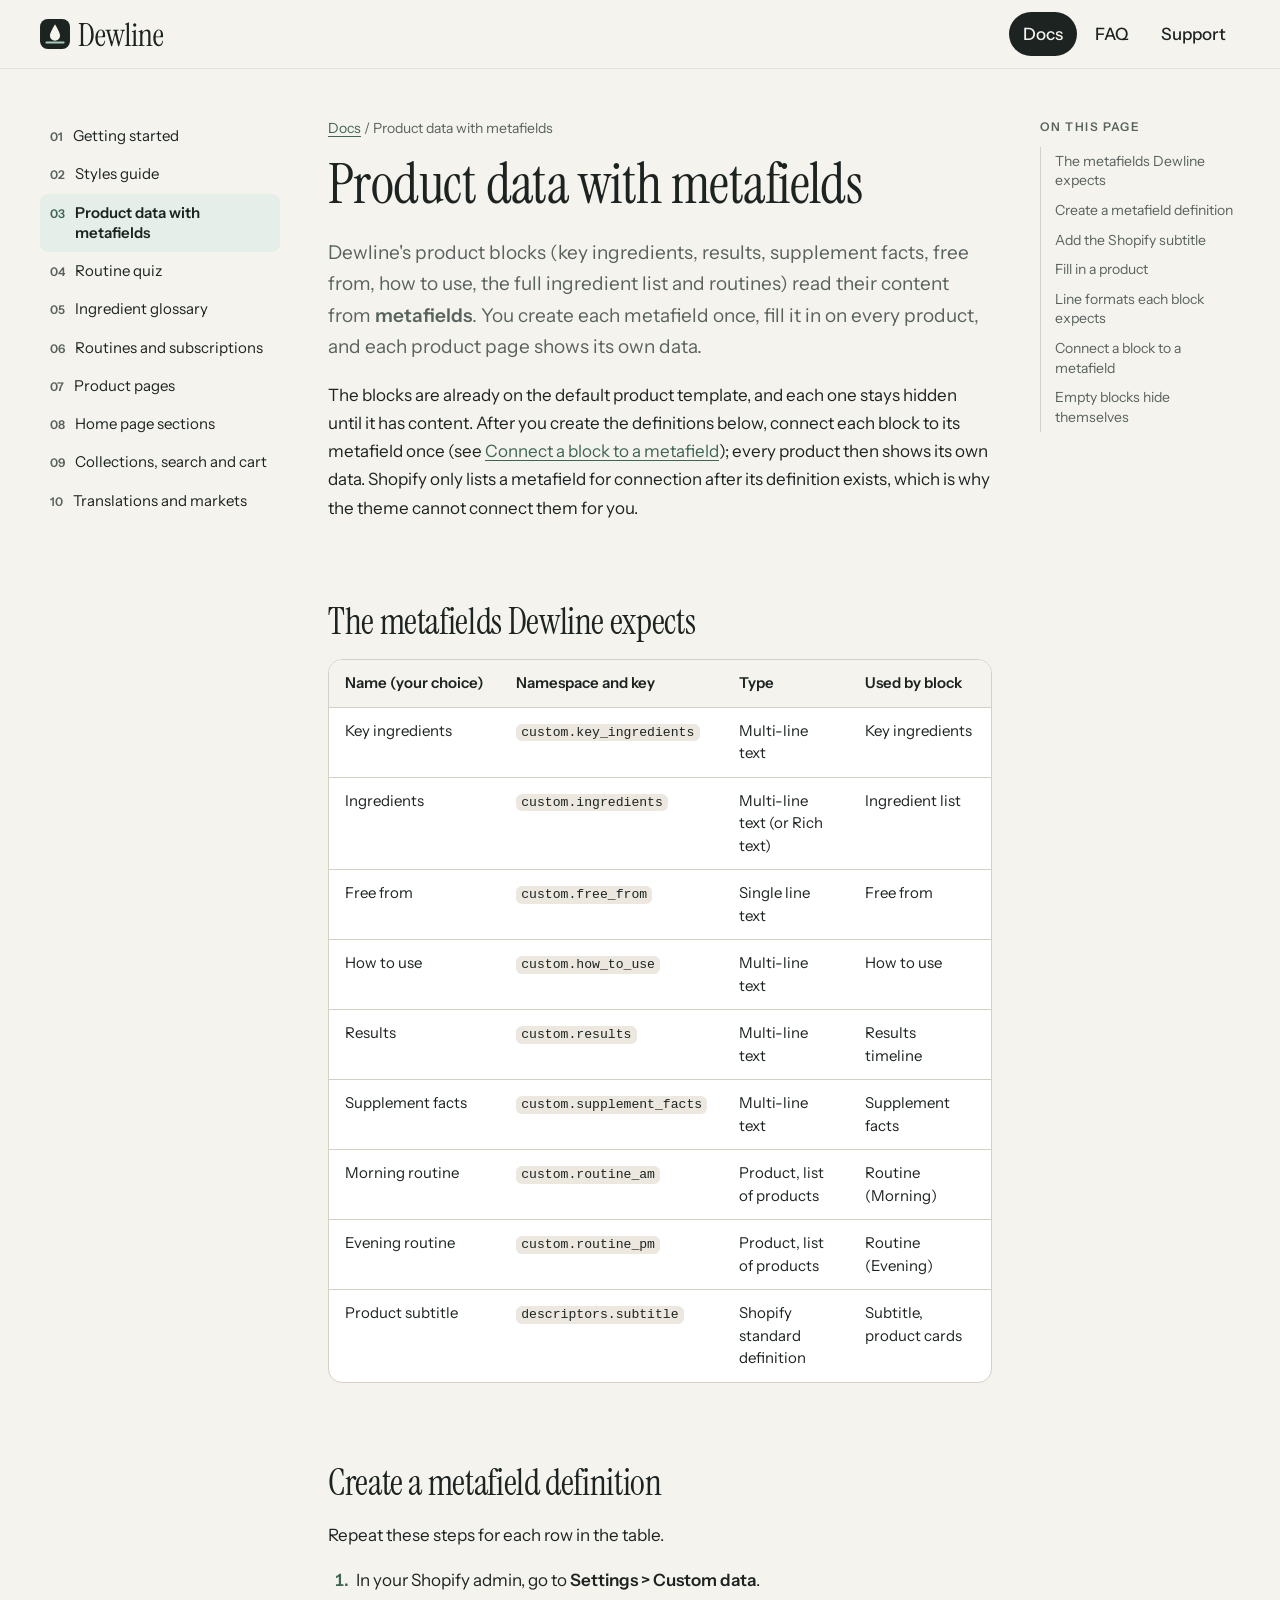
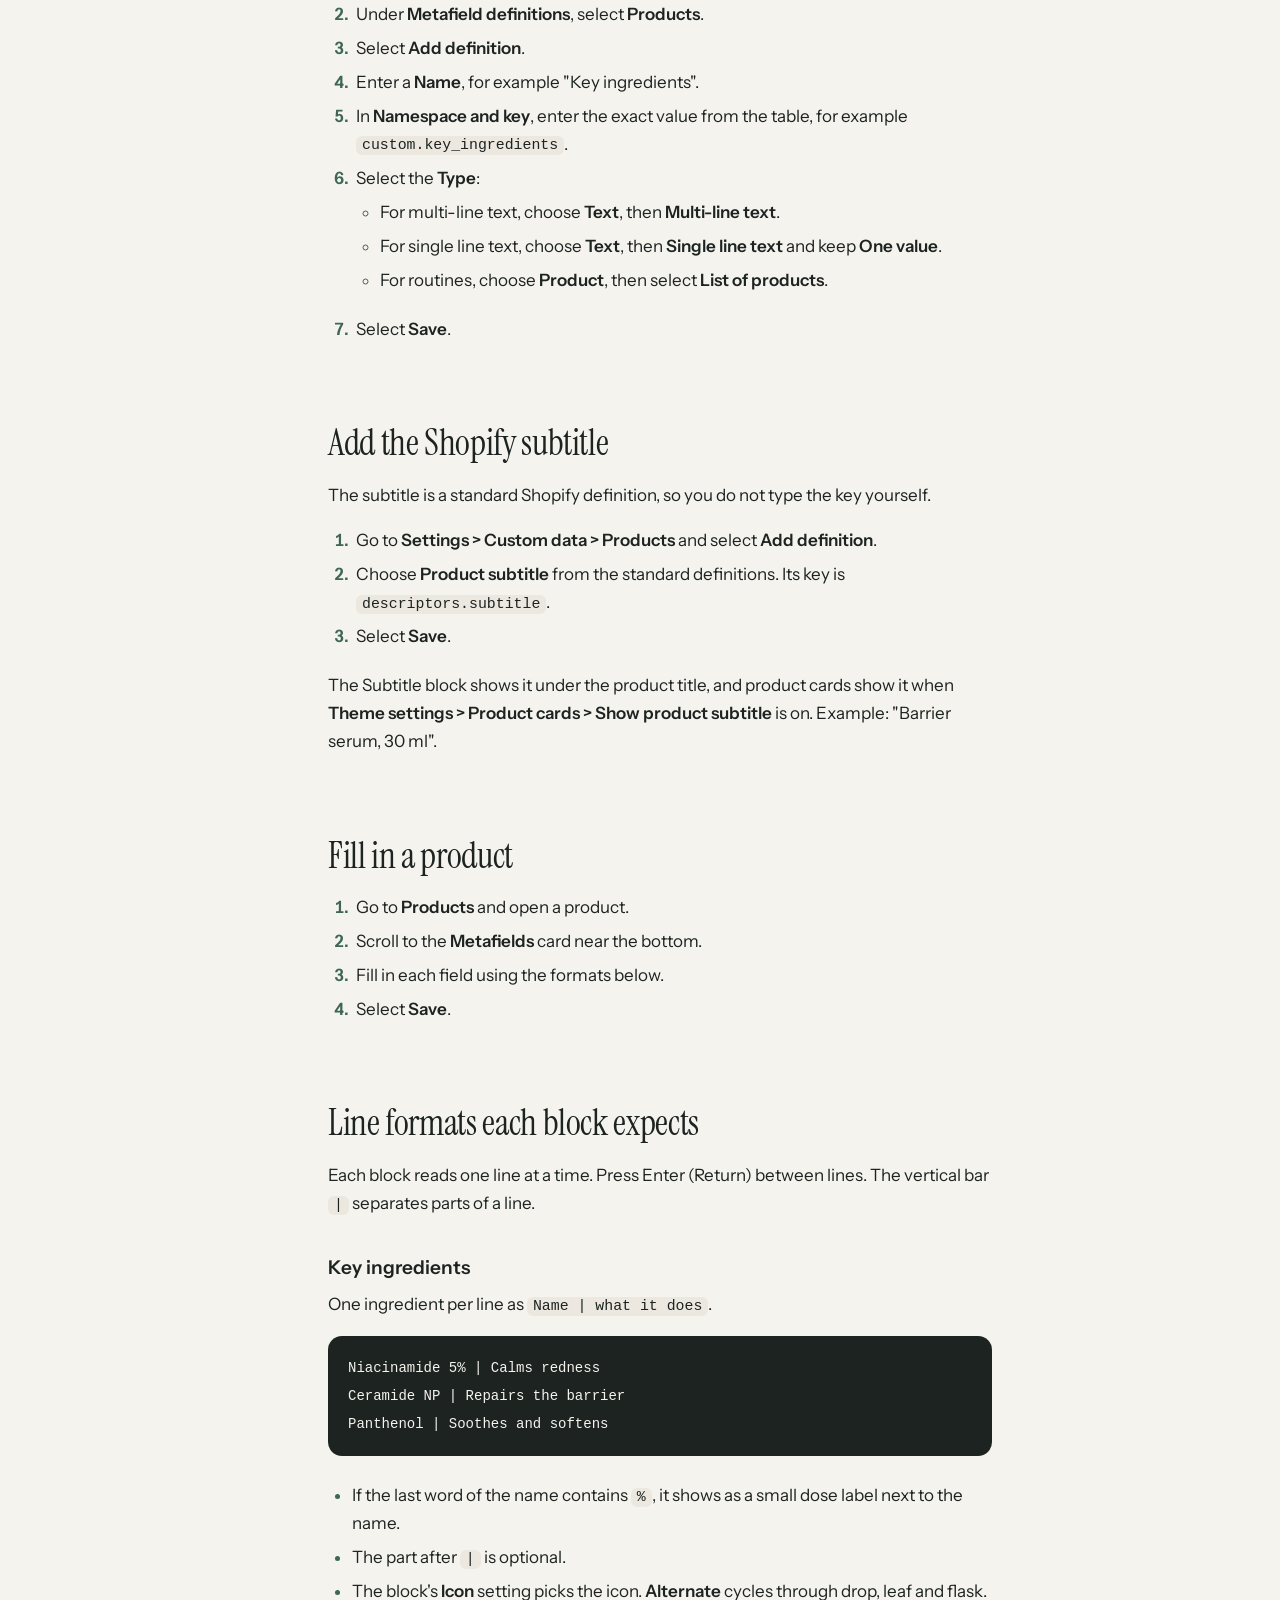
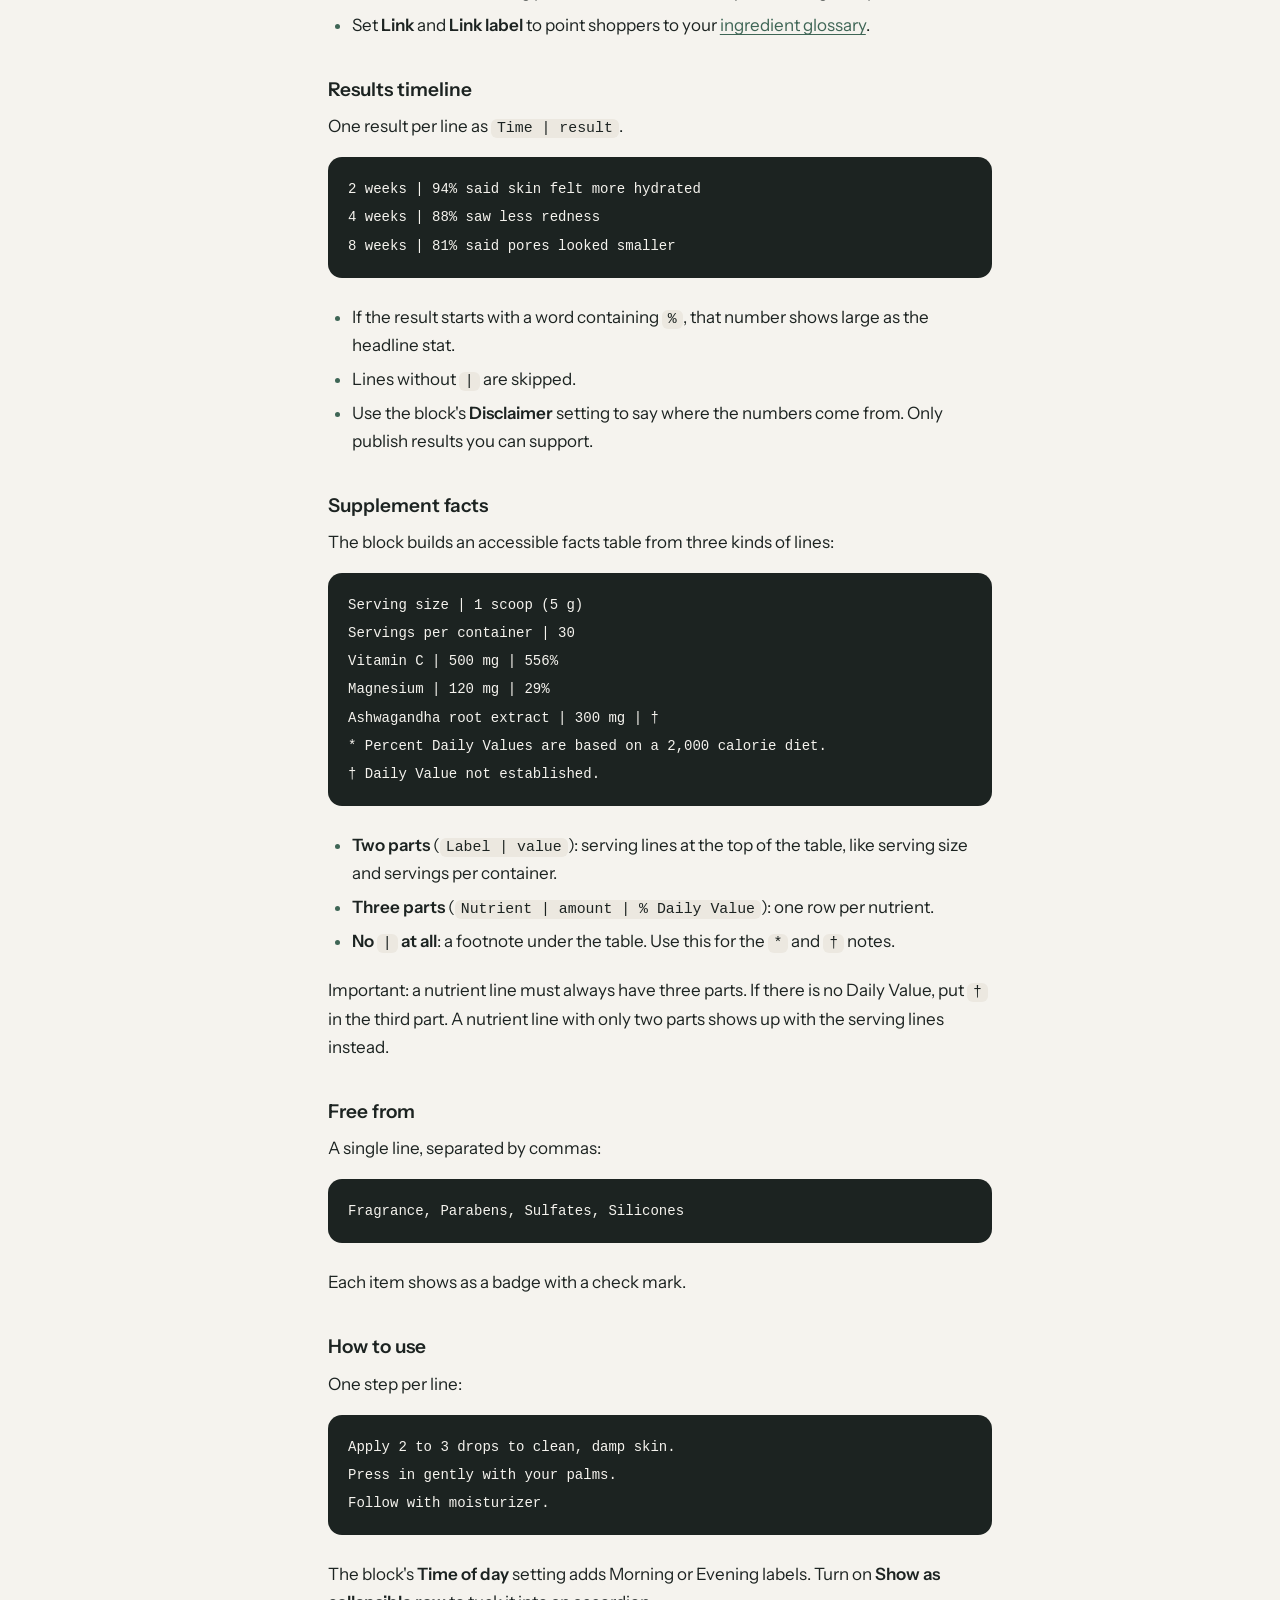
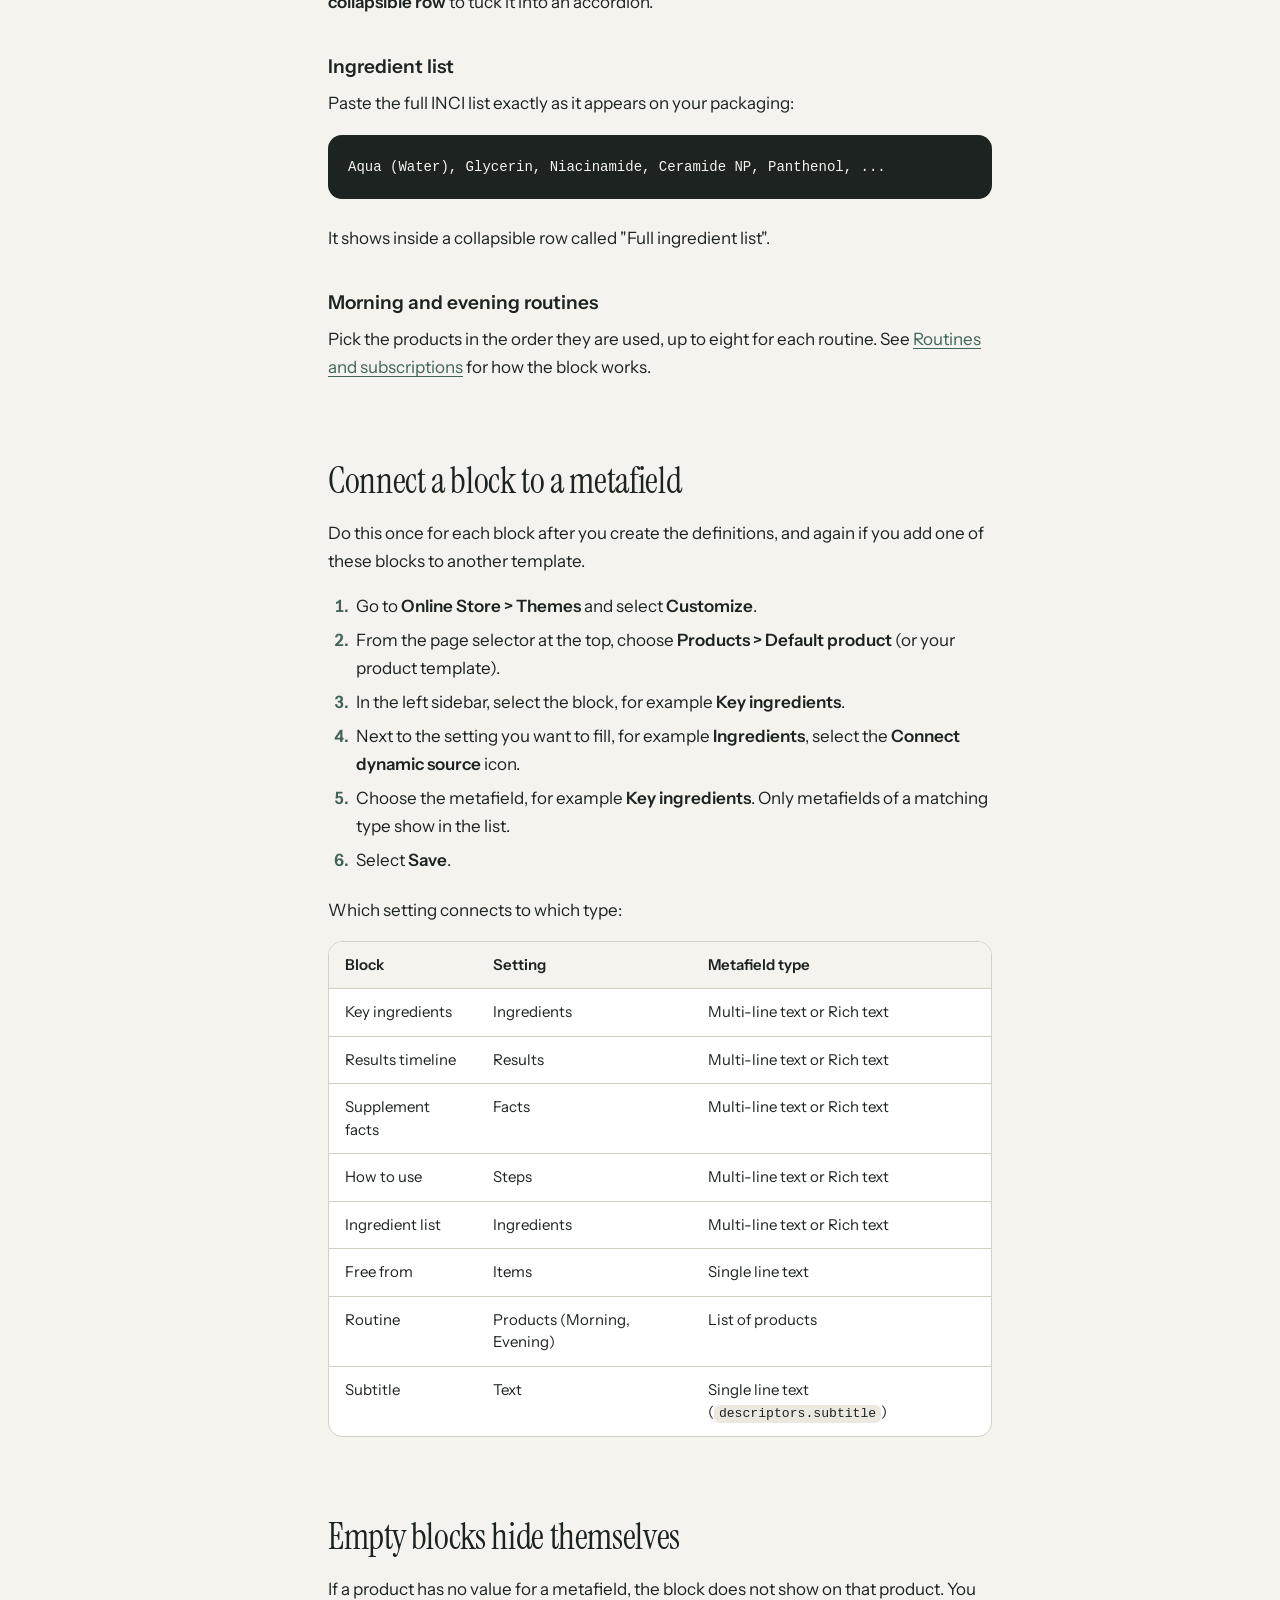
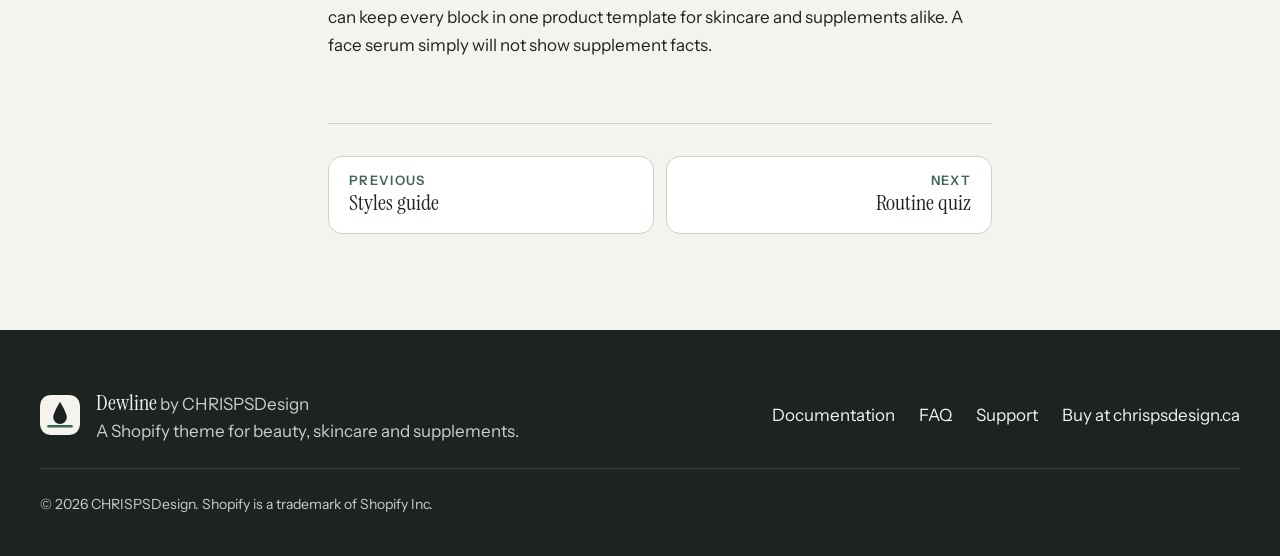
<file: docs/product-data.html>
<!doctype html>
<html lang="en">
<head>
<meta charset="utf-8">
<meta name="viewport" content="width=device-width, initial-scale=1">
<title>Product data with metafields | Dewline docs</title>
<meta name="description" content="Dewline's product blocks (key ingredients, results, supplement facts, free from, how to use, the full ingredient list and routines) read their content from metafields. You create each metafield once, fill it in on every product, and each product page shows its own data.">
<meta name="theme-color" content="#F5F3EE">
<link rel="icon" href="../assets/dewline-mark.svg" type="image/svg+xml">
<link rel="preload" href="../assets/fonts/instrument-serif.ttf" as="font" type="font/ttf" crossorigin>
<link rel="stylesheet" href="../assets/site.css">
</head>
<body class="page-docs">
<a class="skip" href="#main">Skip to content</a>
<header class="site-header">
  <div class="wrap site-header__bar">
    <a class="brand" href="../index.html"><img src="../assets/dewline-lockup.svg" width="126" height="32" alt="Dewline home"></a>
    <nav aria-label="Main"><ul class="site-nav"><li><a href="../docs/index.html" aria-current="page">Docs</a></li><li><a href="../faq.html">FAQ</a></li><li><a href="../support.html">Support</a></li></ul></nav>
  </div>
</header>
<main id="main" tabindex="-1">
<div class="wrap docs">
  <aside class="docs__side">
    <details class="docs__menu" open data-docs-menu>
      <summary>Documentation menu</summary>
      <nav aria-label="Documentation"><ol class="docs__list"><li><a href="getting-started.html">Getting started</a></li><li><a href="styles.html">Styles guide</a></li><li><a href="product-data.html" aria-current="page">Product data with metafields</a></li><li><a href="routine-quiz.html">Routine quiz</a></li><li><a href="ingredient-glossary.html">Ingredient glossary</a></li><li><a href="routines.html">Routines and subscriptions</a></li><li><a href="product-pages.html">Product pages</a></li><li><a href="home-page.html">Home page sections</a></li><li><a href="collections-search-cart.html">Collections, search and cart</a></li><li><a href="translations-markets.html">Translations and markets</a></li></ol></nav>
    </details>
  </aside>
  <article class="docs__main prose">
    <p class="crumbs"><a href="index.html">Docs</a> <span aria-hidden="true">/</span> Product data with metafields</p>
    <h1 id="product-data-with-metafields">Product data with metafields</h1>
<p>Dewline&#39;s product blocks (key ingredients, results, supplement facts, free from, how to use, the full ingredient list and routines) read their content from <strong>metafields</strong>. You create each metafield once, fill it in on every product, and each product page shows its own data.</p>
<p>The blocks are already on the default product template, and each one stays hidden until it has content. After you create the definitions below, connect each block to its metafield once (see <a href="#connect-a-block-to-a-metafield">Connect a block to a metafield</a>); every product then shows its own data. Shopify only lists a metafield for connection after its definition exists, which is why the theme cannot connect them for you.</p>
<h2 id="the-metafields-dewline-expects">The metafields Dewline expects</h2>
<div class="table-wrap" role="region" aria-label="The metafields Dewline expects: Name (your choice), Namespace and key, Type, Used by block" tabindex="0"><table>
<thead>
<tr>
<th>Name (your choice)</th>
<th>Namespace and key</th>
<th>Type</th>
<th>Used by block</th>
</tr>
</thead>
<tbody><tr>
<td>Key ingredients</td>
<td><code>custom.key_ingredients</code></td>
<td>Multi-line text</td>
<td>Key ingredients</td>
</tr>
<tr>
<td>Ingredients</td>
<td><code>custom.ingredients</code></td>
<td>Multi-line text (or Rich text)</td>
<td>Ingredient list</td>
</tr>
<tr>
<td>Free from</td>
<td><code>custom.free_from</code></td>
<td>Single line text</td>
<td>Free from</td>
</tr>
<tr>
<td>How to use</td>
<td><code>custom.how_to_use</code></td>
<td>Multi-line text</td>
<td>How to use</td>
</tr>
<tr>
<td>Results</td>
<td><code>custom.results</code></td>
<td>Multi-line text</td>
<td>Results timeline</td>
</tr>
<tr>
<td>Supplement facts</td>
<td><code>custom.supplement_facts</code></td>
<td>Multi-line text</td>
<td>Supplement facts</td>
</tr>
<tr>
<td>Morning routine</td>
<td><code>custom.routine_am</code></td>
<td>Product, list of products</td>
<td>Routine (Morning)</td>
</tr>
<tr>
<td>Evening routine</td>
<td><code>custom.routine_pm</code></td>
<td>Product, list of products</td>
<td>Routine (Evening)</td>
</tr>
<tr>
<td>Product subtitle</td>
<td><code>descriptors.subtitle</code></td>
<td>Shopify standard definition</td>
<td>Subtitle, product cards</td>
</tr>
</tbody></table>
</div>
<h2 id="create-a-metafield-definition">Create a metafield definition</h2>
<p>Repeat these steps for each row in the table.</p>
<ol>
<li>In your Shopify admin, go to <strong>Settings &gt; Custom data</strong>.</li>
<li>Under <strong>Metafield definitions</strong>, select <strong>Products</strong>.</li>
<li>Select <strong>Add definition</strong>.</li>
<li>Enter a <strong>Name</strong>, for example &quot;Key ingredients&quot;.</li>
<li>In <strong>Namespace and key</strong>, enter the exact value from the table, for example <code>custom.key_ingredients</code>.</li>
<li>Select the <strong>Type</strong>:<ul>
<li>For multi-line text, choose <strong>Text</strong>, then <strong>Multi-line text</strong>.</li>
<li>For single line text, choose <strong>Text</strong>, then <strong>Single line text</strong> and keep <strong>One value</strong>.</li>
<li>For routines, choose <strong>Product</strong>, then select <strong>List of products</strong>.</li>
</ul>
</li>
<li>Select <strong>Save</strong>.</li>
</ol>
<h2 id="add-the-shopify-subtitle">Add the Shopify subtitle</h2>
<p>The subtitle is a standard Shopify definition, so you do not type the key yourself.</p>
<ol>
<li>Go to <strong>Settings &gt; Custom data &gt; Products</strong> and select <strong>Add definition</strong>.</li>
<li>Choose <strong>Product subtitle</strong> from the standard definitions. Its key is <code>descriptors.subtitle</code>.</li>
<li>Select <strong>Save</strong>.</li>
</ol>
<p>The Subtitle block shows it under the product title, and product cards show it when <strong>Theme settings &gt; Product cards &gt; Show product subtitle</strong> is on. Example: &quot;Barrier serum, 30 ml&quot;.</p>
<h2 id="fill-in-a-product">Fill in a product</h2>
<ol>
<li>Go to <strong>Products</strong> and open a product.</li>
<li>Scroll to the <strong>Metafields</strong> card near the bottom.</li>
<li>Fill in each field using the formats below.</li>
<li>Select <strong>Save</strong>.</li>
</ol>
<h2 id="line-formats-each-block-expects">Line formats each block expects</h2>
<p>Each block reads one line at a time. Press Enter (Return) between lines. The vertical bar <code>|</code> separates parts of a line.</p>
<h3 id="key-ingredients">Key ingredients</h3>
<p>One ingredient per line as <code>Name | what it does</code>.</p>
<pre tabindex="0"><code>Niacinamide 5% | Calms redness
Ceramide NP | Repairs the barrier
Panthenol | Soothes and softens</code></pre>
<ul>
<li>If the last word of the name contains <code>%</code>, it shows as a small dose label next to the name.</li>
<li>The part after <code>|</code> is optional.</li>
<li>The block&#39;s <strong>Icon</strong> setting picks the icon. <strong>Alternate</strong> cycles through drop, leaf and flask.</li>
<li>Set <strong>Link</strong> and <strong>Link label</strong> to point shoppers to your <a href="ingredient-glossary.html">ingredient glossary</a>.</li>
</ul>
<h3 id="results-timeline">Results timeline</h3>
<p>One result per line as <code>Time | result</code>.</p>
<pre tabindex="0"><code>2 weeks | 94% said skin felt more hydrated
4 weeks | 88% saw less redness
8 weeks | 81% said pores looked smaller</code></pre>
<ul>
<li>If the result starts with a word containing <code>%</code>, that number shows large as the headline stat.</li>
<li>Lines without <code>|</code> are skipped.</li>
<li>Use the block&#39;s <strong>Disclaimer</strong> setting to say where the numbers come from. Only publish results you can support.</li>
</ul>
<h3 id="supplement-facts">Supplement facts</h3>
<p>The block builds an accessible facts table from three kinds of lines:</p>
<pre tabindex="0"><code>Serving size | 1 scoop (5 g)
Servings per container | 30
Vitamin C | 500 mg | 556%
Magnesium | 120 mg | 29%
Ashwagandha root extract | 300 mg | †
* Percent Daily Values are based on a 2,000 calorie diet.
† Daily Value not established.</code></pre>
<ul>
<li><strong>Two parts</strong> (<code>Label | value</code>): serving lines at the top of the table, like serving size and servings per container.</li>
<li><strong>Three parts</strong> (<code>Nutrient | amount | % Daily Value</code>): one row per nutrient.</li>
<li><strong>No <code>|</code> at all</strong>: a footnote under the table. Use this for the <code>*</code> and <code>†</code> notes.</li>
</ul>
<p>Important: a nutrient line must always have three parts. If there is no Daily Value, put <code>†</code> in the third part. A nutrient line with only two parts shows up with the serving lines instead.</p>
<h3 id="free-from">Free from</h3>
<p>A single line, separated by commas:</p>
<pre tabindex="0"><code>Fragrance, Parabens, Sulfates, Silicones</code></pre>
<p>Each item shows as a badge with a check mark.</p>
<h3 id="how-to-use">How to use</h3>
<p>One step per line:</p>
<pre tabindex="0"><code>Apply 2 to 3 drops to clean, damp skin.
Press in gently with your palms.
Follow with moisturizer.</code></pre>
<p>The block&#39;s <strong>Time of day</strong> setting adds Morning or Evening labels. Turn on <strong>Show as collapsible row</strong> to tuck it into an accordion.</p>
<h3 id="ingredient-list">Ingredient list</h3>
<p>Paste the full INCI list exactly as it appears on your packaging:</p>
<pre tabindex="0"><code>Aqua (Water), Glycerin, Niacinamide, Ceramide NP, Panthenol, ...</code></pre>
<p>It shows inside a collapsible row called &quot;Full ingredient list&quot;.</p>
<h3 id="morning-and-evening-routines">Morning and evening routines</h3>
<p>Pick the products in the order they are used, up to eight for each routine. See <a href="routines.html">Routines and subscriptions</a> for how the block works.</p>
<h2 id="connect-a-block-to-a-metafield">Connect a block to a metafield</h2>
<p>Do this once for each block after you create the definitions, and again if you add one of these blocks to another template.</p>
<ol>
<li>Go to <strong>Online Store &gt; Themes</strong> and select <strong>Customize</strong>.</li>
<li>From the page selector at the top, choose <strong>Products &gt; Default product</strong> (or your product template).</li>
<li>In the left sidebar, select the block, for example <strong>Key ingredients</strong>.</li>
<li>Next to the setting you want to fill, for example <strong>Ingredients</strong>, select the <strong>Connect dynamic source</strong> icon.</li>
<li>Choose the metafield, for example <strong>Key ingredients</strong>. Only metafields of a matching type show in the list.</li>
<li>Select <strong>Save</strong>.</li>
</ol>
<p>Which setting connects to which type:</p>
<div class="table-wrap" role="region" aria-label="Connect a block to a metafield: Block, Setting, Metafield type" tabindex="0"><table>
<thead>
<tr>
<th>Block</th>
<th>Setting</th>
<th>Metafield type</th>
</tr>
</thead>
<tbody><tr>
<td>Key ingredients</td>
<td>Ingredients</td>
<td>Multi-line text or Rich text</td>
</tr>
<tr>
<td>Results timeline</td>
<td>Results</td>
<td>Multi-line text or Rich text</td>
</tr>
<tr>
<td>Supplement facts</td>
<td>Facts</td>
<td>Multi-line text or Rich text</td>
</tr>
<tr>
<td>How to use</td>
<td>Steps</td>
<td>Multi-line text or Rich text</td>
</tr>
<tr>
<td>Ingredient list</td>
<td>Ingredients</td>
<td>Multi-line text or Rich text</td>
</tr>
<tr>
<td>Free from</td>
<td>Items</td>
<td>Single line text</td>
</tr>
<tr>
<td>Routine</td>
<td>Products (Morning, Evening)</td>
<td>List of products</td>
</tr>
<tr>
<td>Subtitle</td>
<td>Text</td>
<td>Single line text (<code>descriptors.subtitle</code>)</td>
</tr>
</tbody></table>
</div>
<h2 id="empty-blocks-hide-themselves">Empty blocks hide themselves</h2>
<p>If a product has no value for a metafield, the block does not show on that product. You can keep every block in one product template for skincare and supplements alike. A face serum simply will not show supplement facts.</p>

    <nav class="pager" aria-label="Previous and next">
    <a class="pager__link" href="styles.html" rel="prev"><span>Previous</span>Styles guide</a>
    <a class="pager__link pager__link--next" href="routine-quiz.html" rel="next"><span>Next</span>Routine quiz</a>
  </nav>
  </article>
  <aside class="docs__toc" aria-labelledby="toc-h"><p class="docs__toc-title" id="toc-h">On this page</p><ul><li><a href="#the-metafields-dewline-expects">The metafields Dewline expects</a></li><li><a href="#create-a-metafield-definition">Create a metafield definition</a></li><li><a href="#add-the-shopify-subtitle">Add the Shopify subtitle</a></li><li><a href="#fill-in-a-product">Fill in a product</a></li><li><a href="#line-formats-each-block-expects">Line formats each block expects</a></li><li><a href="#connect-a-block-to-a-metafield">Connect a block to a metafield</a></li><li><a href="#empty-blocks-hide-themselves">Empty blocks hide themselves</a></li></ul></aside>
</div>
</main>
<footer class="site-footer">
  <div class="wrap site-footer__inner">
    <div class="site-footer__brand">
      <img src="../assets/dewline-mark-light.svg" width="40" height="40" alt="">
      <p><strong>Dewline</strong> by CHRISPSDesign<br><span>A Shopify theme for beauty, skincare and supplements.</span></p>
    </div>
    <nav aria-label="Footer"><ul class="site-footer__links">
      <li><a href="../docs/index.html">Documentation</a></li>
      <li><a href="../faq.html">FAQ</a></li>
      <li><a href="../support.html">Support</a></li>
      <li><a href="https://chrispsdesign.ca/themes/">Buy at chrispsdesign.ca</a></li>
    </ul></nav>
    <p class="site-footer__legal">© 2026 CHRISPSDesign. Shopify is a trademark of Shopify Inc.</p>
  </div>
</footer>
<script>
  // Collapse the docs menu on narrow screens; it stays open on wide ones.
  if (window.matchMedia('(max-width: 899px)').matches) document.querySelector('[data-docs-menu]').open = false;
</script>
</body>
</html>
</file>
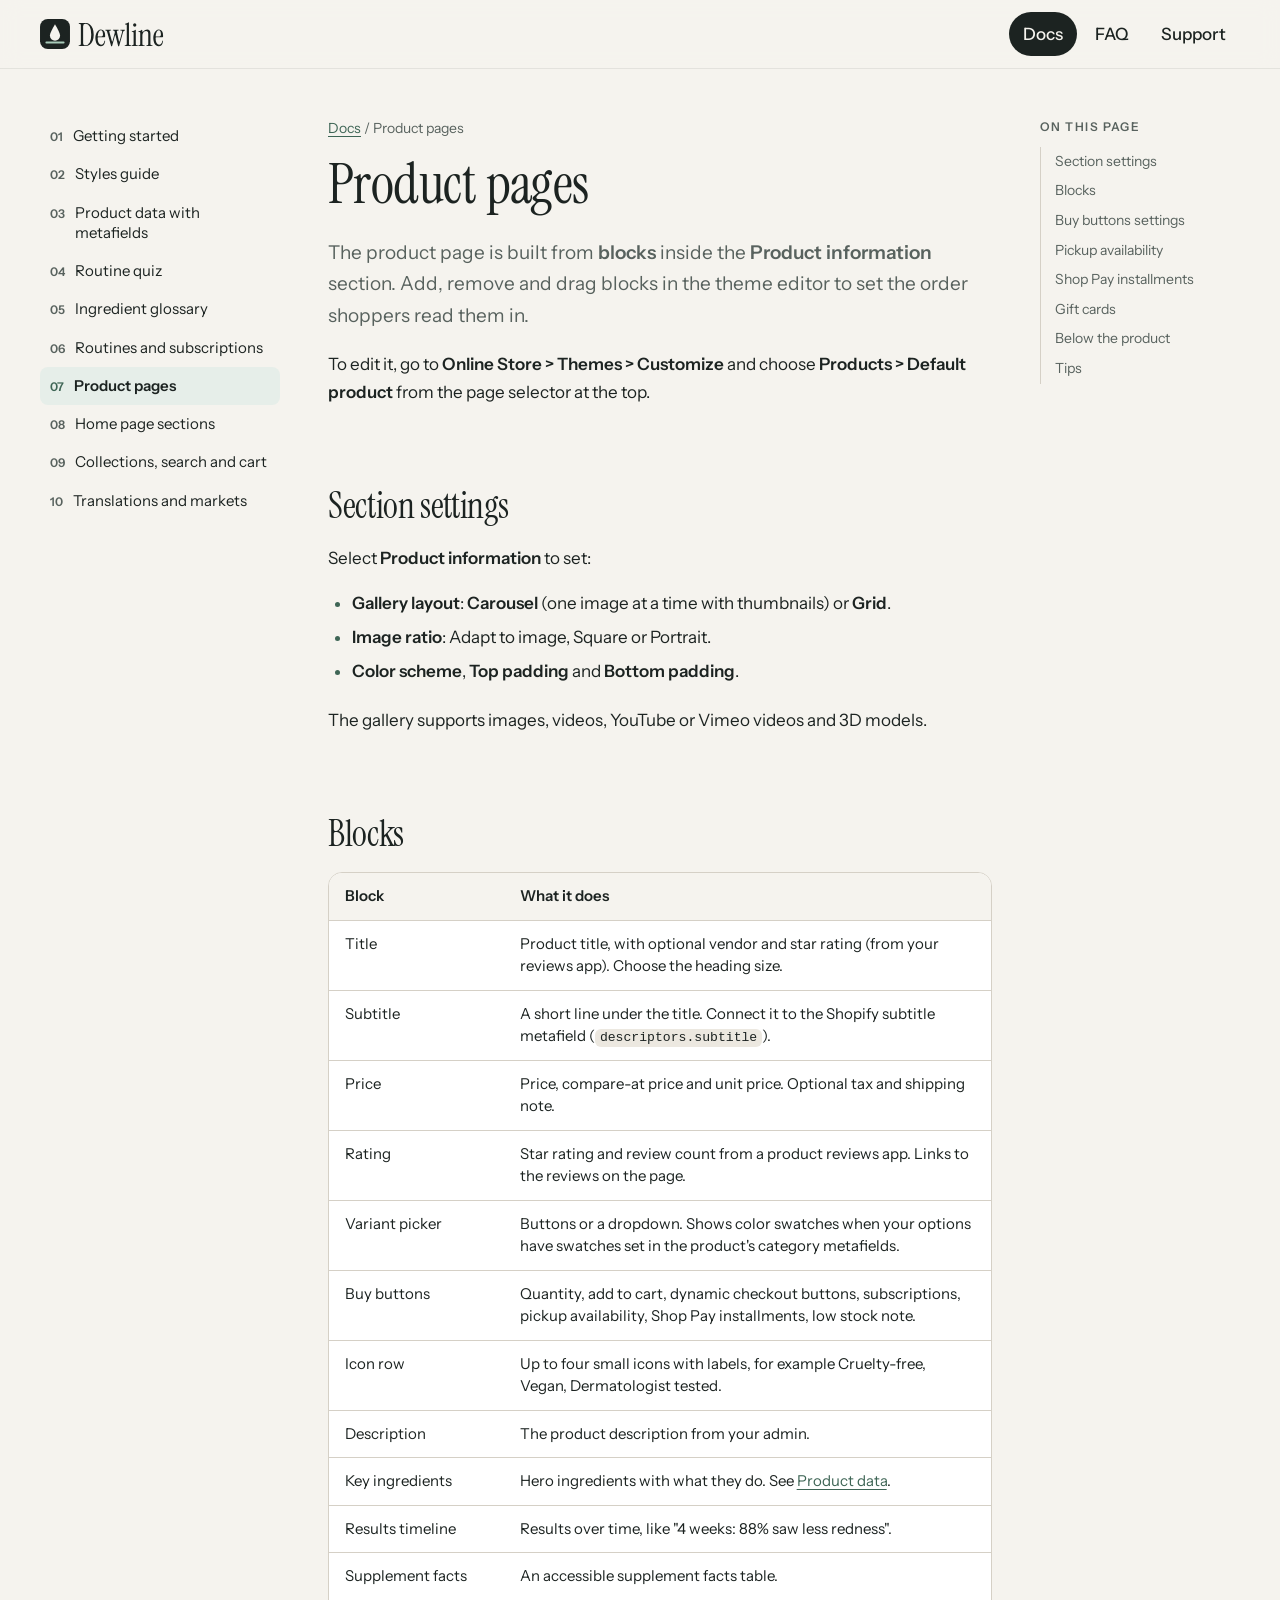
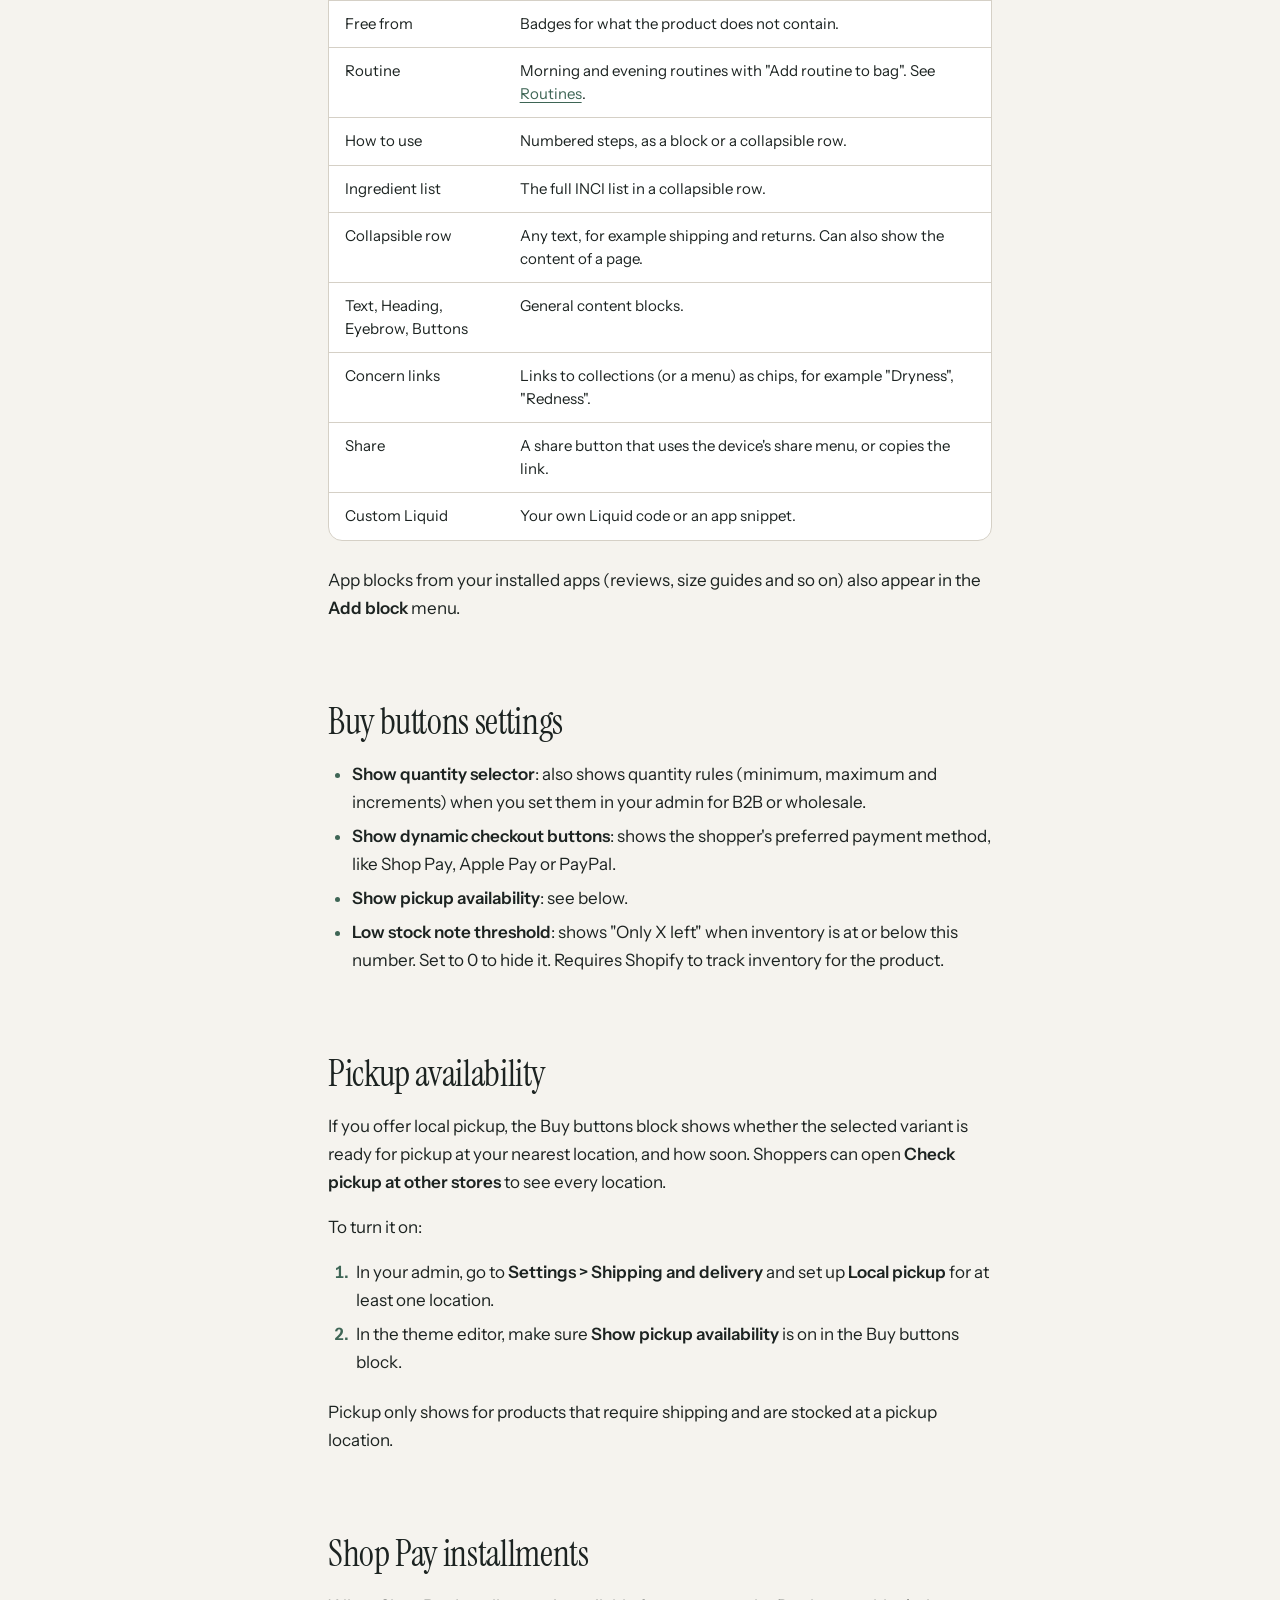
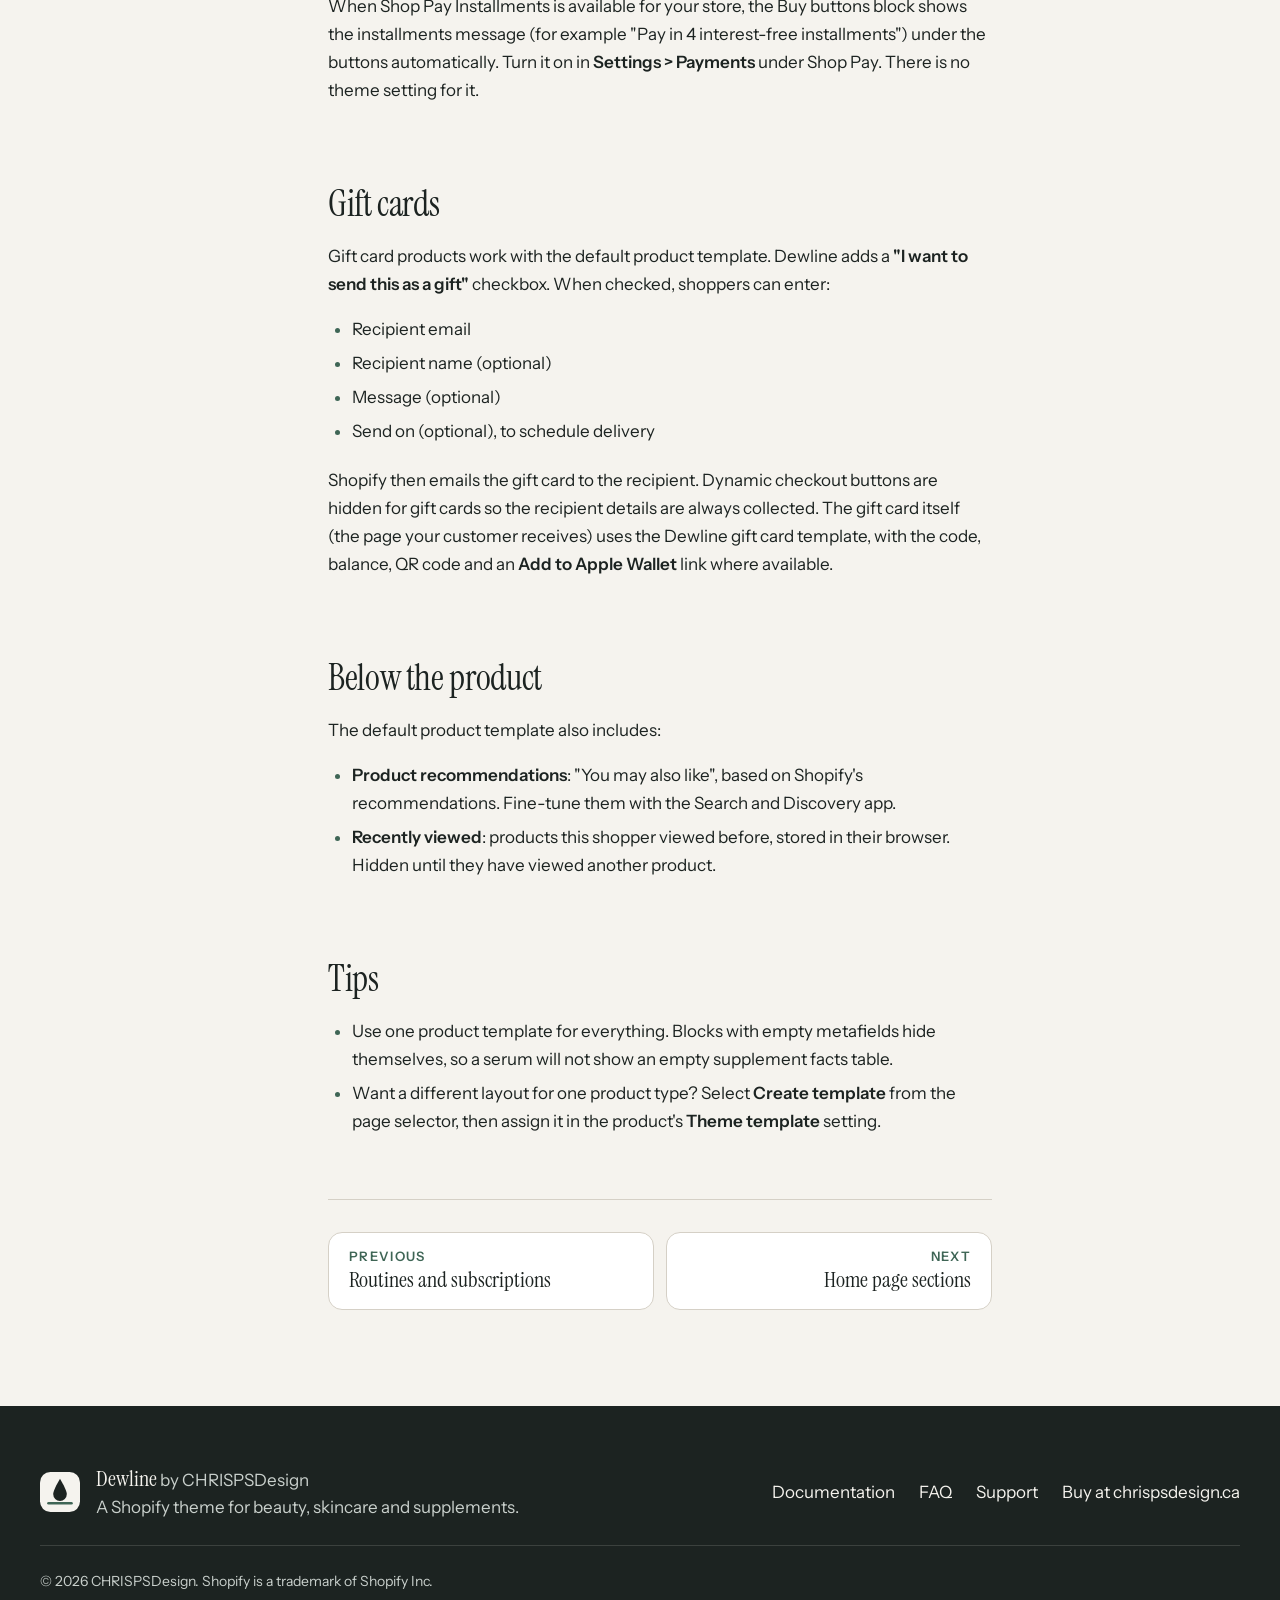
<file: docs/product-pages.html>
<!doctype html>
<html lang="en">
<head>
<meta charset="utf-8">
<meta name="viewport" content="width=device-width, initial-scale=1">
<title>Product pages | Dewline docs</title>
<meta name="description" content="The product page is built from blocks inside the Product information section. Add, remove and drag blocks in the theme editor to set the order shoppers read them in.">
<meta name="theme-color" content="#F5F3EE">
<link rel="icon" href="../assets/dewline-mark.svg" type="image/svg+xml">
<link rel="preload" href="../assets/fonts/instrument-serif.ttf" as="font" type="font/ttf" crossorigin>
<link rel="stylesheet" href="../assets/site.css">
</head>
<body class="page-docs">
<a class="skip" href="#main">Skip to content</a>
<header class="site-header">
  <div class="wrap site-header__bar">
    <a class="brand" href="../index.html"><img src="../assets/dewline-lockup.svg" width="126" height="32" alt="Dewline home"></a>
    <nav aria-label="Main"><ul class="site-nav"><li><a href="../docs/index.html" aria-current="page">Docs</a></li><li><a href="../faq.html">FAQ</a></li><li><a href="../support.html">Support</a></li></ul></nav>
  </div>
</header>
<main id="main" tabindex="-1">
<div class="wrap docs">
  <aside class="docs__side">
    <details class="docs__menu" open data-docs-menu>
      <summary>Documentation menu</summary>
      <nav aria-label="Documentation"><ol class="docs__list"><li><a href="getting-started.html">Getting started</a></li><li><a href="styles.html">Styles guide</a></li><li><a href="product-data.html">Product data with metafields</a></li><li><a href="routine-quiz.html">Routine quiz</a></li><li><a href="ingredient-glossary.html">Ingredient glossary</a></li><li><a href="routines.html">Routines and subscriptions</a></li><li><a href="product-pages.html" aria-current="page">Product pages</a></li><li><a href="home-page.html">Home page sections</a></li><li><a href="collections-search-cart.html">Collections, search and cart</a></li><li><a href="translations-markets.html">Translations and markets</a></li></ol></nav>
    </details>
  </aside>
  <article class="docs__main prose">
    <p class="crumbs"><a href="index.html">Docs</a> <span aria-hidden="true">/</span> Product pages</p>
    <h1 id="product-pages">Product pages</h1>
<p>The product page is built from <strong>blocks</strong> inside the <strong>Product information</strong> section. Add, remove and drag blocks in the theme editor to set the order shoppers read them in.</p>
<p>To edit it, go to <strong>Online Store &gt; Themes &gt; Customize</strong> and choose <strong>Products &gt; Default product</strong> from the page selector at the top.</p>
<h2 id="section-settings">Section settings</h2>
<p>Select <strong>Product information</strong> to set:</p>
<ul>
<li><strong>Gallery layout</strong>: <strong>Carousel</strong> (one image at a time with thumbnails) or <strong>Grid</strong>.</li>
<li><strong>Image ratio</strong>: Adapt to image, Square or Portrait.</li>
<li><strong>Color scheme</strong>, <strong>Top padding</strong> and <strong>Bottom padding</strong>.</li>
</ul>
<p>The gallery supports images, videos, YouTube or Vimeo videos and 3D models.</p>
<h2 id="blocks">Blocks</h2>
<div class="table-wrap" role="region" aria-label="Blocks: Block, What it does" tabindex="0"><table>
<thead>
<tr>
<th>Block</th>
<th>What it does</th>
</tr>
</thead>
<tbody><tr>
<td>Title</td>
<td>Product title, with optional vendor and star rating (from your reviews app). Choose the heading size.</td>
</tr>
<tr>
<td>Subtitle</td>
<td>A short line under the title. Connect it to the Shopify subtitle metafield (<code>descriptors.subtitle</code>).</td>
</tr>
<tr>
<td>Price</td>
<td>Price, compare-at price and unit price. Optional tax and shipping note.</td>
</tr>
<tr>
<td>Rating</td>
<td>Star rating and review count from a product reviews app. Links to the reviews on the page.</td>
</tr>
<tr>
<td>Variant picker</td>
<td>Buttons or a dropdown. Shows color swatches when your options have swatches set in the product&#39;s category metafields.</td>
</tr>
<tr>
<td>Buy buttons</td>
<td>Quantity, add to cart, dynamic checkout buttons, subscriptions, pickup availability, Shop Pay installments, low stock note.</td>
</tr>
<tr>
<td>Icon row</td>
<td>Up to four small icons with labels, for example Cruelty-free, Vegan, Dermatologist tested.</td>
</tr>
<tr>
<td>Description</td>
<td>The product description from your admin.</td>
</tr>
<tr>
<td>Key ingredients</td>
<td>Hero ingredients with what they do. See <a href="product-data.html">Product data</a>.</td>
</tr>
<tr>
<td>Results timeline</td>
<td>Results over time, like &quot;4 weeks: 88% saw less redness&quot;.</td>
</tr>
<tr>
<td>Supplement facts</td>
<td>An accessible supplement facts table.</td>
</tr>
<tr>
<td>Free from</td>
<td>Badges for what the product does not contain.</td>
</tr>
<tr>
<td>Routine</td>
<td>Morning and evening routines with &quot;Add routine to bag&quot;. See <a href="routines.html">Routines</a>.</td>
</tr>
<tr>
<td>How to use</td>
<td>Numbered steps, as a block or a collapsible row.</td>
</tr>
<tr>
<td>Ingredient list</td>
<td>The full INCI list in a collapsible row.</td>
</tr>
<tr>
<td>Collapsible row</td>
<td>Any text, for example shipping and returns. Can also show the content of a page.</td>
</tr>
<tr>
<td>Text, Heading, Eyebrow, Buttons</td>
<td>General content blocks.</td>
</tr>
<tr>
<td>Concern links</td>
<td>Links to collections (or a menu) as chips, for example &quot;Dryness&quot;, &quot;Redness&quot;.</td>
</tr>
<tr>
<td>Share</td>
<td>A share button that uses the device&#39;s share menu, or copies the link.</td>
</tr>
<tr>
<td>Custom Liquid</td>
<td>Your own Liquid code or an app snippet.</td>
</tr>
</tbody></table>
</div>
<p>App blocks from your installed apps (reviews, size guides and so on) also appear in the <strong>Add block</strong> menu.</p>
<h2 id="buy-buttons-settings">Buy buttons settings</h2>
<ul>
<li><strong>Show quantity selector</strong>: also shows quantity rules (minimum, maximum and increments) when you set them in your admin for B2B or wholesale.</li>
<li><strong>Show dynamic checkout buttons</strong>: shows the shopper&#39;s preferred payment method, like Shop Pay, Apple Pay or PayPal.</li>
<li><strong>Show pickup availability</strong>: see below.</li>
<li><strong>Low stock note threshold</strong>: shows &quot;Only X left&quot; when inventory is at or below this number. Set to 0 to hide it. Requires Shopify to track inventory for the product.</li>
</ul>
<h2 id="pickup-availability">Pickup availability</h2>
<p>If you offer local pickup, the Buy buttons block shows whether the selected variant is ready for pickup at your nearest location, and how soon. Shoppers can open <strong>Check pickup at other stores</strong> to see every location.</p>
<p>To turn it on:</p>
<ol>
<li>In your admin, go to <strong>Settings &gt; Shipping and delivery</strong> and set up <strong>Local pickup</strong> for at least one location.</li>
<li>In the theme editor, make sure <strong>Show pickup availability</strong> is on in the Buy buttons block.</li>
</ol>
<p>Pickup only shows for products that require shipping and are stocked at a pickup location.</p>
<h2 id="shop-pay-installments">Shop Pay installments</h2>
<p>When Shop Pay Installments is available for your store, the Buy buttons block shows the installments message (for example &quot;Pay in 4 interest-free installments&quot;) under the buttons automatically. Turn it on in <strong>Settings &gt; Payments</strong> under Shop Pay. There is no theme setting for it.</p>
<h2 id="gift-cards">Gift cards</h2>
<p>Gift card products work with the default product template. Dewline adds a <strong>&quot;I want to send this as a gift&quot;</strong> checkbox. When checked, shoppers can enter:</p>
<ul>
<li>Recipient email</li>
<li>Recipient name (optional)</li>
<li>Message (optional)</li>
<li>Send on (optional), to schedule delivery</li>
</ul>
<p>Shopify then emails the gift card to the recipient. Dynamic checkout buttons are hidden for gift cards so the recipient details are always collected. The gift card itself (the page your customer receives) uses the Dewline gift card template, with the code, balance, QR code and an <strong>Add to Apple Wallet</strong> link where available.</p>
<h2 id="below-the-product">Below the product</h2>
<p>The default product template also includes:</p>
<ul>
<li><strong>Product recommendations</strong>: &quot;You may also like&quot;, based on Shopify&#39;s recommendations. Fine-tune them with the Search and Discovery app.</li>
<li><strong>Recently viewed</strong>: products this shopper viewed before, stored in their browser. Hidden until they have viewed another product.</li>
</ul>
<h2 id="tips">Tips</h2>
<ul>
<li>Use one product template for everything. Blocks with empty metafields hide themselves, so a serum will not show an empty supplement facts table.</li>
<li>Want a different layout for one product type? Select <strong>Create template</strong> from the page selector, then assign it in the product&#39;s <strong>Theme template</strong> setting.</li>
</ul>

    <nav class="pager" aria-label="Previous and next">
    <a class="pager__link" href="routines.html" rel="prev"><span>Previous</span>Routines and subscriptions</a>
    <a class="pager__link pager__link--next" href="home-page.html" rel="next"><span>Next</span>Home page sections</a>
  </nav>
  </article>
  <aside class="docs__toc" aria-labelledby="toc-h"><p class="docs__toc-title" id="toc-h">On this page</p><ul><li><a href="#section-settings">Section settings</a></li><li><a href="#blocks">Blocks</a></li><li><a href="#buy-buttons-settings">Buy buttons settings</a></li><li><a href="#pickup-availability">Pickup availability</a></li><li><a href="#shop-pay-installments">Shop Pay installments</a></li><li><a href="#gift-cards">Gift cards</a></li><li><a href="#below-the-product">Below the product</a></li><li><a href="#tips">Tips</a></li></ul></aside>
</div>
</main>
<footer class="site-footer">
  <div class="wrap site-footer__inner">
    <div class="site-footer__brand">
      <img src="../assets/dewline-mark-light.svg" width="40" height="40" alt="">
      <p><strong>Dewline</strong> by CHRISPSDesign<br><span>A Shopify theme for beauty, skincare and supplements.</span></p>
    </div>
    <nav aria-label="Footer"><ul class="site-footer__links">
      <li><a href="../docs/index.html">Documentation</a></li>
      <li><a href="../faq.html">FAQ</a></li>
      <li><a href="../support.html">Support</a></li>
      <li><a href="https://chrispsdesign.ca/themes/">Buy at chrispsdesign.ca</a></li>
    </ul></nav>
    <p class="site-footer__legal">© 2026 CHRISPSDesign. Shopify is a trademark of Shopify Inc.</p>
  </div>
</footer>
<script>
  // Collapse the docs menu on narrow screens; it stays open on wide ones.
  if (window.matchMedia('(max-width: 899px)').matches) document.querySelector('[data-docs-menu]').open = false;
</script>
</body>
</html>
</file>
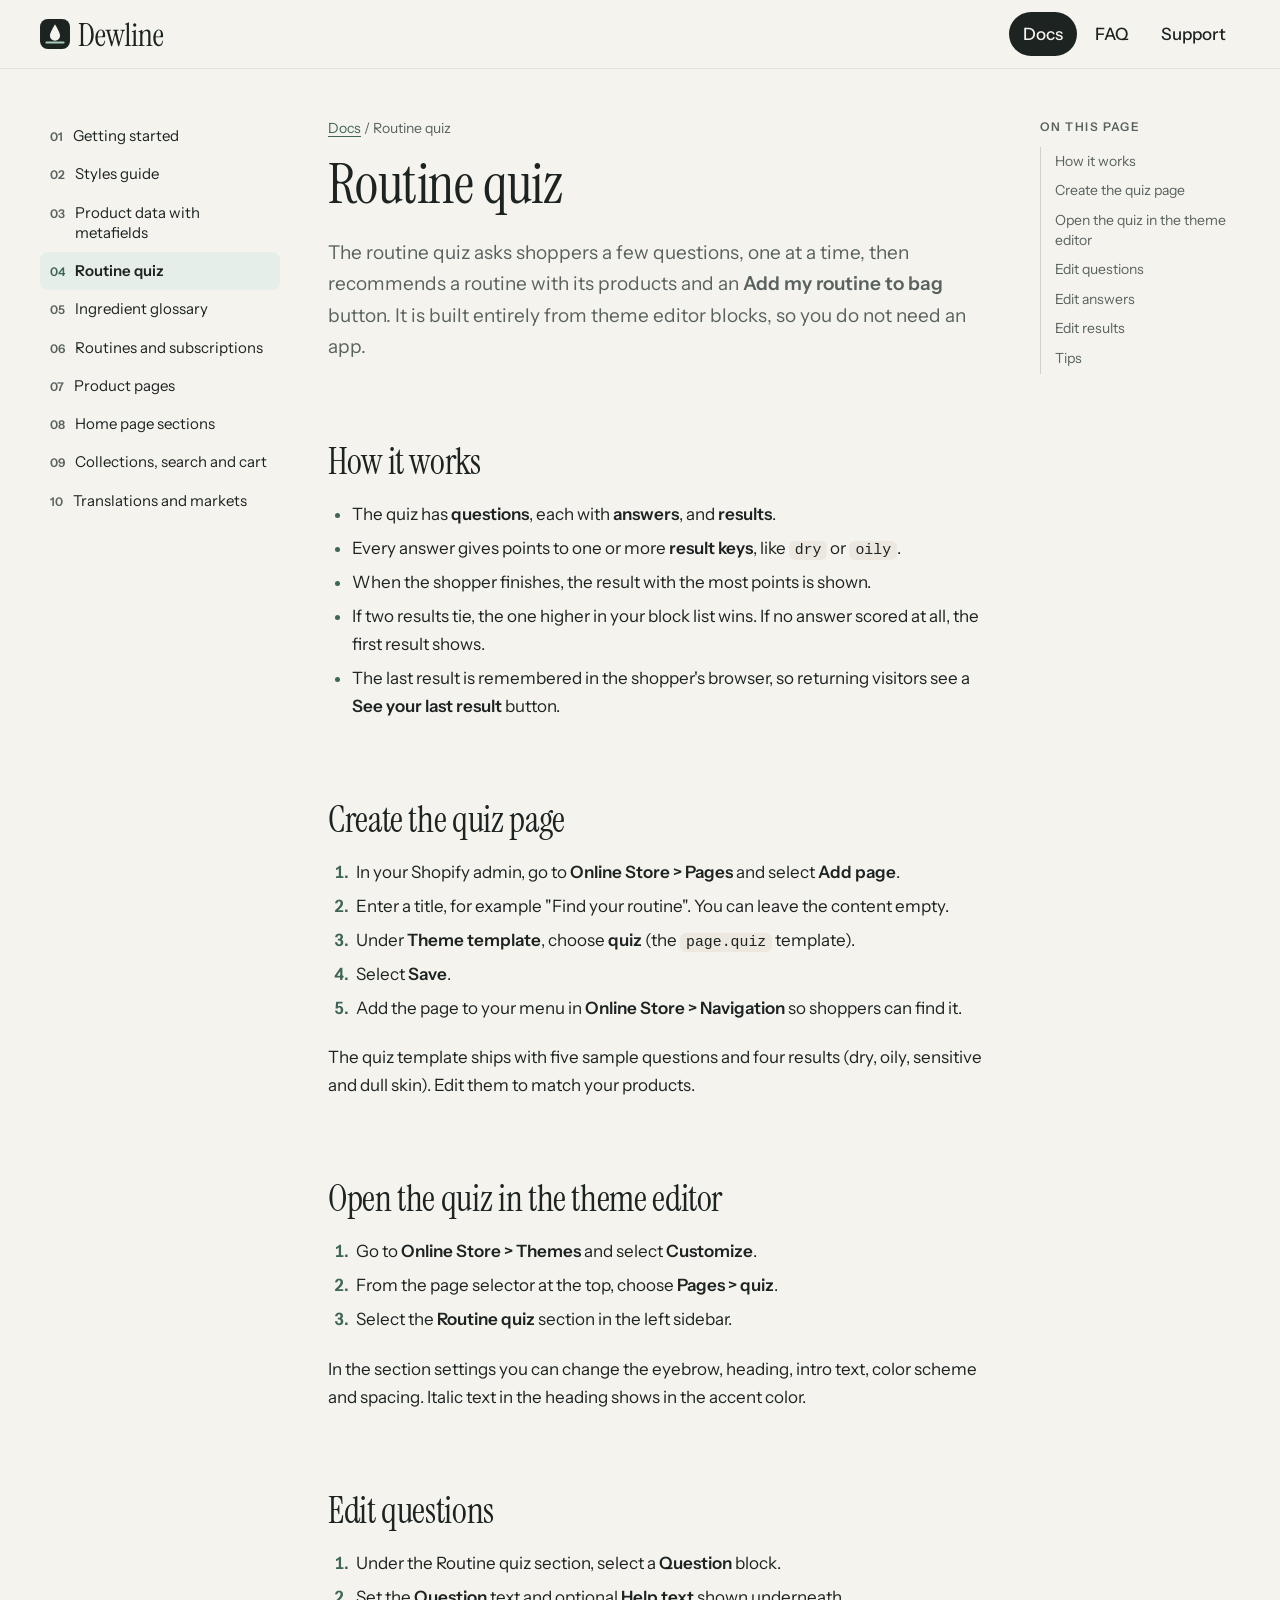
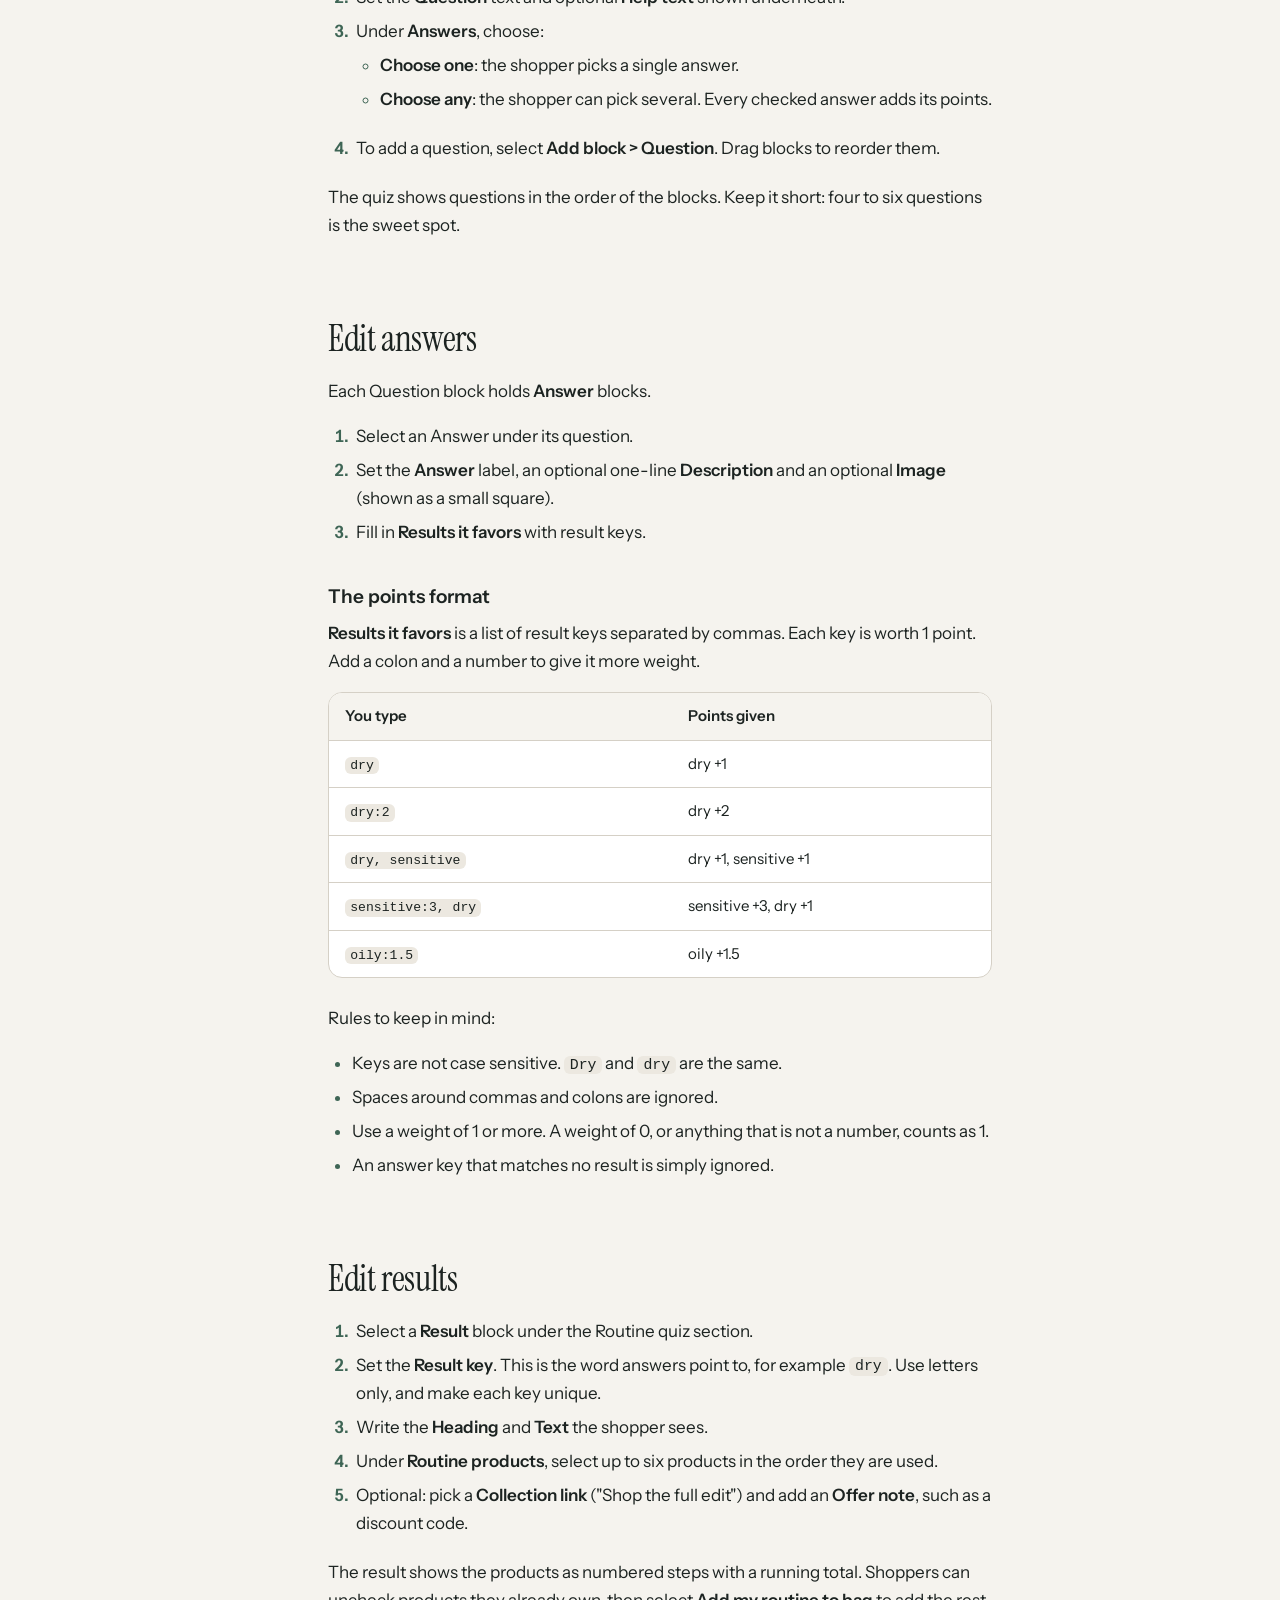
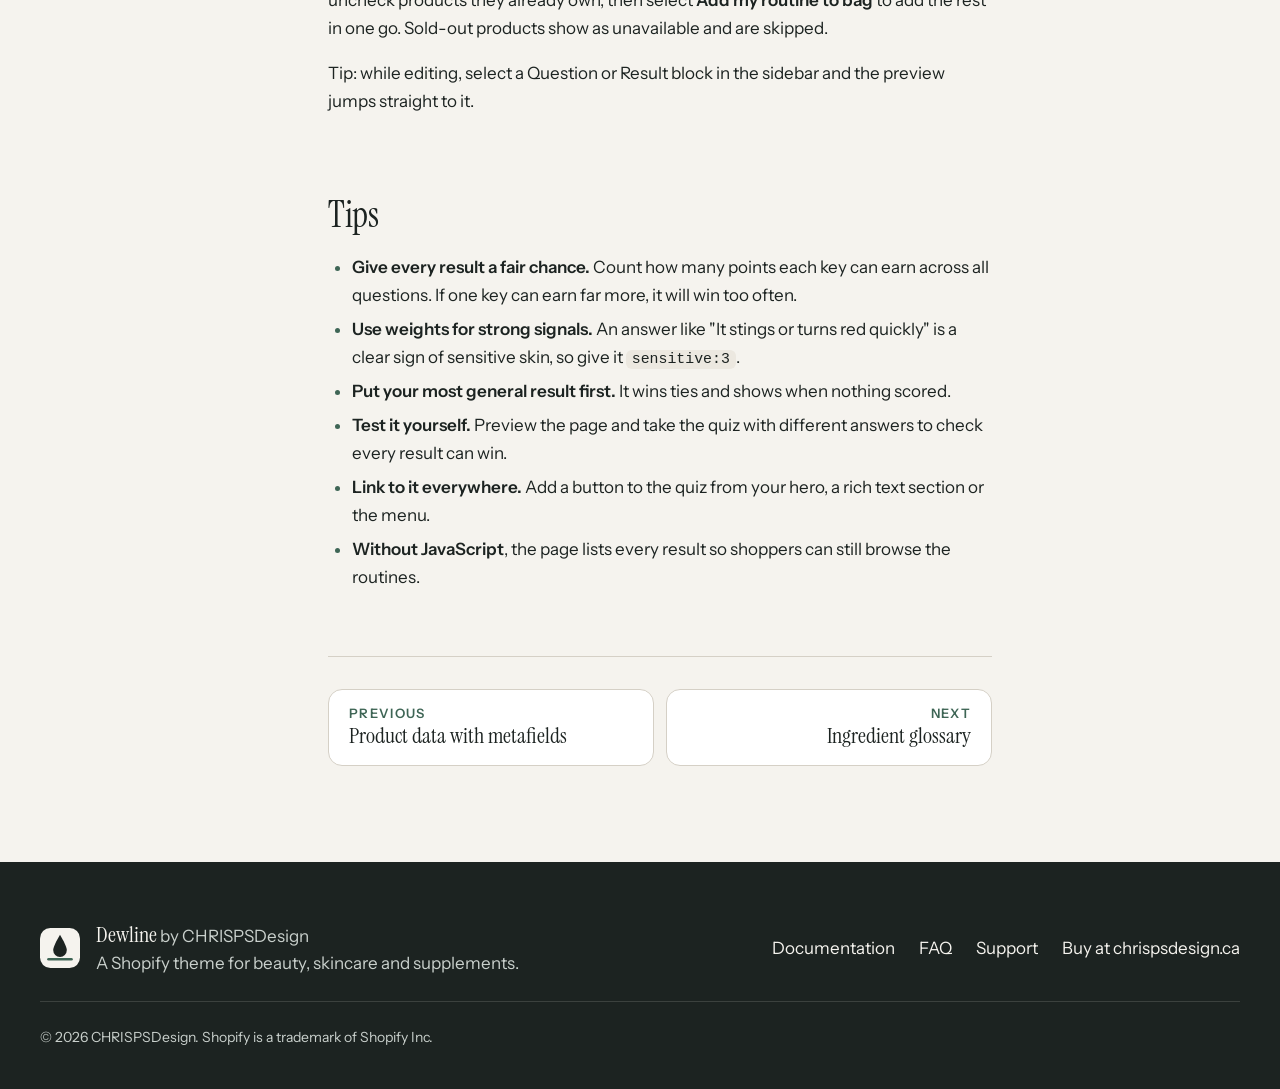
<file: docs/routine-quiz.html>
<!doctype html>
<html lang="en">
<head>
<meta charset="utf-8">
<meta name="viewport" content="width=device-width, initial-scale=1">
<title>Routine quiz | Dewline docs</title>
<meta name="description" content="The routine quiz asks shoppers a few questions, one at a time, then recommends a routine with its products and an Add my routine to bag button. It is built entirely from theme editor blocks, so you do not need an app.">
<meta name="theme-color" content="#F5F3EE">
<link rel="icon" href="../assets/dewline-mark.svg" type="image/svg+xml">
<link rel="preload" href="../assets/fonts/instrument-serif.ttf" as="font" type="font/ttf" crossorigin>
<link rel="stylesheet" href="../assets/site.css">
</head>
<body class="page-docs">
<a class="skip" href="#main">Skip to content</a>
<header class="site-header">
  <div class="wrap site-header__bar">
    <a class="brand" href="../index.html"><img src="../assets/dewline-lockup.svg" width="126" height="32" alt="Dewline home"></a>
    <nav aria-label="Main"><ul class="site-nav"><li><a href="../docs/index.html" aria-current="page">Docs</a></li><li><a href="../faq.html">FAQ</a></li><li><a href="../support.html">Support</a></li></ul></nav>
  </div>
</header>
<main id="main" tabindex="-1">
<div class="wrap docs">
  <aside class="docs__side">
    <details class="docs__menu" open data-docs-menu>
      <summary>Documentation menu</summary>
      <nav aria-label="Documentation"><ol class="docs__list"><li><a href="getting-started.html">Getting started</a></li><li><a href="styles.html">Styles guide</a></li><li><a href="product-data.html">Product data with metafields</a></li><li><a href="routine-quiz.html" aria-current="page">Routine quiz</a></li><li><a href="ingredient-glossary.html">Ingredient glossary</a></li><li><a href="routines.html">Routines and subscriptions</a></li><li><a href="product-pages.html">Product pages</a></li><li><a href="home-page.html">Home page sections</a></li><li><a href="collections-search-cart.html">Collections, search and cart</a></li><li><a href="translations-markets.html">Translations and markets</a></li></ol></nav>
    </details>
  </aside>
  <article class="docs__main prose">
    <p class="crumbs"><a href="index.html">Docs</a> <span aria-hidden="true">/</span> Routine quiz</p>
    <h1 id="routine-quiz">Routine quiz</h1>
<p>The routine quiz asks shoppers a few questions, one at a time, then recommends a routine with its products and an <strong>Add my routine to bag</strong> button. It is built entirely from theme editor blocks, so you do not need an app.</p>
<h2 id="how-it-works">How it works</h2>
<ul>
<li>The quiz has <strong>questions</strong>, each with <strong>answers</strong>, and <strong>results</strong>.</li>
<li>Every answer gives points to one or more <strong>result keys</strong>, like <code>dry</code> or <code>oily</code>.</li>
<li>When the shopper finishes, the result with the most points is shown.</li>
<li>If two results tie, the one higher in your block list wins. If no answer scored at all, the first result shows.</li>
<li>The last result is remembered in the shopper&#39;s browser, so returning visitors see a <strong>See your last result</strong> button.</li>
</ul>
<h2 id="create-the-quiz-page">Create the quiz page</h2>
<ol>
<li>In your Shopify admin, go to <strong>Online Store &gt; Pages</strong> and select <strong>Add page</strong>.</li>
<li>Enter a title, for example &quot;Find your routine&quot;. You can leave the content empty.</li>
<li>Under <strong>Theme template</strong>, choose <strong>quiz</strong> (the <code>page.quiz</code> template).</li>
<li>Select <strong>Save</strong>.</li>
<li>Add the page to your menu in <strong>Online Store &gt; Navigation</strong> so shoppers can find it.</li>
</ol>
<p>The quiz template ships with five sample questions and four results (dry, oily, sensitive and dull skin). Edit them to match your products.</p>
<h2 id="open-the-quiz-in-the-theme-editor">Open the quiz in the theme editor</h2>
<ol>
<li>Go to <strong>Online Store &gt; Themes</strong> and select <strong>Customize</strong>.</li>
<li>From the page selector at the top, choose <strong>Pages &gt; quiz</strong>.</li>
<li>Select the <strong>Routine quiz</strong> section in the left sidebar.</li>
</ol>
<p>In the section settings you can change the eyebrow, heading, intro text, color scheme and spacing. Italic text in the heading shows in the accent color.</p>
<h2 id="edit-questions">Edit questions</h2>
<ol>
<li>Under the Routine quiz section, select a <strong>Question</strong> block.</li>
<li>Set the <strong>Question</strong> text and optional <strong>Help text</strong> shown underneath.</li>
<li>Under <strong>Answers</strong>, choose:<ul>
<li><strong>Choose one</strong>: the shopper picks a single answer.</li>
<li><strong>Choose any</strong>: the shopper can pick several. Every checked answer adds its points.</li>
</ul>
</li>
<li>To add a question, select <strong>Add block &gt; Question</strong>. Drag blocks to reorder them.</li>
</ol>
<p>The quiz shows questions in the order of the blocks. Keep it short: four to six questions is the sweet spot.</p>
<h2 id="edit-answers">Edit answers</h2>
<p>Each Question block holds <strong>Answer</strong> blocks.</p>
<ol>
<li>Select an Answer under its question.</li>
<li>Set the <strong>Answer</strong> label, an optional one-line <strong>Description</strong> and an optional <strong>Image</strong> (shown as a small square).</li>
<li>Fill in <strong>Results it favors</strong> with result keys.</li>
</ol>
<h3 id="the-points-format">The points format</h3>
<p><strong>Results it favors</strong> is a list of result keys separated by commas. Each key is worth 1 point. Add a colon and a number to give it more weight.</p>
<div class="table-wrap" role="region" aria-label="The points format: You type, Points given" tabindex="0"><table>
<thead>
<tr>
<th>You type</th>
<th>Points given</th>
</tr>
</thead>
<tbody><tr>
<td><code>dry</code></td>
<td>dry +1</td>
</tr>
<tr>
<td><code>dry:2</code></td>
<td>dry +2</td>
</tr>
<tr>
<td><code>dry, sensitive</code></td>
<td>dry +1, sensitive +1</td>
</tr>
<tr>
<td><code>sensitive:3, dry</code></td>
<td>sensitive +3, dry +1</td>
</tr>
<tr>
<td><code>oily:1.5</code></td>
<td>oily +1.5</td>
</tr>
</tbody></table>
</div>
<p>Rules to keep in mind:</p>
<ul>
<li>Keys are not case sensitive. <code>Dry</code> and <code>dry</code> are the same.</li>
<li>Spaces around commas and colons are ignored.</li>
<li>Use a weight of 1 or more. A weight of 0, or anything that is not a number, counts as 1.</li>
<li>An answer key that matches no result is simply ignored.</li>
</ul>
<h2 id="edit-results">Edit results</h2>
<ol>
<li>Select a <strong>Result</strong> block under the Routine quiz section.</li>
<li>Set the <strong>Result key</strong>. This is the word answers point to, for example <code>dry</code>. Use letters only, and make each key unique.</li>
<li>Write the <strong>Heading</strong> and <strong>Text</strong> the shopper sees.</li>
<li>Under <strong>Routine products</strong>, select up to six products in the order they are used.</li>
<li>Optional: pick a <strong>Collection link</strong> (&quot;Shop the full edit&quot;) and add an <strong>Offer note</strong>, such as a discount code.</li>
</ol>
<p>The result shows the products as numbered steps with a running total. Shoppers can uncheck products they already own, then select <strong>Add my routine to bag</strong> to add the rest in one go. Sold-out products show as unavailable and are skipped.</p>
<p>Tip: while editing, select a Question or Result block in the sidebar and the preview jumps straight to it.</p>
<h2 id="tips">Tips</h2>
<ul>
<li><strong>Give every result a fair chance.</strong> Count how many points each key can earn across all questions. If one key can earn far more, it will win too often.</li>
<li><strong>Use weights for strong signals.</strong> An answer like &quot;It stings or turns red quickly&quot; is a clear sign of sensitive skin, so give it <code>sensitive:3</code>.</li>
<li><strong>Put your most general result first.</strong> It wins ties and shows when nothing scored.</li>
<li><strong>Test it yourself.</strong> Preview the page and take the quiz with different answers to check every result can win.</li>
<li><strong>Link to it everywhere.</strong> Add a button to the quiz from your hero, a rich text section or the menu.</li>
<li><strong>Without JavaScript</strong>, the page lists every result so shoppers can still browse the routines.</li>
</ul>

    <nav class="pager" aria-label="Previous and next">
    <a class="pager__link" href="product-data.html" rel="prev"><span>Previous</span>Product data with metafields</a>
    <a class="pager__link pager__link--next" href="ingredient-glossary.html" rel="next"><span>Next</span>Ingredient glossary</a>
  </nav>
  </article>
  <aside class="docs__toc" aria-labelledby="toc-h"><p class="docs__toc-title" id="toc-h">On this page</p><ul><li><a href="#how-it-works">How it works</a></li><li><a href="#create-the-quiz-page">Create the quiz page</a></li><li><a href="#open-the-quiz-in-the-theme-editor">Open the quiz in the theme editor</a></li><li><a href="#edit-questions">Edit questions</a></li><li><a href="#edit-answers">Edit answers</a></li><li><a href="#edit-results">Edit results</a></li><li><a href="#tips">Tips</a></li></ul></aside>
</div>
</main>
<footer class="site-footer">
  <div class="wrap site-footer__inner">
    <div class="site-footer__brand">
      <img src="../assets/dewline-mark-light.svg" width="40" height="40" alt="">
      <p><strong>Dewline</strong> by CHRISPSDesign<br><span>A Shopify theme for beauty, skincare and supplements.</span></p>
    </div>
    <nav aria-label="Footer"><ul class="site-footer__links">
      <li><a href="../docs/index.html">Documentation</a></li>
      <li><a href="../faq.html">FAQ</a></li>
      <li><a href="../support.html">Support</a></li>
      <li><a href="https://chrispsdesign.ca/themes/">Buy at chrispsdesign.ca</a></li>
    </ul></nav>
    <p class="site-footer__legal">© 2026 CHRISPSDesign. Shopify is a trademark of Shopify Inc.</p>
  </div>
</footer>
<script>
  // Collapse the docs menu on narrow screens; it stays open on wide ones.
  if (window.matchMedia('(max-width: 899px)').matches) document.querySelector('[data-docs-menu]').open = false;
</script>
</body>
</html>
</file>
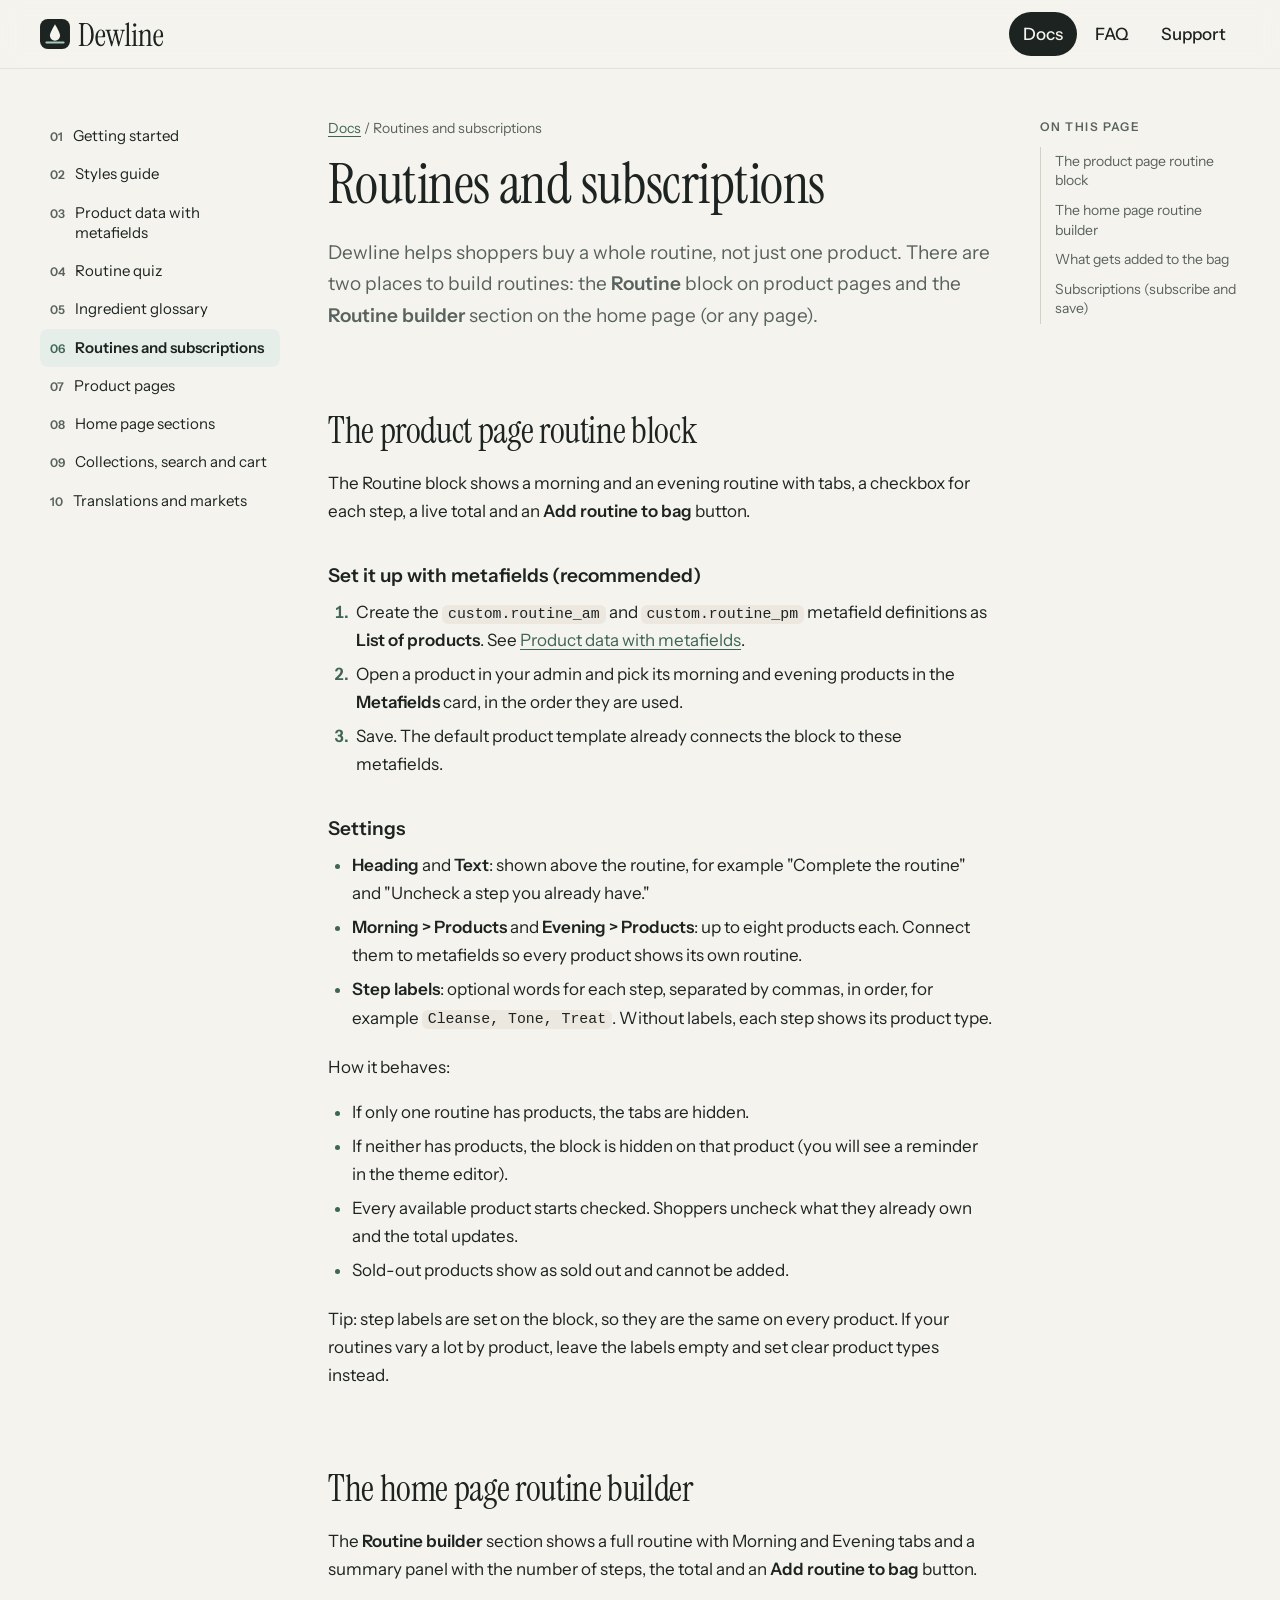
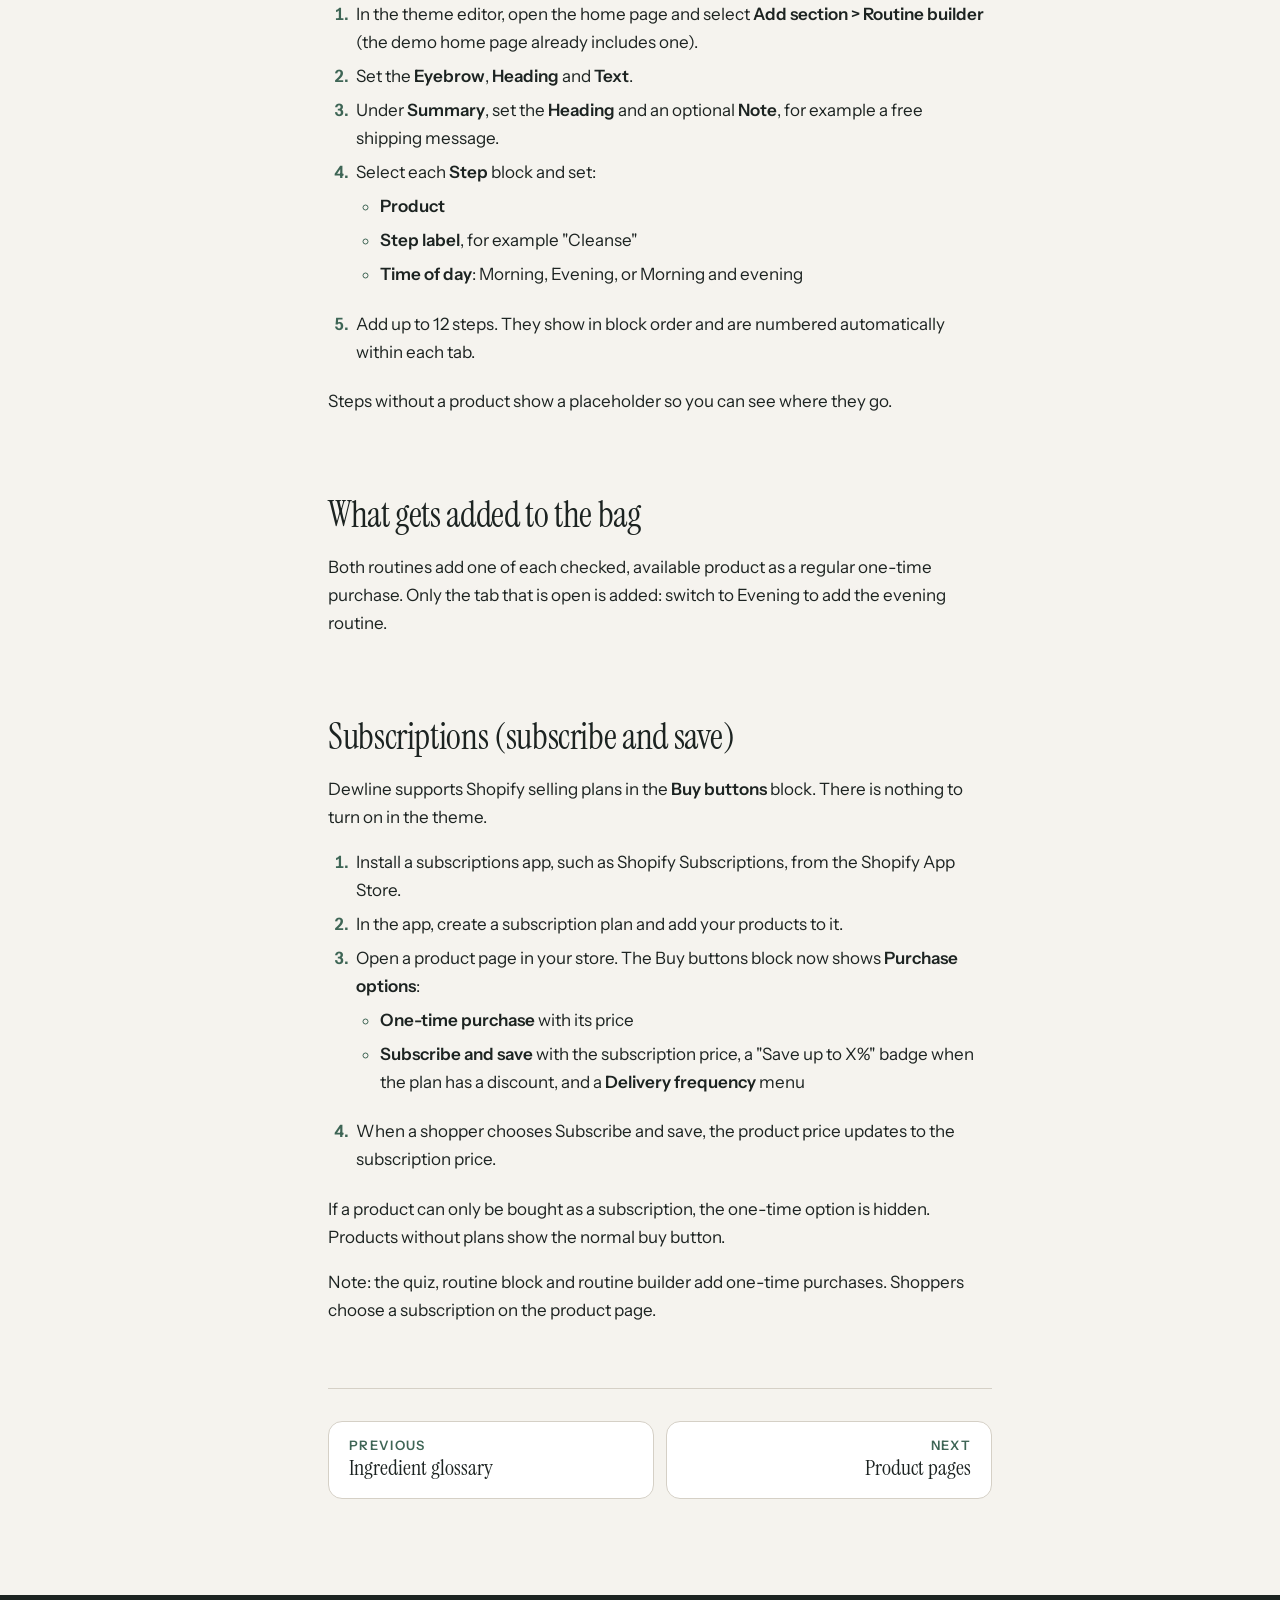
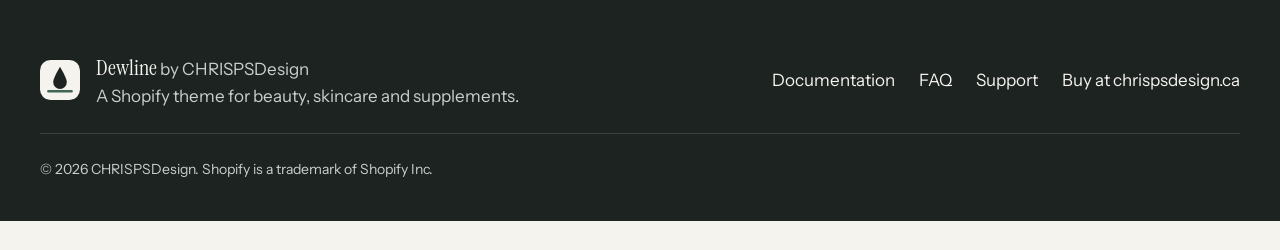
<file: docs/routines.html>
<!doctype html>
<html lang="en">
<head>
<meta charset="utf-8">
<meta name="viewport" content="width=device-width, initial-scale=1">
<title>Routines and subscriptions | Dewline docs</title>
<meta name="description" content="Dewline helps shoppers buy a whole routine, not just one product. There are two places to build routines: the Routine block on product pages and the Routine builder section on the home page (or any page).">
<meta name="theme-color" content="#F5F3EE">
<link rel="icon" href="../assets/dewline-mark.svg" type="image/svg+xml">
<link rel="preload" href="../assets/fonts/instrument-serif.ttf" as="font" type="font/ttf" crossorigin>
<link rel="stylesheet" href="../assets/site.css">
</head>
<body class="page-docs">
<a class="skip" href="#main">Skip to content</a>
<header class="site-header">
  <div class="wrap site-header__bar">
    <a class="brand" href="../index.html"><img src="../assets/dewline-lockup.svg" width="126" height="32" alt="Dewline home"></a>
    <nav aria-label="Main"><ul class="site-nav"><li><a href="../docs/index.html" aria-current="page">Docs</a></li><li><a href="../faq.html">FAQ</a></li><li><a href="../support.html">Support</a></li></ul></nav>
  </div>
</header>
<main id="main" tabindex="-1">
<div class="wrap docs">
  <aside class="docs__side">
    <details class="docs__menu" open data-docs-menu>
      <summary>Documentation menu</summary>
      <nav aria-label="Documentation"><ol class="docs__list"><li><a href="getting-started.html">Getting started</a></li><li><a href="styles.html">Styles guide</a></li><li><a href="product-data.html">Product data with metafields</a></li><li><a href="routine-quiz.html">Routine quiz</a></li><li><a href="ingredient-glossary.html">Ingredient glossary</a></li><li><a href="routines.html" aria-current="page">Routines and subscriptions</a></li><li><a href="product-pages.html">Product pages</a></li><li><a href="home-page.html">Home page sections</a></li><li><a href="collections-search-cart.html">Collections, search and cart</a></li><li><a href="translations-markets.html">Translations and markets</a></li></ol></nav>
    </details>
  </aside>
  <article class="docs__main prose">
    <p class="crumbs"><a href="index.html">Docs</a> <span aria-hidden="true">/</span> Routines and subscriptions</p>
    <h1 id="routines-and-subscriptions">Routines and subscriptions</h1>
<p>Dewline helps shoppers buy a whole routine, not just one product. There are two places to build routines: the <strong>Routine</strong> block on product pages and the <strong>Routine builder</strong> section on the home page (or any page).</p>
<h2 id="the-product-page-routine-block">The product page routine block</h2>
<p>The Routine block shows a morning and an evening routine with tabs, a checkbox for each step, a live total and an <strong>Add routine to bag</strong> button.</p>
<h3 id="set-it-up-with-metafields-recommended">Set it up with metafields (recommended)</h3>
<ol>
<li>Create the <code>custom.routine_am</code> and <code>custom.routine_pm</code> metafield definitions as <strong>List of products</strong>. See <a href="product-data.html">Product data with metafields</a>.</li>
<li>Open a product in your admin and pick its morning and evening products in the <strong>Metafields</strong> card, in the order they are used.</li>
<li>Save. The default product template already connects the block to these metafields.</li>
</ol>
<h3 id="settings">Settings</h3>
<ul>
<li><strong>Heading</strong> and <strong>Text</strong>: shown above the routine, for example &quot;Complete the routine&quot; and &quot;Uncheck a step you already have.&quot;</li>
<li><strong>Morning &gt; Products</strong> and <strong>Evening &gt; Products</strong>: up to eight products each. Connect them to metafields so every product shows its own routine.</li>
<li><strong>Step labels</strong>: optional words for each step, separated by commas, in order, for example <code>Cleanse, Tone, Treat</code>. Without labels, each step shows its product type.</li>
</ul>
<p>How it behaves:</p>
<ul>
<li>If only one routine has products, the tabs are hidden.</li>
<li>If neither has products, the block is hidden on that product (you will see a reminder in the theme editor).</li>
<li>Every available product starts checked. Shoppers uncheck what they already own and the total updates.</li>
<li>Sold-out products show as sold out and cannot be added.</li>
</ul>
<p>Tip: step labels are set on the block, so they are the same on every product. If your routines vary a lot by product, leave the labels empty and set clear product types instead.</p>
<h2 id="the-home-page-routine-builder">The home page routine builder</h2>
<p>The <strong>Routine builder</strong> section shows a full routine with Morning and Evening tabs and a summary panel with the number of steps, the total and an <strong>Add routine to bag</strong> button.</p>
<ol>
<li>In the theme editor, open the home page and select <strong>Add section &gt; Routine builder</strong> (the demo home page already includes one).</li>
<li>Set the <strong>Eyebrow</strong>, <strong>Heading</strong> and <strong>Text</strong>.</li>
<li>Under <strong>Summary</strong>, set the <strong>Heading</strong> and an optional <strong>Note</strong>, for example a free shipping message.</li>
<li>Select each <strong>Step</strong> block and set:<ul>
<li><strong>Product</strong></li>
<li><strong>Step label</strong>, for example &quot;Cleanse&quot;</li>
<li><strong>Time of day</strong>: Morning, Evening, or Morning and evening</li>
</ul>
</li>
<li>Add up to 12 steps. They show in block order and are numbered automatically within each tab.</li>
</ol>
<p>Steps without a product show a placeholder so you can see where they go.</p>
<h2 id="what-gets-added-to-the-bag">What gets added to the bag</h2>
<p>Both routines add one of each checked, available product as a regular one-time purchase. Only the tab that is open is added: switch to Evening to add the evening routine.</p>
<h2 id="subscriptions-subscribe-and-save">Subscriptions (subscribe and save)</h2>
<p>Dewline supports Shopify selling plans in the <strong>Buy buttons</strong> block. There is nothing to turn on in the theme.</p>
<ol>
<li>Install a subscriptions app, such as Shopify Subscriptions, from the Shopify App Store.</li>
<li>In the app, create a subscription plan and add your products to it.</li>
<li>Open a product page in your store. The Buy buttons block now shows <strong>Purchase options</strong>:<ul>
<li><strong>One-time purchase</strong> with its price</li>
<li><strong>Subscribe and save</strong> with the subscription price, a &quot;Save up to X%&quot; badge when the plan has a discount, and a <strong>Delivery frequency</strong> menu</li>
</ul>
</li>
<li>When a shopper chooses Subscribe and save, the product price updates to the subscription price.</li>
</ol>
<p>If a product can only be bought as a subscription, the one-time option is hidden. Products without plans show the normal buy button.</p>
<p>Note: the quiz, routine block and routine builder add one-time purchases. Shoppers choose a subscription on the product page.</p>

    <nav class="pager" aria-label="Previous and next">
    <a class="pager__link" href="ingredient-glossary.html" rel="prev"><span>Previous</span>Ingredient glossary</a>
    <a class="pager__link pager__link--next" href="product-pages.html" rel="next"><span>Next</span>Product pages</a>
  </nav>
  </article>
  <aside class="docs__toc" aria-labelledby="toc-h"><p class="docs__toc-title" id="toc-h">On this page</p><ul><li><a href="#the-product-page-routine-block">The product page routine block</a></li><li><a href="#the-home-page-routine-builder">The home page routine builder</a></li><li><a href="#what-gets-added-to-the-bag">What gets added to the bag</a></li><li><a href="#subscriptions-subscribe-and-save">Subscriptions (subscribe and save)</a></li></ul></aside>
</div>
</main>
<footer class="site-footer">
  <div class="wrap site-footer__inner">
    <div class="site-footer__brand">
      <img src="../assets/dewline-mark-light.svg" width="40" height="40" alt="">
      <p><strong>Dewline</strong> by CHRISPSDesign<br><span>A Shopify theme for beauty, skincare and supplements.</span></p>
    </div>
    <nav aria-label="Footer"><ul class="site-footer__links">
      <li><a href="../docs/index.html">Documentation</a></li>
      <li><a href="../faq.html">FAQ</a></li>
      <li><a href="../support.html">Support</a></li>
      <li><a href="https://chrispsdesign.ca/themes/">Buy at chrispsdesign.ca</a></li>
    </ul></nav>
    <p class="site-footer__legal">© 2026 CHRISPSDesign. Shopify is a trademark of Shopify Inc.</p>
  </div>
</footer>
<script>
  // Collapse the docs menu on narrow screens; it stays open on wide ones.
  if (window.matchMedia('(max-width: 899px)').matches) document.querySelector('[data-docs-menu]').open = false;
</script>
</body>
</html>
</file>
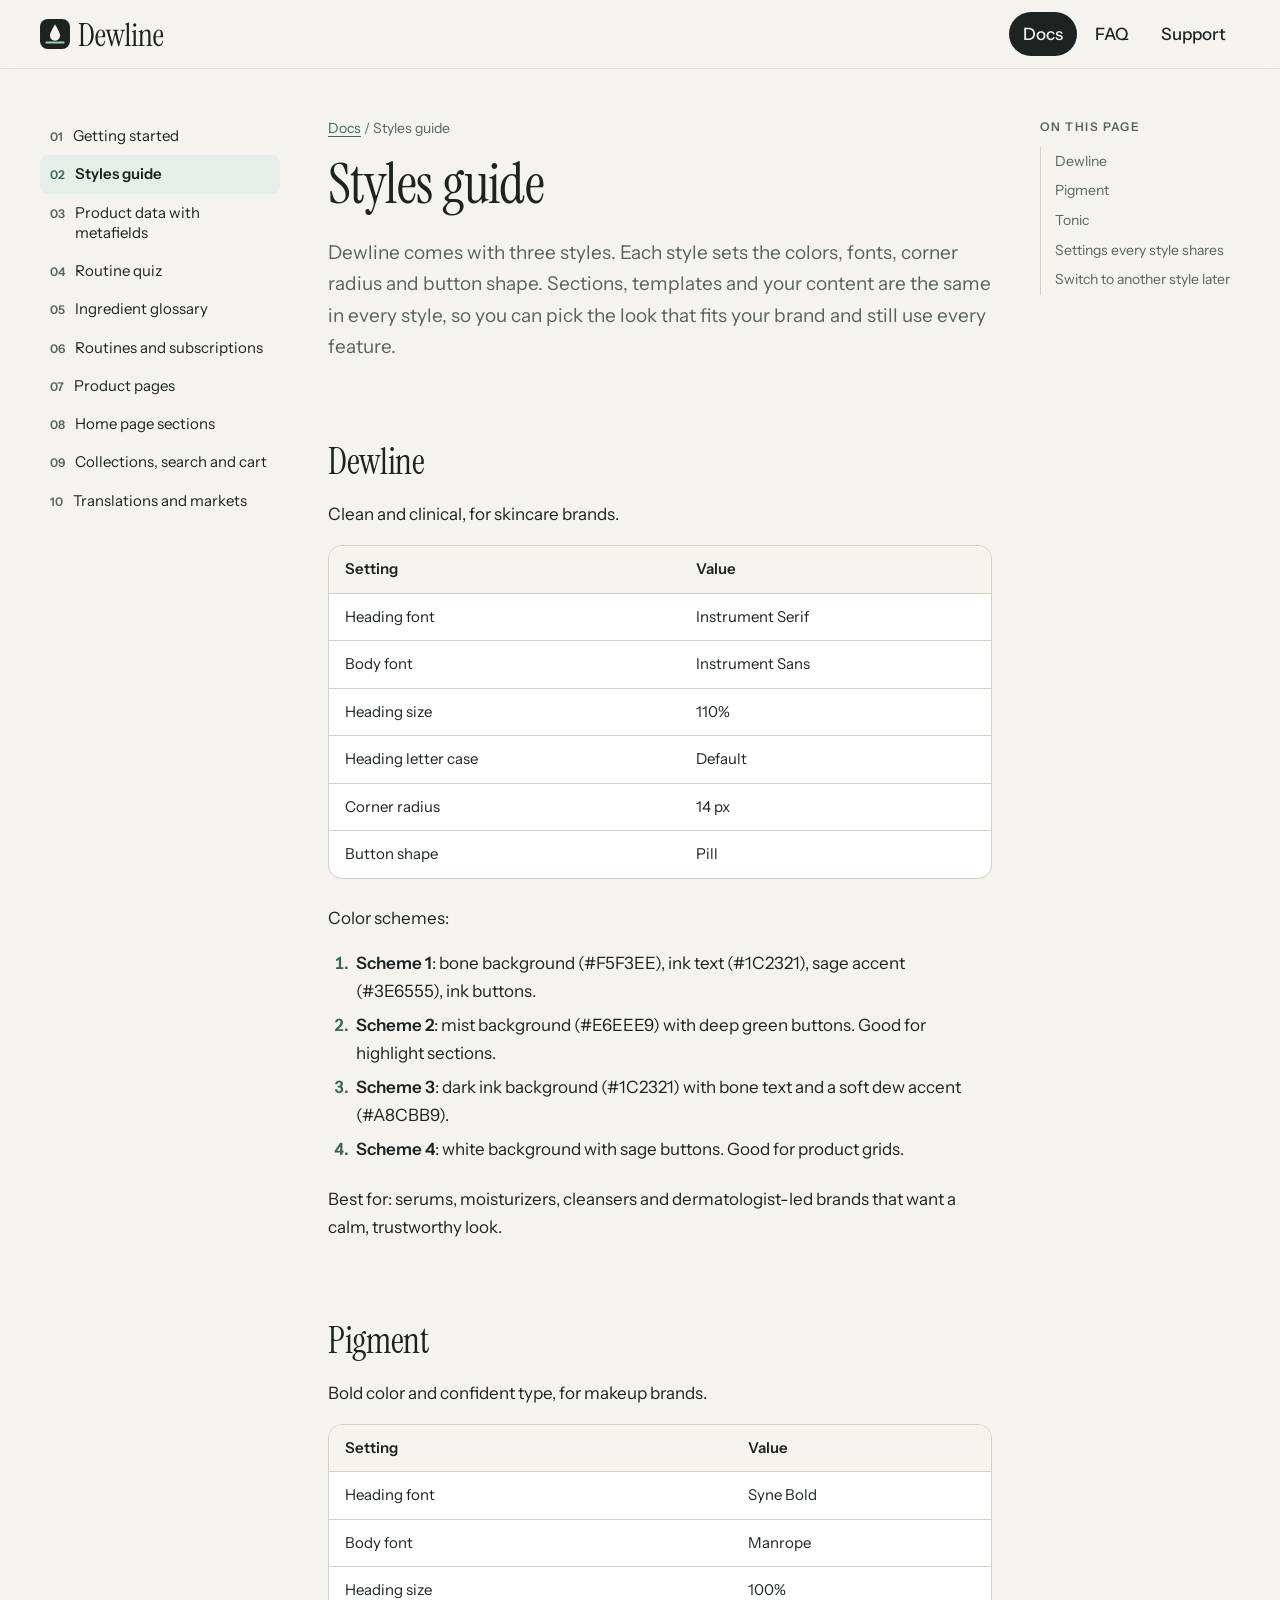
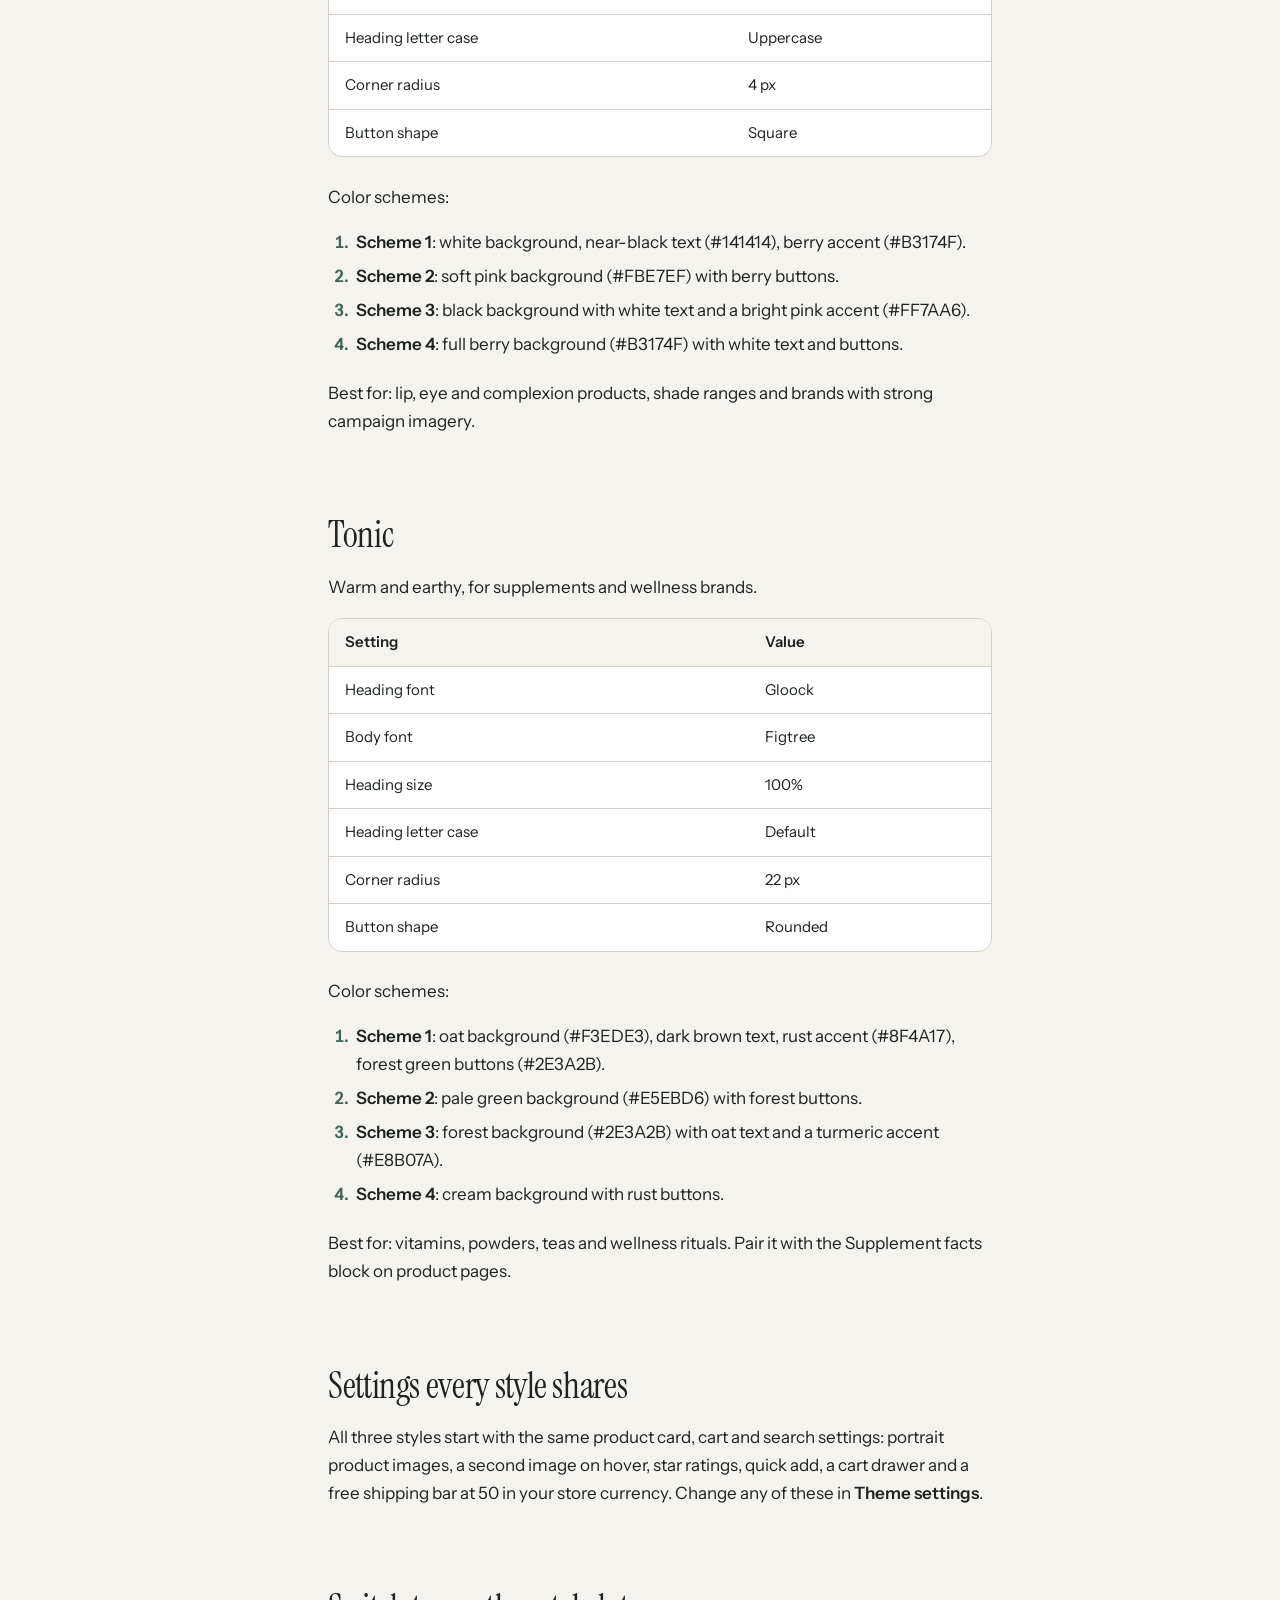
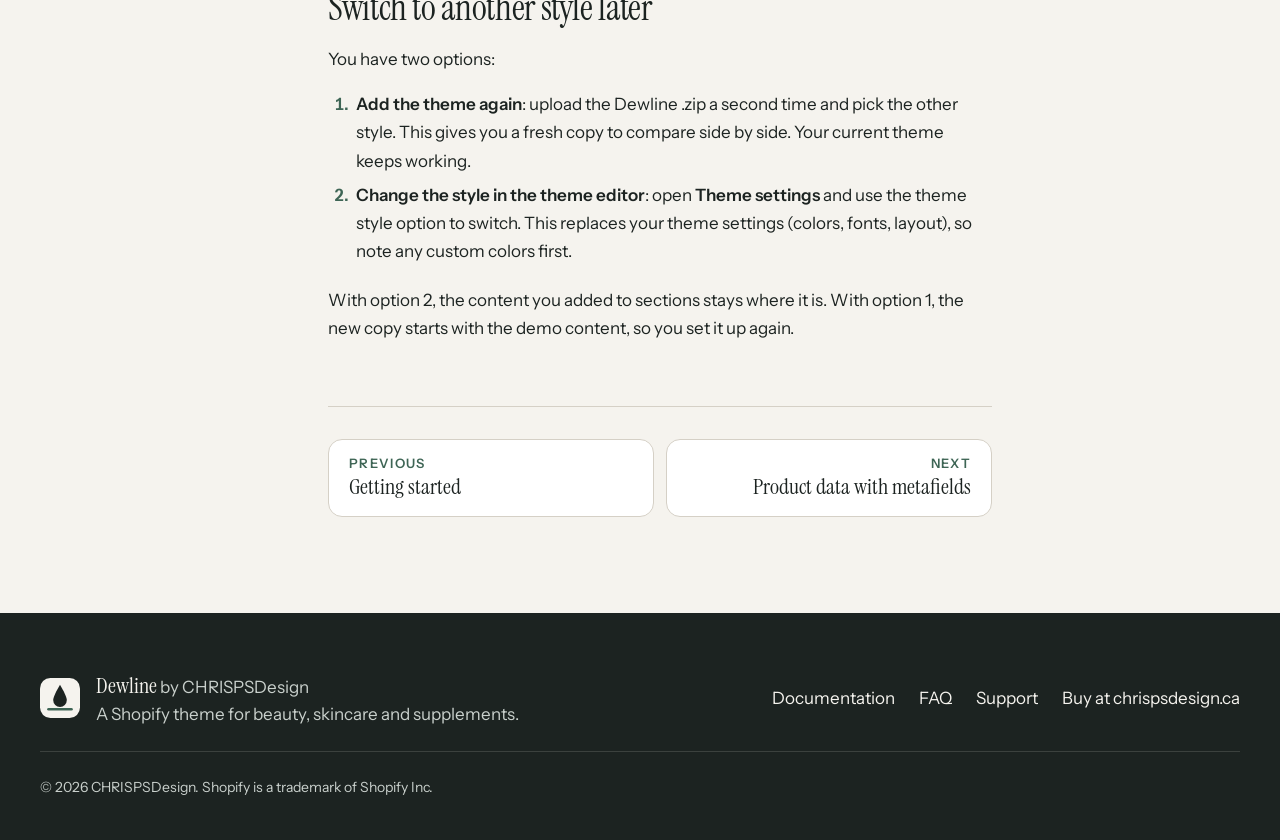
<file: docs/styles.html>
<!doctype html>
<html lang="en">
<head>
<meta charset="utf-8">
<meta name="viewport" content="width=device-width, initial-scale=1">
<title>Styles guide | Dewline docs</title>
<meta name="description" content="Dewline comes with three styles. Each style sets the colors, fonts, corner radius and button shape. Sections, templates and your content are the same in every style, so you can pick the look that fits your brand and still use every feature.">
<meta name="theme-color" content="#F5F3EE">
<link rel="icon" href="../assets/dewline-mark.svg" type="image/svg+xml">
<link rel="preload" href="../assets/fonts/instrument-serif.ttf" as="font" type="font/ttf" crossorigin>
<link rel="stylesheet" href="../assets/site.css">
</head>
<body class="page-docs">
<a class="skip" href="#main">Skip to content</a>
<header class="site-header">
  <div class="wrap site-header__bar">
    <a class="brand" href="../index.html"><img src="../assets/dewline-lockup.svg" width="126" height="32" alt="Dewline home"></a>
    <nav aria-label="Main"><ul class="site-nav"><li><a href="../docs/index.html" aria-current="page">Docs</a></li><li><a href="../faq.html">FAQ</a></li><li><a href="../support.html">Support</a></li></ul></nav>
  </div>
</header>
<main id="main" tabindex="-1">
<div class="wrap docs">
  <aside class="docs__side">
    <details class="docs__menu" open data-docs-menu>
      <summary>Documentation menu</summary>
      <nav aria-label="Documentation"><ol class="docs__list"><li><a href="getting-started.html">Getting started</a></li><li><a href="styles.html" aria-current="page">Styles guide</a></li><li><a href="product-data.html">Product data with metafields</a></li><li><a href="routine-quiz.html">Routine quiz</a></li><li><a href="ingredient-glossary.html">Ingredient glossary</a></li><li><a href="routines.html">Routines and subscriptions</a></li><li><a href="product-pages.html">Product pages</a></li><li><a href="home-page.html">Home page sections</a></li><li><a href="collections-search-cart.html">Collections, search and cart</a></li><li><a href="translations-markets.html">Translations and markets</a></li></ol></nav>
    </details>
  </aside>
  <article class="docs__main prose">
    <p class="crumbs"><a href="index.html">Docs</a> <span aria-hidden="true">/</span> Styles guide</p>
    <h1 id="styles-guide">Styles guide</h1>
<p>Dewline comes with three styles. Each style sets the colors, fonts, corner radius and button shape. Sections, templates and your content are the same in every style, so you can pick the look that fits your brand and still use every feature.</p>
<h2 id="dewline">Dewline</h2>
<p>Clean and clinical, for skincare brands.</p>
<div class="table-wrap" role="region" aria-label="Dewline: Setting, Value" tabindex="0"><table>
<thead>
<tr>
<th>Setting</th>
<th>Value</th>
</tr>
</thead>
<tbody><tr>
<td>Heading font</td>
<td>Instrument Serif</td>
</tr>
<tr>
<td>Body font</td>
<td>Instrument Sans</td>
</tr>
<tr>
<td>Heading size</td>
<td>110%</td>
</tr>
<tr>
<td>Heading letter case</td>
<td>Default</td>
</tr>
<tr>
<td>Corner radius</td>
<td>14 px</td>
</tr>
<tr>
<td>Button shape</td>
<td>Pill</td>
</tr>
</tbody></table>
</div>
<p>Color schemes:</p>
<ol>
<li><strong>Scheme 1</strong>: bone background (#F5F3EE), ink text (#1C2321), sage accent (#3E6555), ink buttons.</li>
<li><strong>Scheme 2</strong>: mist background (#E6EEE9) with deep green buttons. Good for highlight sections.</li>
<li><strong>Scheme 3</strong>: dark ink background (#1C2321) with bone text and a soft dew accent (#A8CBB9).</li>
<li><strong>Scheme 4</strong>: white background with sage buttons. Good for product grids.</li>
</ol>
<p>Best for: serums, moisturizers, cleansers and dermatologist-led brands that want a calm, trustworthy look.</p>
<h2 id="pigment">Pigment</h2>
<p>Bold color and confident type, for makeup brands.</p>
<div class="table-wrap" role="region" aria-label="Pigment: Setting, Value" tabindex="0"><table>
<thead>
<tr>
<th>Setting</th>
<th>Value</th>
</tr>
</thead>
<tbody><tr>
<td>Heading font</td>
<td>Syne Bold</td>
</tr>
<tr>
<td>Body font</td>
<td>Manrope</td>
</tr>
<tr>
<td>Heading size</td>
<td>100%</td>
</tr>
<tr>
<td>Heading letter case</td>
<td>Uppercase</td>
</tr>
<tr>
<td>Corner radius</td>
<td>4 px</td>
</tr>
<tr>
<td>Button shape</td>
<td>Square</td>
</tr>
</tbody></table>
</div>
<p>Color schemes:</p>
<ol>
<li><strong>Scheme 1</strong>: white background, near-black text (#141414), berry accent (#B3174F).</li>
<li><strong>Scheme 2</strong>: soft pink background (#FBE7EF) with berry buttons.</li>
<li><strong>Scheme 3</strong>: black background with white text and a bright pink accent (#FF7AA6).</li>
<li><strong>Scheme 4</strong>: full berry background (#B3174F) with white text and buttons.</li>
</ol>
<p>Best for: lip, eye and complexion products, shade ranges and brands with strong campaign imagery.</p>
<h2 id="tonic">Tonic</h2>
<p>Warm and earthy, for supplements and wellness brands.</p>
<div class="table-wrap" role="region" aria-label="Tonic: Setting, Value" tabindex="0"><table>
<thead>
<tr>
<th>Setting</th>
<th>Value</th>
</tr>
</thead>
<tbody><tr>
<td>Heading font</td>
<td>Gloock</td>
</tr>
<tr>
<td>Body font</td>
<td>Figtree</td>
</tr>
<tr>
<td>Heading size</td>
<td>100%</td>
</tr>
<tr>
<td>Heading letter case</td>
<td>Default</td>
</tr>
<tr>
<td>Corner radius</td>
<td>22 px</td>
</tr>
<tr>
<td>Button shape</td>
<td>Rounded</td>
</tr>
</tbody></table>
</div>
<p>Color schemes:</p>
<ol>
<li><strong>Scheme 1</strong>: oat background (#F3EDE3), dark brown text, rust accent (#8F4A17), forest green buttons (#2E3A2B).</li>
<li><strong>Scheme 2</strong>: pale green background (#E5EBD6) with forest buttons.</li>
<li><strong>Scheme 3</strong>: forest background (#2E3A2B) with oat text and a turmeric accent (#E8B07A).</li>
<li><strong>Scheme 4</strong>: cream background with rust buttons.</li>
</ol>
<p>Best for: vitamins, powders, teas and wellness rituals. Pair it with the Supplement facts block on product pages.</p>
<h2 id="settings-every-style-shares">Settings every style shares</h2>
<p>All three styles start with the same product card, cart and search settings: portrait product images, a second image on hover, star ratings, quick add, a cart drawer and a free shipping bar at 50 in your store currency. Change any of these in <strong>Theme settings</strong>.</p>
<h2 id="switch-to-another-style-later">Switch to another style later</h2>
<p>You have two options:</p>
<ol>
<li><strong>Add the theme again</strong>: upload the Dewline .zip a second time and pick the other style. This gives you a fresh copy to compare side by side. Your current theme keeps working.</li>
<li><strong>Change the style in the theme editor</strong>: open <strong>Theme settings</strong> and use the theme style option to switch. This replaces your theme settings (colors, fonts, layout), so note any custom colors first.</li>
</ol>
<p>With option 2, the content you added to sections stays where it is. With option 1, the new copy starts with the demo content, so you set it up again.</p>

    <nav class="pager" aria-label="Previous and next">
    <a class="pager__link" href="getting-started.html" rel="prev"><span>Previous</span>Getting started</a>
    <a class="pager__link pager__link--next" href="product-data.html" rel="next"><span>Next</span>Product data with metafields</a>
  </nav>
  </article>
  <aside class="docs__toc" aria-labelledby="toc-h"><p class="docs__toc-title" id="toc-h">On this page</p><ul><li><a href="#dewline">Dewline</a></li><li><a href="#pigment">Pigment</a></li><li><a href="#tonic">Tonic</a></li><li><a href="#settings-every-style-shares">Settings every style shares</a></li><li><a href="#switch-to-another-style-later">Switch to another style later</a></li></ul></aside>
</div>
</main>
<footer class="site-footer">
  <div class="wrap site-footer__inner">
    <div class="site-footer__brand">
      <img src="../assets/dewline-mark-light.svg" width="40" height="40" alt="">
      <p><strong>Dewline</strong> by CHRISPSDesign<br><span>A Shopify theme for beauty, skincare and supplements.</span></p>
    </div>
    <nav aria-label="Footer"><ul class="site-footer__links">
      <li><a href="../docs/index.html">Documentation</a></li>
      <li><a href="../faq.html">FAQ</a></li>
      <li><a href="../support.html">Support</a></li>
      <li><a href="https://chrispsdesign.ca/themes/">Buy at chrispsdesign.ca</a></li>
    </ul></nav>
    <p class="site-footer__legal">© 2026 CHRISPSDesign. Shopify is a trademark of Shopify Inc.</p>
  </div>
</footer>
<script>
  // Collapse the docs menu on narrow screens; it stays open on wide ones.
  if (window.matchMedia('(max-width: 899px)').matches) document.querySelector('[data-docs-menu]').open = false;
</script>
</body>
</html>
</file>
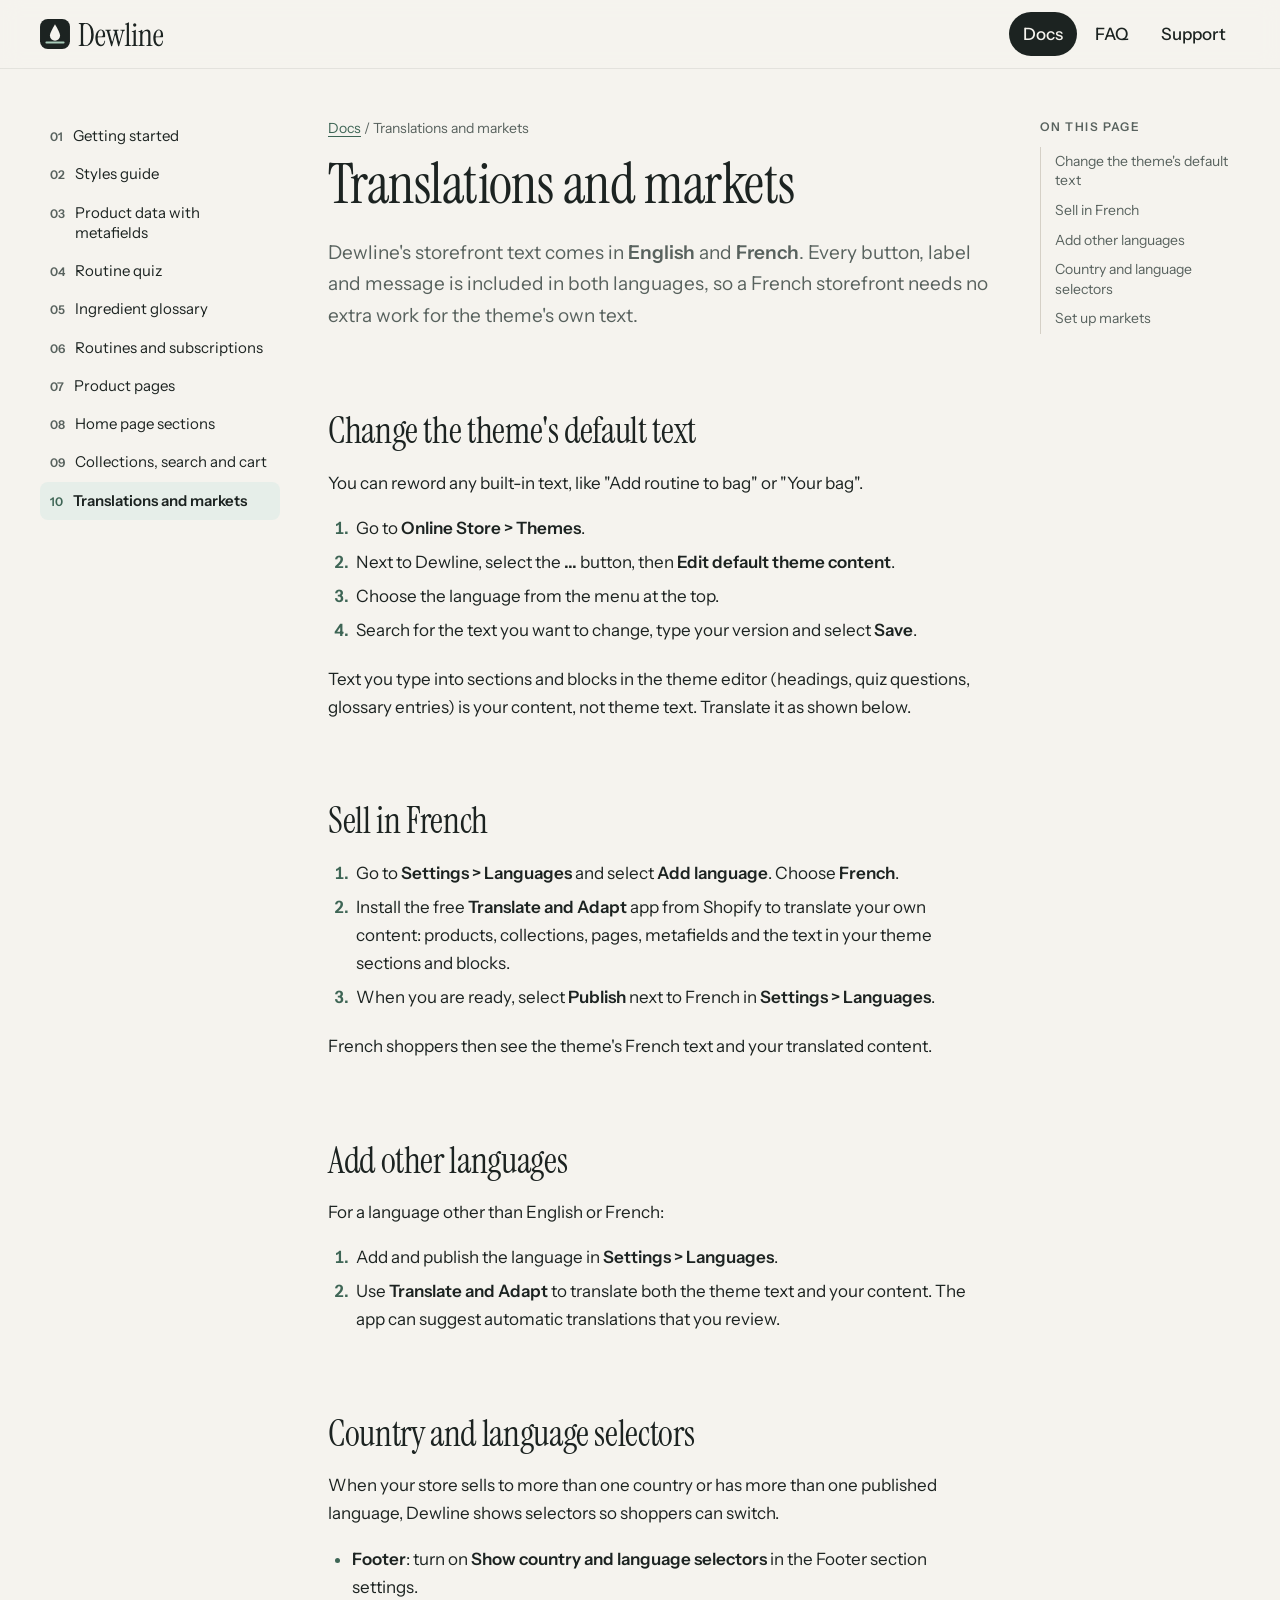
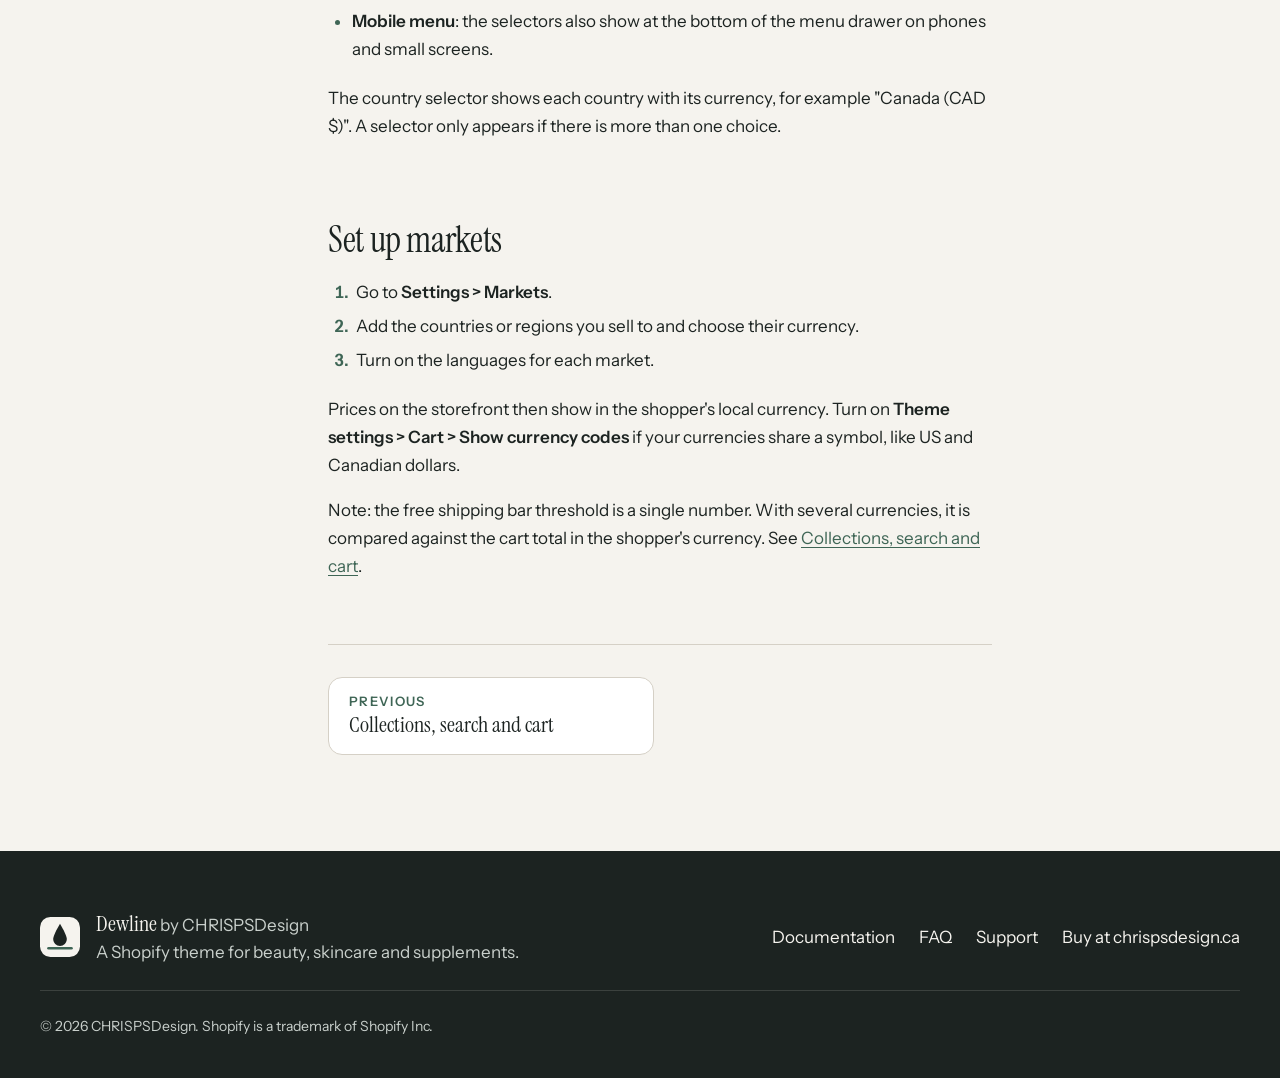
<file: docs/translations-markets.html>
<!doctype html>
<html lang="en">
<head>
<meta charset="utf-8">
<meta name="viewport" content="width=device-width, initial-scale=1">
<title>Translations and markets | Dewline docs</title>
<meta name="description" content="Dewline's storefront text comes in English and French. Every button, label and message is included in both languages, so a French storefront needs no extra work for the theme's own text.">
<meta name="theme-color" content="#F5F3EE">
<link rel="icon" href="../assets/dewline-mark.svg" type="image/svg+xml">
<link rel="preload" href="../assets/fonts/instrument-serif.ttf" as="font" type="font/ttf" crossorigin>
<link rel="stylesheet" href="../assets/site.css">
</head>
<body class="page-docs">
<a class="skip" href="#main">Skip to content</a>
<header class="site-header">
  <div class="wrap site-header__bar">
    <a class="brand" href="../index.html"><img src="../assets/dewline-lockup.svg" width="126" height="32" alt="Dewline home"></a>
    <nav aria-label="Main"><ul class="site-nav"><li><a href="../docs/index.html" aria-current="page">Docs</a></li><li><a href="../faq.html">FAQ</a></li><li><a href="../support.html">Support</a></li></ul></nav>
  </div>
</header>
<main id="main" tabindex="-1">
<div class="wrap docs">
  <aside class="docs__side">
    <details class="docs__menu" open data-docs-menu>
      <summary>Documentation menu</summary>
      <nav aria-label="Documentation"><ol class="docs__list"><li><a href="getting-started.html">Getting started</a></li><li><a href="styles.html">Styles guide</a></li><li><a href="product-data.html">Product data with metafields</a></li><li><a href="routine-quiz.html">Routine quiz</a></li><li><a href="ingredient-glossary.html">Ingredient glossary</a></li><li><a href="routines.html">Routines and subscriptions</a></li><li><a href="product-pages.html">Product pages</a></li><li><a href="home-page.html">Home page sections</a></li><li><a href="collections-search-cart.html">Collections, search and cart</a></li><li><a href="translations-markets.html" aria-current="page">Translations and markets</a></li></ol></nav>
    </details>
  </aside>
  <article class="docs__main prose">
    <p class="crumbs"><a href="index.html">Docs</a> <span aria-hidden="true">/</span> Translations and markets</p>
    <h1 id="translations-and-markets">Translations and markets</h1>
<p>Dewline&#39;s storefront text comes in <strong>English</strong> and <strong>French</strong>. Every button, label and message is included in both languages, so a French storefront needs no extra work for the theme&#39;s own text.</p>
<h2 id="change-the-theme-s-default-text">Change the theme&#39;s default text</h2>
<p>You can reword any built-in text, like &quot;Add routine to bag&quot; or &quot;Your bag&quot;.</p>
<ol>
<li>Go to <strong>Online Store &gt; Themes</strong>.</li>
<li>Next to Dewline, select the <strong>...</strong> button, then <strong>Edit default theme content</strong>.</li>
<li>Choose the language from the menu at the top.</li>
<li>Search for the text you want to change, type your version and select <strong>Save</strong>.</li>
</ol>
<p>Text you type into sections and blocks in the theme editor (headings, quiz questions, glossary entries) is your content, not theme text. Translate it as shown below.</p>
<h2 id="sell-in-french">Sell in French</h2>
<ol>
<li>Go to <strong>Settings &gt; Languages</strong> and select <strong>Add language</strong>. Choose <strong>French</strong>.</li>
<li>Install the free <strong>Translate and Adapt</strong> app from Shopify to translate your own content: products, collections, pages, metafields and the text in your theme sections and blocks.</li>
<li>When you are ready, select <strong>Publish</strong> next to French in <strong>Settings &gt; Languages</strong>.</li>
</ol>
<p>French shoppers then see the theme&#39;s French text and your translated content.</p>
<h2 id="add-other-languages">Add other languages</h2>
<p>For a language other than English or French:</p>
<ol>
<li>Add and publish the language in <strong>Settings &gt; Languages</strong>.</li>
<li>Use <strong>Translate and Adapt</strong> to translate both the theme text and your content. The app can suggest automatic translations that you review.</li>
</ol>
<h2 id="country-and-language-selectors">Country and language selectors</h2>
<p>When your store sells to more than one country or has more than one published language, Dewline shows selectors so shoppers can switch.</p>
<ul>
<li><strong>Footer</strong>: turn on <strong>Show country and language selectors</strong> in the Footer section settings.</li>
<li><strong>Mobile menu</strong>: the selectors also show at the bottom of the menu drawer on phones and small screens.</li>
</ul>
<p>The country selector shows each country with its currency, for example &quot;Canada (CAD $)&quot;. A selector only appears if there is more than one choice.</p>
<h2 id="set-up-markets">Set up markets</h2>
<ol>
<li>Go to <strong>Settings &gt; Markets</strong>.</li>
<li>Add the countries or regions you sell to and choose their currency.</li>
<li>Turn on the languages for each market.</li>
</ol>
<p>Prices on the storefront then show in the shopper&#39;s local currency. Turn on <strong>Theme settings &gt; Cart &gt; Show currency codes</strong> if your currencies share a symbol, like US and Canadian dollars.</p>
<p>Note: the free shipping bar threshold is a single number. With several currencies, it is compared against the cart total in the shopper&#39;s currency. See <a href="collections-search-cart.html">Collections, search and cart</a>.</p>

    <nav class="pager" aria-label="Previous and next">
    <a class="pager__link" href="collections-search-cart.html" rel="prev"><span>Previous</span>Collections, search and cart</a>
    <span></span>
  </nav>
  </article>
  <aside class="docs__toc" aria-labelledby="toc-h"><p class="docs__toc-title" id="toc-h">On this page</p><ul><li><a href="#change-the-theme-s-default-text">Change the theme&#39;s default text</a></li><li><a href="#sell-in-french">Sell in French</a></li><li><a href="#add-other-languages">Add other languages</a></li><li><a href="#country-and-language-selectors">Country and language selectors</a></li><li><a href="#set-up-markets">Set up markets</a></li></ul></aside>
</div>
</main>
<footer class="site-footer">
  <div class="wrap site-footer__inner">
    <div class="site-footer__brand">
      <img src="../assets/dewline-mark-light.svg" width="40" height="40" alt="">
      <p><strong>Dewline</strong> by CHRISPSDesign<br><span>A Shopify theme for beauty, skincare and supplements.</span></p>
    </div>
    <nav aria-label="Footer"><ul class="site-footer__links">
      <li><a href="../docs/index.html">Documentation</a></li>
      <li><a href="../faq.html">FAQ</a></li>
      <li><a href="../support.html">Support</a></li>
      <li><a href="https://chrispsdesign.ca/themes/">Buy at chrispsdesign.ca</a></li>
    </ul></nav>
    <p class="site-footer__legal">© 2026 CHRISPSDesign. Shopify is a trademark of Shopify Inc.</p>
  </div>
</footer>
<script>
  // Collapse the docs menu on narrow screens; it stays open on wide ones.
  if (window.matchMedia('(max-width: 899px)').matches) document.querySelector('[data-docs-menu]').open = false;
</script>
</body>
</html>
</file>
<file: assets/site.css>
@font-face { font-family: 'Instrument Serif'; src: url('fonts/instrument-serif.ttf') format('truetype'); font-weight: 400; font-style: normal; font-display: swap; }
@font-face { font-family: 'Instrument Serif'; src: url('fonts/instrument-serif-italic.ttf') format('truetype'); font-weight: 400; font-style: italic; font-display: swap; }
@font-face { font-family: 'Instrument Sans'; src: url('fonts/instrument-sans.ttf') format('truetype'); font-weight: 400 700; font-stretch: 75% 100%; font-style: normal; font-display: swap; }

:root {
  --ink: #1C2321; --bone: #F5F3EE; --sage: #3E6555; --mist: #E6EEE9; --dew: #A8CBB9;
  --surface: #ECE8E0; --muted: #58625E; --line: #D5D0C6; --white: #FFFFFF;
  --serif: 'Instrument Serif', Georgia, 'Times New Roman', serif;
  --sans: 'Instrument Sans', system-ui, -apple-system, 'Segoe UI', sans-serif;
  --wrap: 1200px; --gutter: clamp(16px, 4vw, 40px);
  --r: 14px; --r-lg: 22px;
  --shadow: 0 1px 2px rgb(28 35 33 / .06), 0 12px 32px -12px rgb(28 35 33 / .18);
}
*, *::before, *::after { box-sizing: border-box; }
html { -webkit-text-size-adjust: 100%; scroll-padding-top: 88px; }
body { margin: 0; background: var(--bone); color: var(--ink); font: 400 1.0625rem/1.65 var(--sans); -webkit-font-smoothing: antialiased; overflow-x: clip; }
img { max-width: 100%; height: auto; display: block; }
a { color: var(--sage); text-underline-offset: .2em; text-decoration-thickness: 1px; }
a:hover { color: var(--ink); }
:focus-visible { outline: 2px solid var(--sage); outline-offset: 3px; border-radius: 4px; }
main:focus { outline: none; }
h1, h2, h3 { font-family: var(--serif); font-weight: 400; line-height: 1.08; letter-spacing: -.01em; margin: 0 0 .5em; text-wrap: balance; }
h1 { font-size: clamp(2.5rem, 6vw, 4.5rem); }
h2 { font-size: clamp(2rem, 4vw, 3rem); }
h3 { font-size: clamp(1.5rem, 2.4vw, 1.875rem); }
h1 em, h2 em, h3 em { color: var(--sage); }
p { margin: 0 0 1em; }
[hidden] { display: none !important; }
.sr { position: absolute; width: 1px; height: 1px; overflow: hidden; clip: rect(0 0 0 0); white-space: nowrap; }
.wrap { width: 100%; max-width: calc(var(--wrap) + 2 * var(--gutter)); margin: 0 auto; padding: 0 var(--gutter); }
.skip { position: absolute; left: 16px; top: -100px; z-index: 10; padding: 10px 16px; background: var(--ink); color: var(--bone); border-radius: 999px; }
.skip:focus { top: 12px; color: var(--bone); }
.eyebrow { margin: 0 0 12px; font-size: .75rem; font-weight: 600; letter-spacing: .14em; text-transform: uppercase; color: var(--sage); }
.lede { font-size: clamp(1.0625rem, 1.6vw, 1.25rem); color: var(--muted); max-width: 40rem; }
.lede p:last-child { margin-bottom: 0; }

/* buttons */
.btn { display: inline-flex; align-items: center; justify-content: center; gap: 8px; min-height: 48px; padding: 12px 24px; border: 1.5px solid var(--ink); border-radius: 999px; background: var(--ink); color: var(--bone); font: 600 1rem/1.2 var(--sans); text-decoration: none; text-align: center; cursor: pointer; transition: background-color .2s, color .2s, border-color .2s; }
.btn:hover { background: var(--sage); border-color: var(--sage); color: var(--white); }
.btn--ghost { background: transparent; color: var(--ink); }
.btn--ghost:hover { background: var(--ink); border-color: var(--ink); color: var(--bone); }
.btn--light { background: var(--bone); border-color: var(--bone); color: var(--ink); }
.btn--light:hover { background: var(--dew); border-color: var(--dew); color: var(--ink); }
.link-arrow { display: inline-flex; align-items: center; gap: 6px; min-height: 44px; font-weight: 600; color: var(--ink); }
.link-arrow::after { content: '\2192'; transition: transform .2s; }
.link-arrow:hover::after { transform: translateX(3px); }

/* header + footer */
.site-header { position: sticky; top: 0; z-index: 5; background: rgb(245 243 238 / .92); backdrop-filter: saturate(1.2) blur(10px); border-bottom: 1px solid rgb(28 35 33 / .08); }
.site-header__bar { display: flex; align-items: center; justify-content: space-between; gap: 16px; min-height: 68px; }
.brand { display: inline-flex; padding: 6px 0; }
.site-nav { display: flex; gap: 4px; margin: 0; padding: 0; list-style: none; }
.site-nav a { display: inline-flex; align-items: center; min-height: 44px; padding: 0 14px; border-radius: 999px; color: var(--ink); font-weight: 500; text-decoration: none; }
.site-nav a:hover { background: var(--surface); }
.site-nav a[aria-current='page'] { background: var(--ink); color: var(--bone); }
.site-footer { margin-top: 0; background: var(--ink); color: #C9D0CC; }
.site-footer__inner { display: grid; gap: 24px; padding-top: 56px; padding-bottom: 40px; }
.site-footer__brand { display: flex; gap: 16px; align-items: center; }
.site-footer__brand p { margin: 0; line-height: 1.5; }
.site-footer__brand strong { color: var(--bone); font-family: var(--serif); font-size: 1.375rem; font-weight: 400; }
.site-footer__links { display: flex; flex-wrap: wrap; gap: 4px 24px; margin: 0; padding: 0; list-style: none; }
.site-footer__links a { display: inline-flex; align-items: center; min-height: 44px; color: var(--bone); text-decoration: none; }
.site-footer__links a:hover { color: var(--dew); text-decoration: underline; }
.site-footer__legal { margin: 0; padding-top: 24px; border-top: 1px solid rgb(245 243 238 / .14); font-size: .875rem; }
@media (min-width: 800px) {
  .site-footer__inner { grid-template-columns: 1fr auto; align-items: center; }
  .site-footer__legal { grid-column: 1 / -1; }
}

/* screenshots: a soft frame that still looks intentional while the image file is missing */
.shot { position: relative; margin: 0; overflow: hidden; border-radius: var(--r); background: linear-gradient(135deg, var(--mist), var(--surface)); box-shadow: var(--shadow); }
.shot img { width: 100%; height: auto; color: transparent; font-size: 0; }
.shot img::after { content: ''; position: absolute; inset: 0; background: linear-gradient(135deg, var(--mist), var(--surface)) center / cover; }
.shot img::before { content: ''; }
.shot--browser { padding-top: 28px; background-color: var(--white); }
.shot--browser::before { content: ''; position: absolute; top: 0; left: 0; right: 0; height: 28px; background: var(--white); box-shadow: 0 1px 0 var(--line); z-index: 1; }
.shot--browser::after { content: ''; position: absolute; top: 10px; left: 14px; width: 36px; height: 8px; background: radial-gradient(circle at 4px 4px, #E2DED6 4px, transparent 5px) 0 0 / 14px 8px repeat-x; z-index: 1; }
.shot--phone { border-radius: 32px; border: 6px solid var(--ink); }

/* hero */
.hero { padding: clamp(40px, 7vw, 96px) 0 clamp(56px, 8vw, 112px); background: radial-gradient(70% 60% at 85% 20%, rgb(168 203 185 / .35), transparent 70%), var(--bone); }
.hero__grid { display: grid; gap: 56px; align-items: center; }
.hero__logo { width: 180px; margin-bottom: 32px; }
.hero h1 { max-width: 13ch; }
.actions { display: flex; flex-wrap: wrap; gap: 12px; margin: 32px 0 28px; }
.hero__facts { display: flex; flex-wrap: wrap; gap: 8px; margin: 0; padding: 0; list-style: none; }
.hero__facts li { padding: 6px 14px; border: 1px solid var(--line); border-radius: 999px; font-size: .875rem; color: var(--muted); background: rgb(255 255 255 / .5); }
.hero__media { position: relative; padding-bottom: 40px; }
.hero__phone { position: absolute; right: -8px; bottom: 0; width: 21%; min-width: 88px; border-width: 5px; border-radius: 24px; }
@media (min-width: 1000px) {
  .hero__grid { grid-template-columns: minmax(0, 5fr) minmax(0, 6fr); }
  .hero__media { margin-right: calc(-1 * min(var(--gutter), 40px)); }
}

/* sections */
.section { padding: clamp(64px, 9vw, 120px) 0; }
.section-tight { padding-top: 48px; padding-bottom: clamp(64px, 8vw, 104px); }
.section--mist { background: var(--mist); }
.section__head { max-width: 44rem; margin-bottom: clamp(32px, 5vw, 56px); }

/* styles */
.styles { display: grid; gap: 24px; margin: 0; padding: 0; list-style: none; }
.style { display: grid; overflow: hidden; border-radius: var(--r-lg); background: var(--white); border: 1px solid rgb(28 35 33 / .08); }
.style .shot { border-radius: 0; box-shadow: none; }
.style__body { padding: 24px 24px 28px; }
.style__body p { color: var(--muted); }
.style__for { margin: 0 0 4px; font-size: .75rem; font-weight: 600; letter-spacing: .12em; text-transform: uppercase; color: var(--sage) !important; }
.style__name { margin: 0 0 8px; font-size: 2.25rem; }
.style--pigment .style__name { font-family: var(--sans); font-weight: 700; font-stretch: 80%; text-transform: uppercase; letter-spacing: .02em; font-size: 2rem; }
.style--tonic .style__name { font-style: italic; }
.style__fonts { margin: 0; font-size: .875rem; }
.swatches { display: flex; gap: 8px; margin: 16px 0; padding: 0; list-style: none; }
.swatches li { width: 32px; height: 32px; border-radius: 50%; background: var(--c); box-shadow: inset 0 0 0 1px rgb(28 35 33 / .14); }
@media (min-width: 800px) { .styles { grid-template-columns: repeat(3, minmax(0, 1fr)); } }

/* signature features */
.features { display: grid; gap: clamp(56px, 8vw, 104px); }
.feature { display: grid; gap: 32px; align-items: center; }
.feature__body p { color: var(--muted); max-width: 34rem; }
.feature__media { display: flex; justify-content: center; }
.feature__media .shot--phone { width: min(260px, 64%); }
.feature__media .shot--browser { width: 100%; }
.ticks { display: grid; gap: 10px; margin: 0 0 20px; padding: 0; list-style: none; }
.ticks li { display: flex; gap: 10px; align-items: flex-start; }
.drop { flex: none; width: 18px; height: 18px; margin-top: .25em; fill: var(--sage); }
@media (min-width: 900px) {
  .feature { grid-template-columns: minmax(0, 7fr) minmax(0, 5fr); gap: 64px; }
  .feature--flip .feature__media { order: 2; }
  .feature--flip { grid-template-columns: minmax(0, 5fr) minmax(0, 7fr); }
}

/* feature list */
.feature-list { display: grid; gap: 8px 32px; margin: 0; padding: 0; list-style: none; }
.feature-list li { display: flex; gap: 14px; padding: 20px 0; border-top: 1px solid var(--line); }
.feature-list h3 { margin: 0 0 4px; font-family: var(--sans); font-size: 1.0625rem; font-weight: 600; letter-spacing: 0; line-height: 1.4; }
.feature-list p { margin: 0; color: var(--muted); font-size: .9375rem; }
@media (min-width: 640px) { .feature-list { grid-template-columns: repeat(2, minmax(0, 1fr)); } }
@media (min-width: 1000px) { .feature-list { grid-template-columns: repeat(4, minmax(0, 1fr)); } }

/* CTA */
.cta { padding: clamp(72px, 10vw, 128px) 0; background: radial-gradient(60% 80% at 50% 0%, rgb(168 203 185 / .22), transparent 70%), var(--ink); color: #C9D0CC; text-align: center; }
.cta__inner { display: grid; justify-items: center; }
.cta img { margin-bottom: 24px; }
.cta h2 { color: var(--bone); }
.cta h2 em { color: var(--dew); }
.cta p { max-width: 32rem; margin-bottom: 32px; }

/* cards */
.help, .card-grid { display: grid; gap: 16px; margin: 0; padding: 0; list-style: none; }
@media (min-width: 700px) { .help { grid-template-columns: repeat(3, minmax(0, 1fr)); } .card-grid { grid-template-columns: repeat(2, minmax(0, 1fr)); } }
@media (min-width: 1000px) { .card-grid { grid-template-columns: repeat(3, minmax(0, 1fr)); } }
.card { display: grid; align-content: start; gap: 8px; height: 100%; padding: 28px; border-radius: var(--r); background: var(--white); border: 1px solid rgb(28 35 33 / .08); color: var(--ink); text-decoration: none; transition: border-color .2s, transform .2s, box-shadow .2s; }
.card:hover { color: var(--ink); border-color: var(--sage); box-shadow: var(--shadow); transform: translateY(-2px); }
.card__num { font-size: .8125rem; font-weight: 600; color: var(--sage); letter-spacing: .08em; }
.card__title { font-family: var(--serif); font-size: 1.625rem; line-height: 1.15; }
.card__text { color: var(--muted); font-size: .9375rem; }
.help-strip { margin-top: 40px; padding: 20px 24px; border-radius: var(--r); background: var(--mist); }
.help-strip p { margin: 0; }

/* page hero (docs index, FAQ, support) */
.page-hero { padding: clamp(48px, 7vw, 88px) 0 clamp(24px, 3vw, 40px); background: radial-gradient(60% 90% at 90% 0%, rgb(168 203 185 / .3), transparent 70%), var(--bone); }
.page-hero h1 { font-size: clamp(2.5rem, 5.5vw, 4rem); }

/* docs */
.docs { display: grid; gap: 24px; padding-top: 32px; padding-bottom: 96px; }
.docs__menu { border: 1px solid var(--line); border-radius: var(--r); background: var(--white); }
.docs__menu summary { display: flex; align-items: center; justify-content: space-between; min-height: 48px; padding: 0 16px; font-weight: 600; cursor: pointer; }
.docs__list { margin: 0; padding: 4px 8px 12px; list-style: none; counter-reset: doc; }
.docs__list li { counter-increment: doc; }
.docs__list a { display: flex; gap: 10px; align-items: baseline; padding: 9px 10px; border-radius: 8px; color: var(--ink); text-decoration: none; line-height: 1.35; font-size: .9375rem; }
.docs__list a::before { content: counter(doc, decimal-leading-zero); font-size: .75rem; font-weight: 600; color: var(--muted); }
.docs__list a:hover { background: var(--bone); }
.docs__list a[aria-current='page'] { background: var(--mist); color: var(--ink); font-weight: 600; }
.docs__list a[aria-current='page']::before { color: var(--sage); }
.docs__toc { display: none; }
.docs__toc-title { margin: 0 0 10px; font-size: .75rem; font-weight: 600; letter-spacing: .12em; text-transform: uppercase; color: var(--muted); }
.docs__toc ul { margin: 0; padding: 0; list-style: none; border-left: 1px solid var(--line); }
.docs__toc a { display: block; padding: 5px 0 5px 14px; color: var(--muted); text-decoration: none; font-size: .875rem; line-height: 1.4; }
.docs__toc a:hover { color: var(--ink); }
.crumbs { font-size: .875rem; color: var(--muted); }
@media (min-width: 900px) {
  .docs { grid-template-columns: 240px minmax(0, 1fr); gap: 48px; padding-top: 48px; }
  .docs__side { position: sticky; top: 92px; align-self: start; }
  .docs__menu { border: 0; background: none; }
  .docs__menu summary { display: none; }
  .docs__list { padding: 0; }
}
@media (min-width: 1240px) {
  .docs { grid-template-columns: 240px minmax(0, 1fr) 200px; }
  .docs__toc { display: block; position: sticky; top: 92px; align-self: start; }
}

/* prose */
.prose { min-width: 0; max-width: 46rem; }
.prose h1 { font-size: clamp(2.5rem, 5vw, 3.5rem); margin-bottom: .4em; }
.prose h1 + p { font-size: 1.1875rem; color: var(--muted); }
.prose h2 { font-size: clamp(1.75rem, 3vw, 2.25rem); margin-top: 2em; padding-top: .25em; }
.prose h3 { font-family: var(--sans); font-size: 1.1875rem; font-weight: 600; letter-spacing: 0; line-height: 1.35; margin-top: 2em; }
.prose ul, .prose ol { padding-left: 1.4em; margin: 0 0 1.25em; }
.prose li { margin: .35em 0; }
.prose li::marker { color: var(--sage); font-weight: 600; }
.prose ol > li { padding-left: .25em; }
.prose code { padding: .1em .4em; border-radius: 6px; background: var(--surface); font: .875em/1.4 ui-monospace, 'SF Mono', Menlo, Consolas, monospace; overflow-wrap: anywhere; }
.prose pre { margin: 0 0 1.5em; padding: 18px 20px; border-radius: var(--r); background: var(--ink); color: var(--bone); overflow-x: auto; }
.prose pre code { padding: 0; background: none; font-size: .875rem; line-height: 1.7; overflow-wrap: normal; white-space: pre; }
.prose strong { font-weight: 600; }
.table-wrap { margin: 0 0 1.5em; overflow-x: auto; border: 1px solid var(--line); border-radius: var(--r); background: var(--white); }
.prose table { width: 100%; border-collapse: collapse; font-size: .9375rem; line-height: 1.5; }
.prose th, .prose td { padding: 12px 16px; text-align: left; vertical-align: top; border-bottom: 1px solid var(--line); }
.prose th { background: var(--bone); font-weight: 600; white-space: nowrap; }
.prose tr:last-child td { border-bottom: 0; }
.prose td code { white-space: nowrap; overflow-wrap: normal; }
.pager { display: grid; gap: 12px; margin-top: 64px; padding-top: 32px; border-top: 1px solid var(--line); }
.pager__link { display: grid; gap: 2px; padding: 16px 20px; border: 1px solid var(--line); border-radius: var(--r); background: var(--white); color: var(--ink); text-decoration: none; font-family: var(--serif); font-size: 1.375rem; line-height: 1.2; }
.pager__link span { font-family: var(--sans); font-size: .8125rem; font-weight: 600; letter-spacing: .1em; text-transform: uppercase; color: var(--sage); }
.pager__link:hover { border-color: var(--sage); color: var(--ink); }
.pager__link--next { text-align: right; }
@media (min-width: 640px) { .pager { grid-template-columns: 1fr 1fr; } }

/* FAQ */
.faq { display: grid; gap: 40px; }
.faq__toc ol { margin: 0; padding-left: 1.9em; display: grid; gap: 6px; font-size: .9375rem; }
.faq__toc a { color: var(--ink); text-decoration: none; }
.faq__toc a:hover { text-decoration: underline; }
.faq__toc li::marker { color: var(--muted); font-size: .8125rem; }
.faq__item { padding: 32px 0; border-top: 1px solid var(--line); }
.faq__item h2 { font-size: clamp(1.5rem, 2.6vw, 2rem); margin-bottom: .6em; }
.faq__item .prose p:last-child { margin-bottom: 0; }
@media (min-width: 960px) {
  .faq { grid-template-columns: 300px minmax(0, 1fr); gap: 64px; }
  .faq__toc { position: sticky; top: 92px; align-self: start; max-height: calc(100vh - 120px); overflow: auto; }
}

/* support */
.support { display: grid; gap: 40px; }
.form { display: grid; gap: 20px; padding: clamp(24px, 4vw, 40px); border-radius: var(--r-lg); background: var(--white); border: 1px solid rgb(28 35 33 / .08); }
.form__title { font-size: 2rem; margin: 0; }
.form__note { margin: -8px 0 0; color: var(--muted); font-size: .9375rem; }
.field { display: grid; gap: 6px; }
.field label { font-weight: 600; }
.optional { font-weight: 400; color: var(--muted); }
.field__hint { margin: 0; font-size: .875rem; color: var(--muted); }
.field input, .field select, .field textarea { width: 100%; min-height: 48px; padding: 12px 14px; border: 1.5px solid #8E968F; border-radius: 10px; background: var(--white); color: var(--ink); font: inherit; }
.field textarea { resize: vertical; min-height: 160px; }
.field select { appearance: none; padding-right: 40px; background: var(--white) url("data:image/svg+xml,%3Csvg xmlns='http://www.w3.org/2000/svg' width='12' height='8' viewBox='0 0 12 8'%3E%3Cpath d='M1 1l5 5 5-5' stroke='%231C2321' stroke-width='1.6' fill='none'/%3E%3C/svg%3E") no-repeat right 16px center; }
.field input[type='file'] { padding: 10px; }
.field input:focus-visible, .field select:focus-visible, .field textarea:focus-visible { outline: 2px solid var(--sage); outline-offset: 1px; border-color: var(--sage); }
.field [aria-invalid='true'] { border-color: #A3361F; }
.field__error { margin: 0; color: #A3361F; font-size: .9375rem; font-weight: 500; }
.field__error::before { content: '! '; font-weight: 700; }
.form .btn { justify-self: start; }
.hp { position: absolute; left: -10000px; width: 1px; height: 1px; overflow: hidden; }
.notice { padding: 32px; border-radius: var(--r-lg); background: var(--mist); border: 1px solid var(--dew); }
.notice:focus { outline: none; }
.notice h2 { font-size: 2rem; }
.notice p:last-child { margin: 0; }
.support__side h2 { font-size: 1.75rem; }
.steps { margin: 0 0 32px; padding-left: 1.3em; display: grid; gap: 10px; }
.steps li::marker { color: var(--sage); font-weight: 600; }
.support__card { padding: 24px; border-radius: var(--r); background: var(--ink); color: #C9D0CC; }
.support__card p:last-child { margin: 0; font-size: .9375rem; }
.support__big { margin: 0 0 8px; font-family: var(--serif); font-size: 2rem; line-height: 1.1; color: var(--bone); }
@media (min-width: 960px) { .support { grid-template-columns: minmax(0, 7fr) minmax(0, 4fr); gap: 64px; } .support__side { position: sticky; top: 92px; align-self: start; } }

@media (max-width: 480px) {
  .site-nav a { padding: 0 10px; }
  .actions .btn { width: 100%; }
}
@media (prefers-reduced-motion: reduce) { *, *::before, *::after { transition: none !important; scroll-behavior: auto !important; } }
</file>
